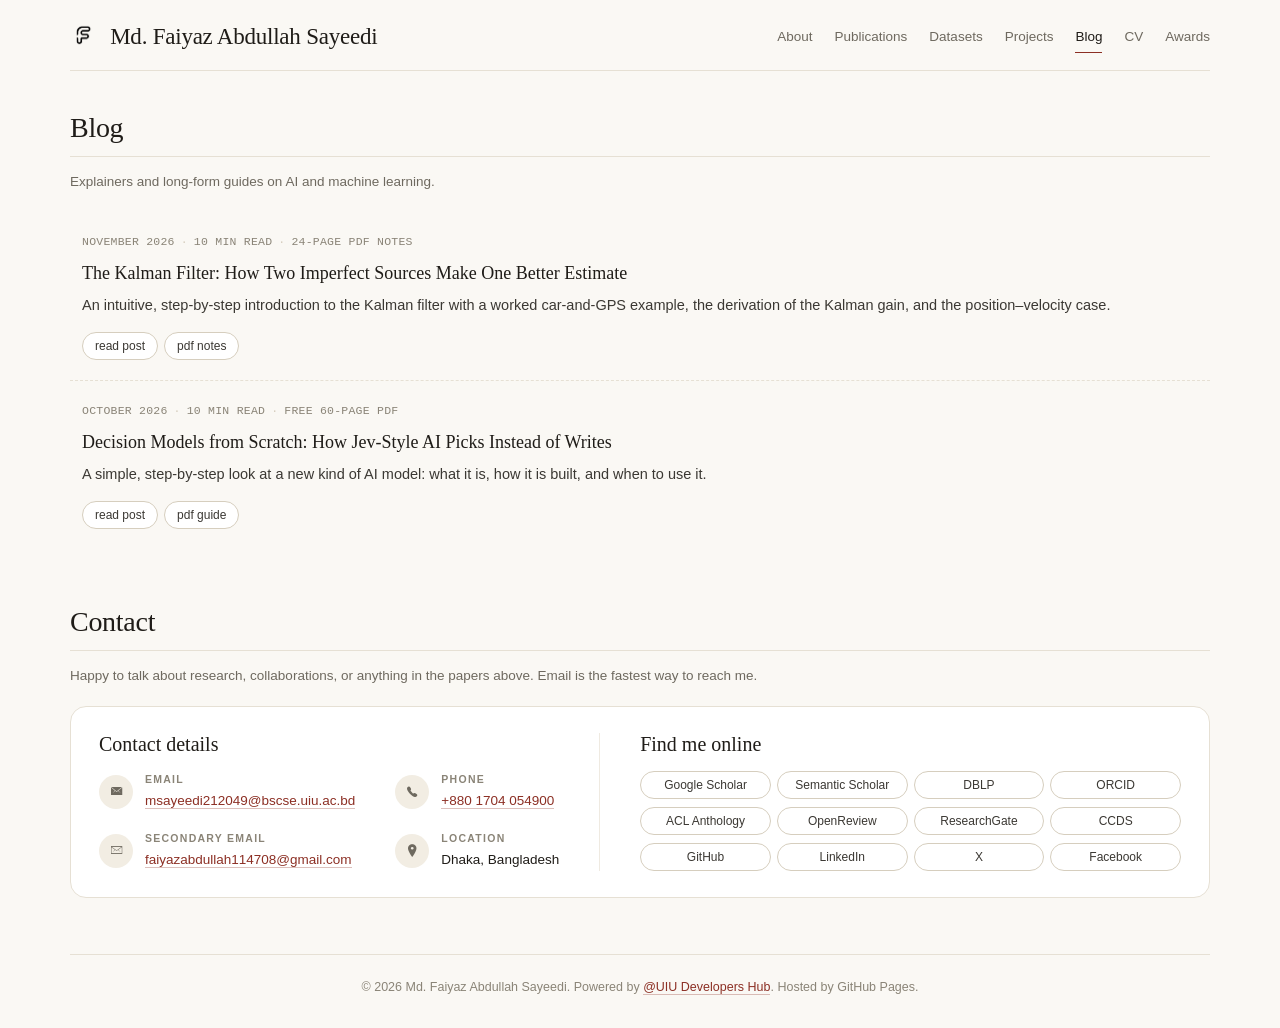
<file: blog/index.html>
<!DOCTYPE html>
<html lang="en">

<head>
    <meta charset="UTF-8">
    <meta name="viewport" content="width=device-width, initial-scale=1">
    <!-- security: load scripts, styles and fonts only from this site and the services listed -->
    <meta http-equiv="Content-Security-Policy"
        content="default-src 'self'; script-src 'self'; style-src 'self' 'unsafe-inline' https://fonts.googleapis.com; font-src 'self' https://fonts.gstatic.com; img-src 'self' data: https:; form-action 'self'; object-src 'none'; base-uri 'self'">
    <title>Md. Faiyaz Abdullah Sayeedi - Blog</title>
    <meta name="description" content="Blog posts and long-form guides by Md. Faiyaz Abdullah Sayeedi.">
    <link rel="icon" type="image/png" href="../img/icon.png">

    <!-- css -->
    <link rel="stylesheet" href="../css/bootstrap.min.css">
    <link rel="stylesheet" href="../css/ionicons.min.css">
    <link rel="stylesheet" href="../css/pace.css">
    <link rel="stylesheet" href="../css/custom.css">

    <!-- js -->
    <script src="../js/pace.min.js"></script>
</head>

<body class="graph-paper">

    <!-- header -->
    <div class="container">
        <header id="site-header">
            <a class="site-brand" href="../index.html">
                <img src="../img/icon.png" alt="" class="logo-icon">
                Md. Faiyaz Abdullah <span>Sayeedi</span>
            </a>
            <nav class="site-nav" aria-label="Main">
                <ul>
                    <li><a href="../index.html">About</a></li>
                    <li><a href="../publications.html">Publications</a></li>
                    <li><a href="../datasets.html">Datasets</a></li>
                    <li><a href="../projects.html">Projects</a></li>
                    <li><span class="current">Blog</span></li>
                    <li><a href="../curriculumvita.html">CV</a></li>
                    <li><a href="../honor_achievement.html">Awards</a></li>
                </ul>
            </nav>
            <button type="button" id="trigger-overlay" class="menu-toggle" aria-label="Open menu"
                aria-controls="site-menu" aria-expanded="false">
                <span class="ion-navicon"></span>
            </button>
        </header>
    </div>

    <div class="content-body">
        <div class="container">
            <h2 class="section-title">Blog</h2>
            <p class="section-note">Explainers and long-form guides on AI and machine learning.</p>

            <ul class="blog-list">
                <li class="blog-card">
                    <p class="blog-meta">November 2026<span class="dot">&middot;</span>10 min read<span class="dot">&middot;</span>24-page PDF notes</p>
                    <h3 class="blog-card-title"><a href="kalman-filter.html">The Kalman Filter: How Two Imperfect Sources Make One Better Estimate</a></h3>
                    <p class="blog-excerpt">An intuitive, step-by-step introduction to the Kalman filter with a worked car-and-GPS example, the derivation of the Kalman gain, and the position–velocity case.</p>
                    <ul class="pub-links">
                        <li><a href="kalman-filter.html">read post</a></li>
                        <li><a href="Kalman_Filter_Notes.pdf" target="_blank" rel="noopener">pdf notes</a></li>
                    </ul>
                </li>
                <li class="blog-card">
                    <p class="blog-meta">October 2026<span class="dot">&middot;</span>10 min read<span class="dot">&middot;</span>Free 60-page PDF</p>
                    <h3 class="blog-card-title"><a href="decision-models-from-scratch.html">Decision Models from Scratch: How Jev-Style AI Picks Instead of Writes</a></h3>
                    <p class="blog-excerpt">A simple, step-by-step look at a new kind of AI model: what it is, how it is built, and when to use it.</p>
                    <ul class="pub-links">
                        <li><a href="decision-models-from-scratch.html">read post</a></li>
                        <li><a href="Decision_Models_from_Scratch.pdf" target="_blank" rel="noopener">pdf guide</a></li>
                    </ul>
                </li>
            </ul>
        </div>

        <div class="container">
            <!-- Contact -->
            <div class="row">
                <div class="col-md-12 section" id="contact">
                    <h2 class="section-title">Contact</h2>
                    <p class="section-note">Happy to talk about research, collaborations, or anything in the papers above.
                        Email is the fastest way to reach me.</p>

                    <div class="contact-block">
                        <div class="contact-panel contact-wide">
                            <div class="contact-col">
                                <h3>Contact details</h3>
                                <ul class="contact-details">
                                    <li>
                                        <span class="ci ion-ios-email"></span>
                                        <span>
                                            <span class="cd-label">Email</span>
                                            <span class="cd-value"><a href="mailto:msayeedi212049@bscse.uiu.ac.bd">msayeedi212049@bscse.uiu.ac.bd</a></span>
                                        </span>
                                    </li>
                                    <li>
                                        <span class="ci ion-ios-email-outline"></span>
                                        <span>
                                            <span class="cd-label">Secondary email</span>
                                            <span class="cd-value"><a href="mailto:faiyazabdullah114708@gmail.com">faiyazabdullah114708@gmail.com</a></span>
                                        </span>
                                    </li>
                                    <li>
                                        <span class="ci ion-ios-telephone"></span>
                                        <span>
                                            <span class="cd-label">Phone</span>
                                            <span class="cd-value"><a href="tel:+8801704054900">+880 1704 054900</a></span>
                                        </span>
                                    </li>
                                    <li>
                                        <span class="ci ion-ios-location"></span>
                                        <span>
                                            <span class="cd-label">Location</span>
                                            <span class="cd-value">Dhaka, Bangladesh</span>
                                        </span>
                                    </li>
                                </ul>
                            </div>
                            <div class="contact-col contact-col-online">
                                <h3>Find me online</h3>
                                <ul class="profile-links">
                                    <li><a href="https://scholar.google.com/citations?user=gLTfVpwAAAAJ&hl=en" target="_blank" rel="noopener">Google Scholar</a></li>
                                    <li><a href="https://www.semanticscholar.org/author/Md.-Faiyaz-Abdullah-Sayeedi/2248826908" target="_blank" rel="noopener">Semantic Scholar</a></li>
                                    <li><a href="https://dblp.org/pid/374/6271.html" target="_blank" rel="noopener">DBLP</a></li>
                                    <li><a href="https://orcid.org/0009-0007-3079-7806" target="_blank" rel="noopener">ORCID</a></li>
                                    <li><a href="https://aclanthology.org/people/md-faiyaz-abdullah-sayeedi/" target="_blank" rel="noopener">ACL Anthology</a></li>
                                    <li><a href="https://openreview.net/profile?id=%7EMd._Faiyaz_Abdullah_Sayeedi1" target="_blank" rel="noopener">OpenReview</a></li>
                                    <li><a href="https://www.researchgate.net/profile/Md-Sayeedi" target="_blank" rel="noopener">ResearchGate</a></li>
                                    <li><a href="https://ccds.ai/people/faiyaz-abdullah-sayeedi" target="_blank" rel="noopener">CCDS</a></li>
                                    <li><a href="https://github.com/faiyazabdullah" target="_blank" rel="noopener">GitHub</a></li>
                                    <li><a href="https://www.linkedin.com/in/mdfaiyazabdullahsayeedi/" target="_blank" rel="noopener">LinkedIn</a></li>
                                    <li><a href="https://x.com/MFaiyazAS" target="_blank" rel="noopener">X</a></li>
                                    <li><a href="https://www.facebook.com/faiyazabdullah336908" target="_blank" rel="noopener">Facebook</a></li>
                                </ul>
                            </div>
                        </div>
                    </div>
                </div>
            </div>
        </div>

    </div>

    <!-- footer -->
    <footer id="site-footer">
        <div class="container">
            <p class="copyright">&copy; 2026 Md. Faiyaz Abdullah Sayeedi. Powered by <a
                href="https://github.com/UIU-Developers-Hub">@UIU Developers Hub</a>. Hosted by GitHub Pages.</p>
        </div>
    </footer>

    <button type="button" id="back-to-top" aria-label="Back to top"><span class="ion-chevron-up"></span></button>

    <!-- mobile menu -->
    <div class="overlay" id="site-menu">
        <button type="button" class="overlay-close" aria-label="Close menu"><span class="ion-ios-close-empty"></span></button>
        <nav aria-label="Mobile">
            <ul>
                <li><a href="../index.html">About</a></li>
                <li><a href="../publications.html">Publications</a></li>
                <li><a href="../datasets.html">Datasets</a></li>
                <li><a href="../projects.html">Projects</a></li>
                <li><span class="current">Blog</span></li>
                <li><a href="../curriculumvita.html">CV</a></li>
                <li><a href="../honor_achievement.html">Awards</a></li>
            </ul>
        </nav>
    </div>

    <script src="../js/script.js"></script>
</body>

</html>
</file>
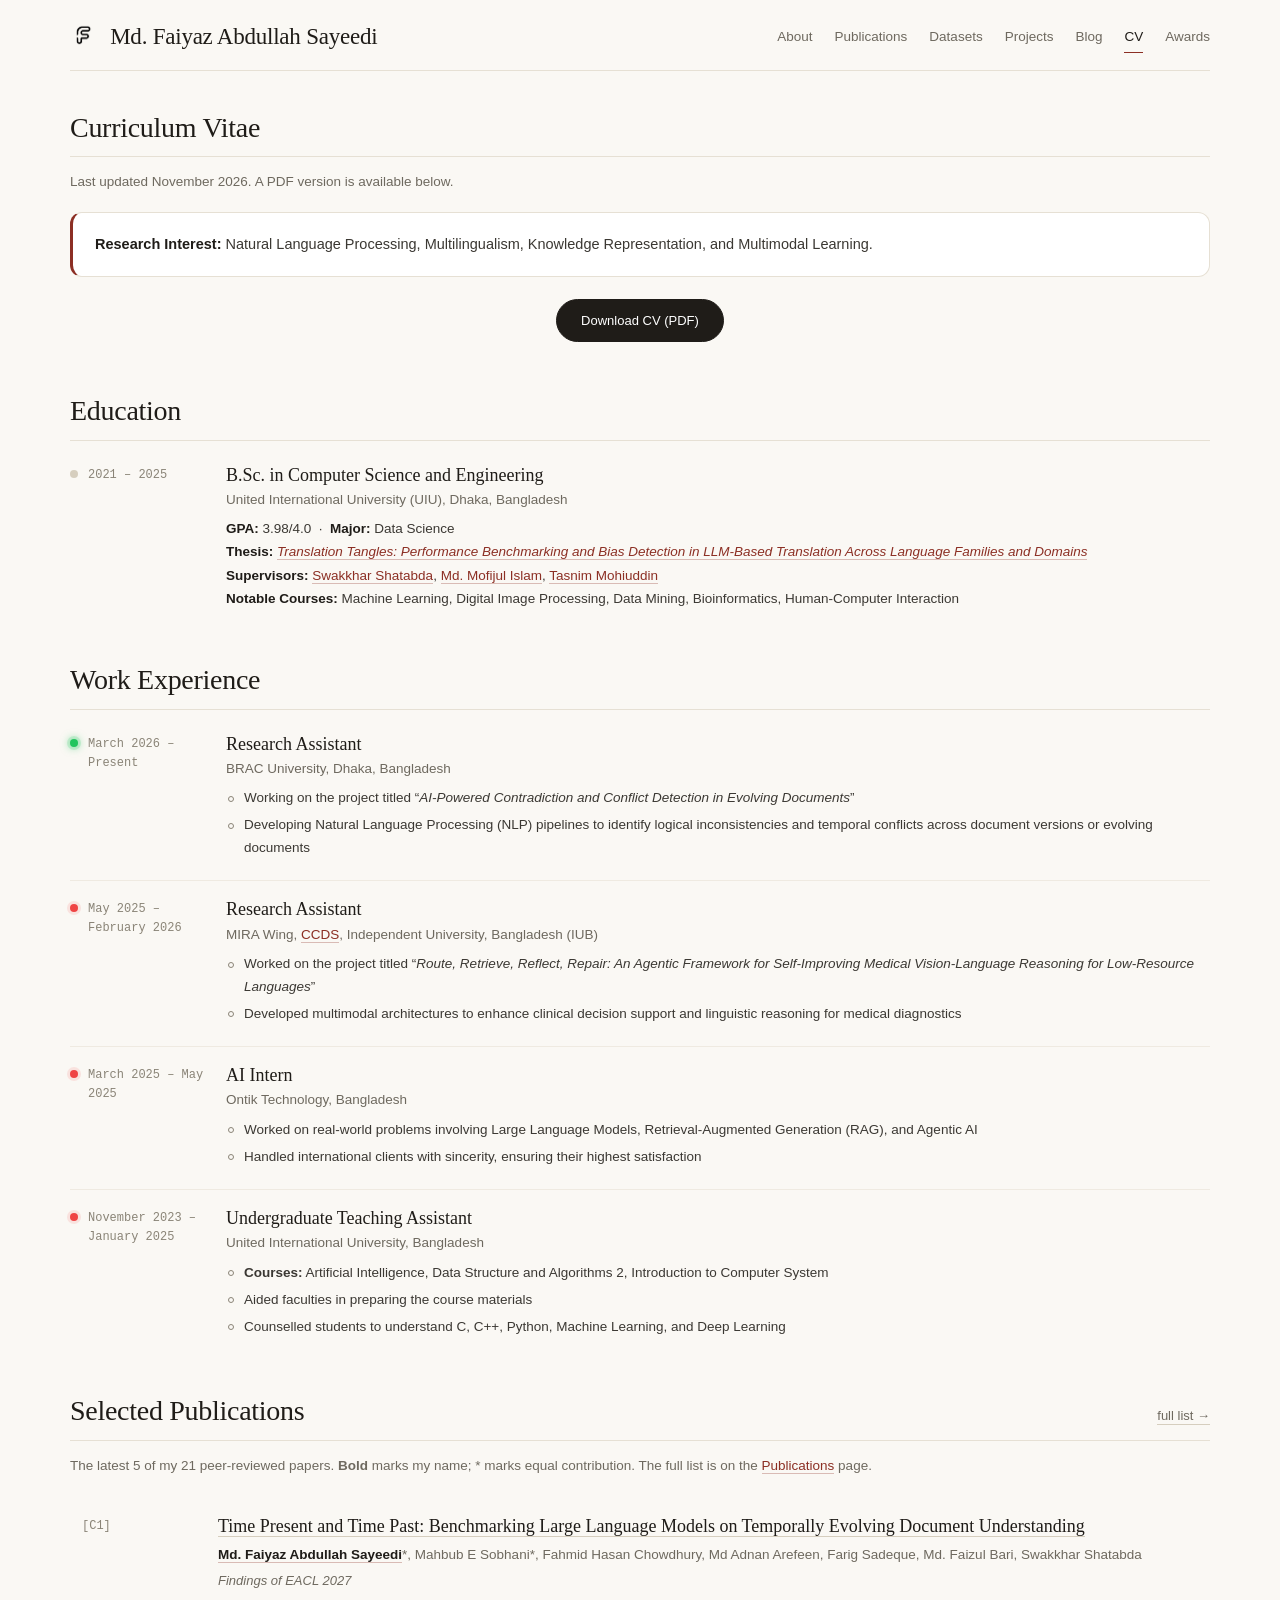
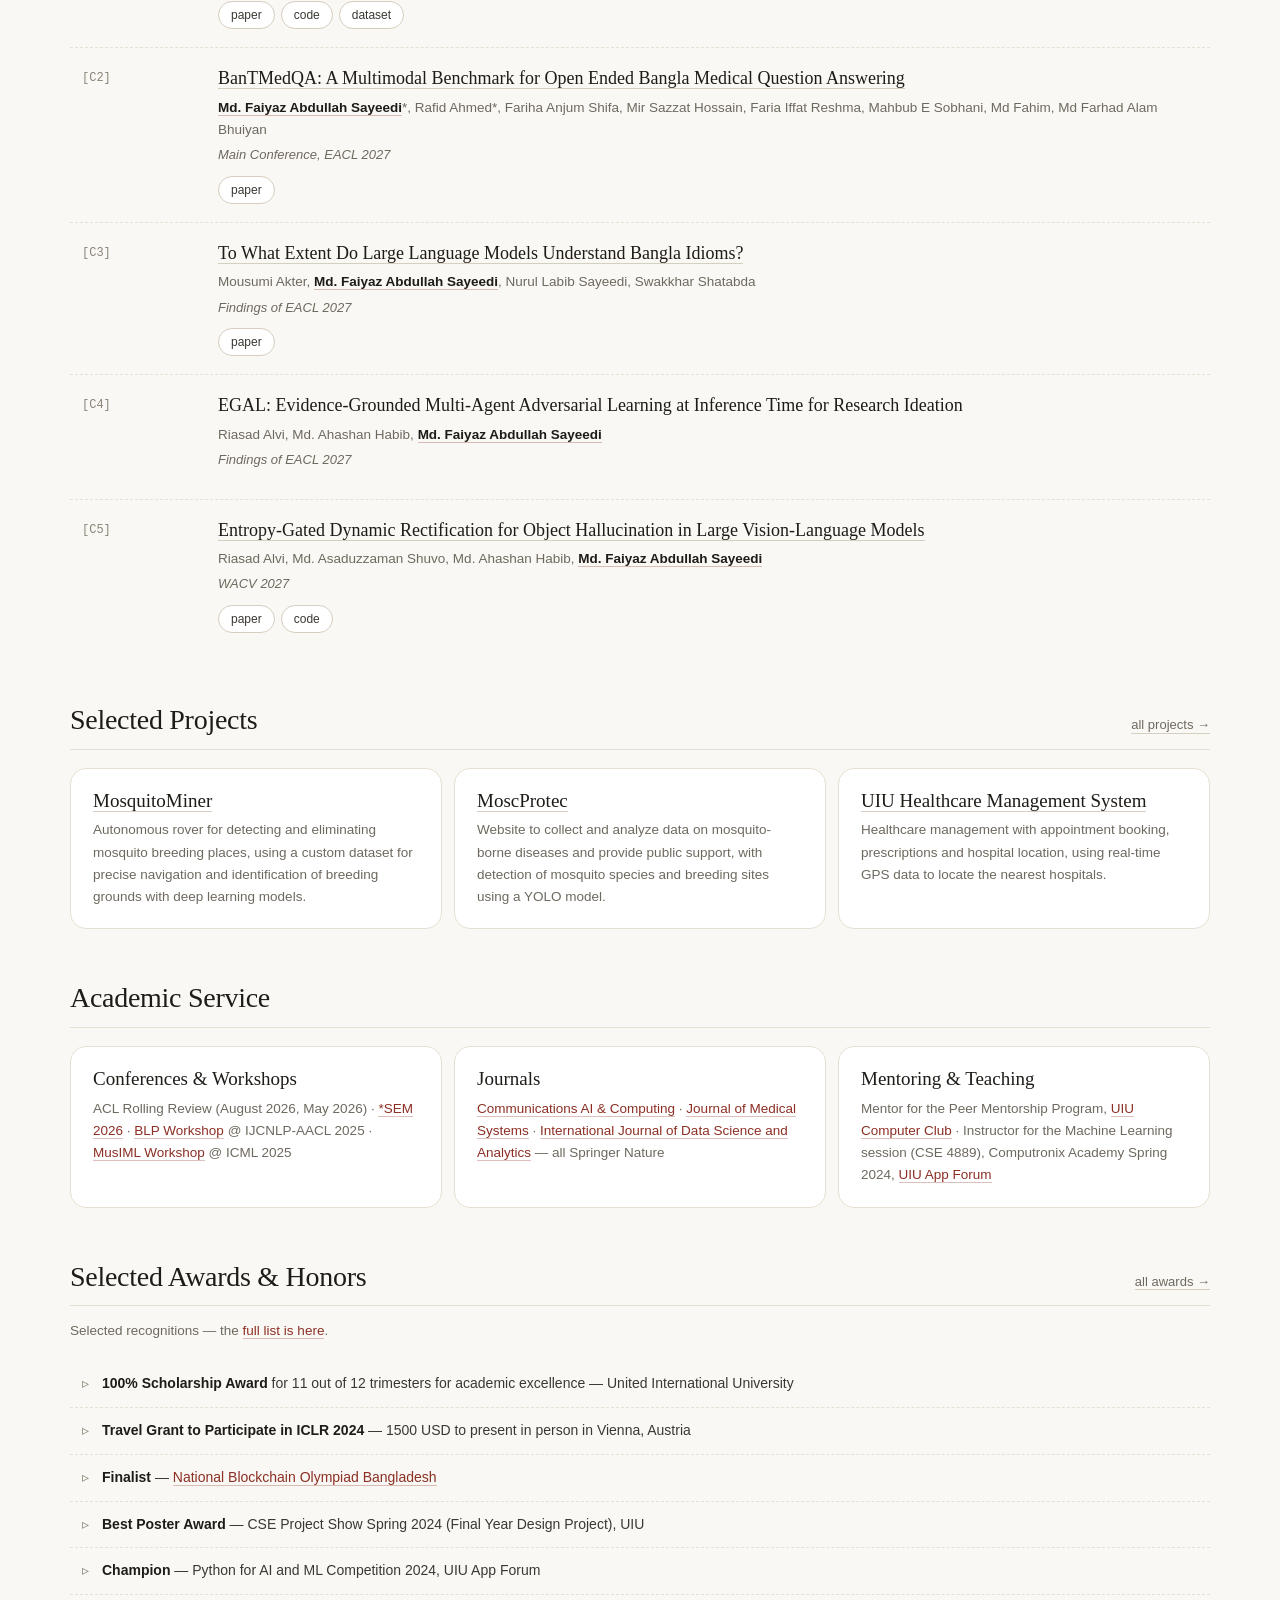
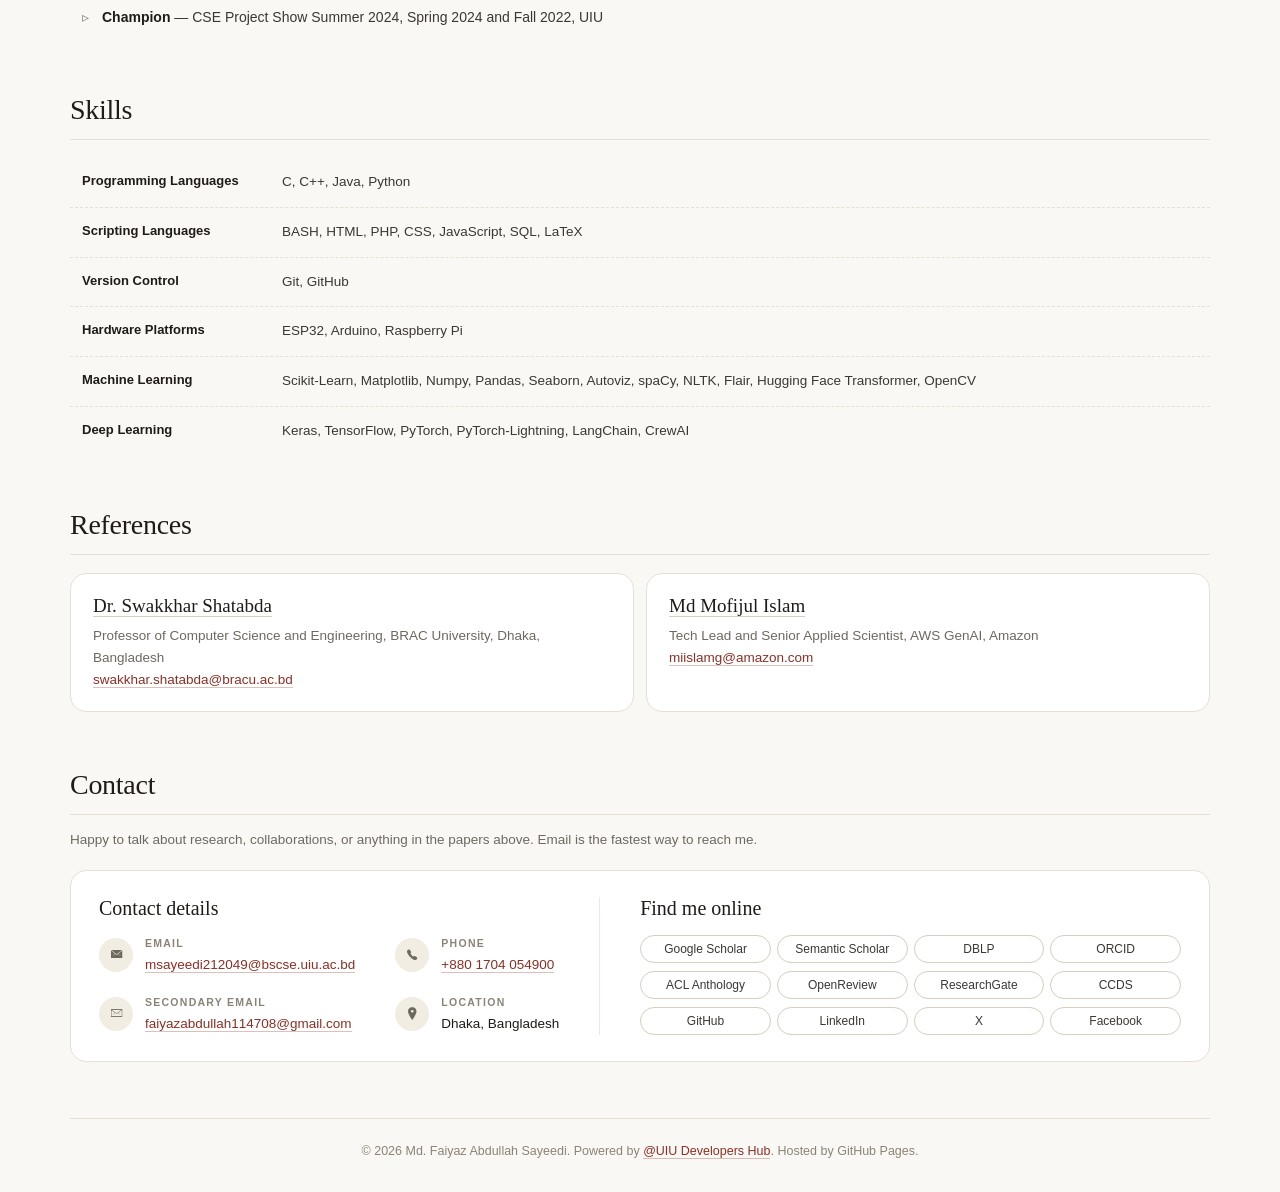
<file: curriculumvita.html>
<!DOCTYPE html>
<html lang="en">

<head>
    <meta charset="UTF-8">
    <meta name="viewport" content="width=device-width, initial-scale=1">
    <!-- security: load scripts, styles and fonts only from this site and the services listed -->
    <meta http-equiv="Content-Security-Policy"
        content="default-src 'self'; script-src 'self'; style-src 'self' 'unsafe-inline' https://fonts.googleapis.com; font-src 'self' https://fonts.gstatic.com; img-src 'self' data: https:; form-action 'self'; object-src 'none'; base-uri 'self'">
    <title>Md. Faiyaz Abdullah Sayeedi - CV</title>
    <link rel="icon" type="image/png" href="img/icon.png">

    <!-- css -->
    <link rel="stylesheet" href="css/bootstrap.min.css">
    <link rel="stylesheet" href="css/ionicons.min.css">
    <link rel="stylesheet" href="css/pace.css">
    <link rel="stylesheet" href="css/custom.css">

    <!-- js -->
    <script src="js/pace.min.js"></script>
</head>

<body class="graph-paper">
    <!-- header -->
    <div class="container">
        <header id="site-header">
            <a class="site-brand" href="index.html">
                <img src="img/icon.png" alt="" class="logo-icon">
                Md. Faiyaz Abdullah <span>Sayeedi</span>
            </a>
            <nav class="site-nav" aria-label="Main">
                <ul>
                    <li><a href="index.html">About</a></li>
                    <li><a href="publications.html">Publications</a></li>
                    <li><a href="datasets.html">Datasets</a></li>
                    <li><a href="projects.html">Projects</a></li>
                    <li><a href="blog/index.html">Blog</a></li>
                    <li><span class="current">CV</span></li>
                    <li><a href="honor_achievement.html">Awards</a></li>
                </ul>
            </nav>
            <button type="button" id="trigger-overlay" class="menu-toggle" aria-label="Open menu"
                aria-controls="site-menu" aria-expanded="false">
                <span class="ion-navicon"></span>
            </button>
        </header>
    </div>

    <div class="content-body">
        <div class="container">
            <div class="row">
                <main class="col-md-12">
                <h2 class="section-title">Curriculum Vitae</h2>

                <p class="section-note">Last updated November 2026. A PDF version is available below.</p>

                <p class="cv-lead">
                    <strong>Research Interest:</strong> Natural Language Processing, Multilingualism, Knowledge Representation, and
                    Multimodal Learning.
                </p>

                <div class="cv-actions">
                    <a href="cv/Faiyaz_CV.pdf" target="_blank"
                        rel="noopener" class="btn-cv">Download CV (PDF)</a>
                </div>

                <h2 class="section-title">Education</h2>

                <ul class="timeline">
                    <li>
                        <span class="tl-role">B.Sc. in Computer Science and Engineering</span>
                        <span class="tl-where">United International University (UIU), Dhaka, Bangladesh</span>
                        <span class="tl-when">2021 &ndash; 2025</span>
                        <span class="tl-meta"><strong>GPA:</strong> 3.98/4.0 &nbsp;&middot;&nbsp; <strong>Major:</strong> Data Science<br><strong>Thesis:</strong> <a href="https://drive.google.com/file/d/1RiYkFMJryr4oOoHeg9YXEk3Rji0Lpd9t/view" target="_blank" rel="noopener"><em>Translation Tangles: Performance Benchmarking and Bias Detection in LLM-Based Translation Across Language Families and Domains</em></a><br><strong>Supervisors:</strong> <a href="https://www.bracu.ac.bd/about/people/swakkhar-shatabda-phd" target="_blank" rel="noopener">Swakkhar Shatabda</a>, <a href="https://mmiakashs.github.io/" target="_blank" rel="noopener">Md. Mofijul Islam</a>, <a href="https://taasnim.github.io/" target="_blank" rel="noopener">Tasnim Mohiuddin</a><br><strong>Notable Courses:</strong> Machine Learning, Digital Image Processing, Data Mining, Bioinformatics, Human-Computer Interaction</span>
                    </li>
                </ul>

                <h2 class="section-title">Work Experience</h2>

                <ul class="timeline">
                    <li class="tl-current">
                        <span class="tl-role">Research Assistant</span>
                        <span class="tl-where">BRAC University, Dhaka, Bangladesh</span>
                        <span class="tl-when">March 2026 &ndash; Present</span>
                        <ul class="tl-points">
                            <li>Working on the project titled &ldquo;<em>AI-Powered Contradiction and Conflict Detection in Evolving Documents</em>&rdquo;</li>
                            <li>Developing Natural Language Processing (NLP) pipelines to identify logical inconsistencies and temporal conflicts across document versions or evolving documents</li>
                        </ul>
                    </li>
                    <li class="tl-past">
                        <span class="tl-role">Research Assistant</span>
                        <span class="tl-where">MIRA Wing, <a href="https://ccds.ai/people/faiyaz-abdullah-sayeedi" target="_blank" rel="noopener">CCDS</a>, Independent University, Bangladesh (IUB)</span>
                        <span class="tl-when">May 2025 &ndash; February 2026</span>
                        <ul class="tl-points">
                            <li>Worked on the project titled &ldquo;<em>Route, Retrieve, Reflect, Repair: An Agentic Framework for Self-Improving Medical Vision-Language Reasoning for Low-Resource Languages</em>&rdquo;</li>
                            <li>Developed multimodal architectures to enhance clinical decision support and linguistic reasoning for medical diagnostics</li>
                        </ul>
                    </li>
                    <li class="tl-past">
                        <span class="tl-role">AI Intern</span>
                        <span class="tl-where">Ontik Technology, Bangladesh</span>
                        <span class="tl-when">March 2025 &ndash; May 2025</span>
                        <ul class="tl-points">
                            <li>Worked on real-world problems involving Large Language Models, Retrieval-Augmented Generation (RAG), and Agentic AI</li>
                            <li>Handled international clients with sincerity, ensuring their highest satisfaction</li>
                        </ul>
                    </li>
                    <li class="tl-past">
                        <span class="tl-role">Undergraduate Teaching Assistant</span>
                        <span class="tl-where">United International University, Bangladesh</span>
                        <span class="tl-when">November 2023 &ndash; January 2025</span>
                        <ul class="tl-points">
                            <li><strong>Courses:</strong> Artificial Intelligence, Data Structure and Algorithms 2, Introduction to Computer System</li>
                            <li>Aided faculties in preparing the course materials</li>
                            <li>Counselled students to understand C, C++, Python, Machine Learning, and Deep Learning</li>
                        </ul>
                    </li>
                </ul>

                <h2 class="section-title">Selected Publications <a class="section-more" href="publications.html">full list &rarr;</a></h2>
                <p class="section-note">The latest 5 of my 21 peer-reviewed papers. <strong>Bold</strong> marks my name; * marks equal contribution. The full list is on the <a href="publications.html">Publications</a> page.</p>

                <ul class="pub-list">
                    <li class="pub-item">
                        <span class="pub-id">[C1]</span>
                        <div class="pub-body">
                            <h3 class="pub-title"><a href="https://arxiv.org/abs/2608.08512" target="_blank" rel="noopener">Time Present and Time Past: Benchmarking Large Language Models on Temporally Evolving Document Understanding</a></h3>
                            <p class="pub-authors"><span class="me">Md. Faiyaz Abdullah Sayeedi</span>*, Mahbub E Sobhani*, Fahmid Hasan Chowdhury, Md Adnan Arefeen, Farig Sadeque, Md. Faizul Bari, Swakkhar Shatabda</p>
                            <p class="pub-venue">Findings of EACL 2027</p>
                            <ul class="pub-links">
                                <li><a href="https://arxiv.org/abs/2608.08512" target="_blank" rel="noopener">paper</a></li>
                                <li><a href="https://github.com/icsetepa44/TIDE" target="_blank" rel="noopener">code</a></li>
                                <li><a href="https://huggingface.co/datasets/mahbubhimel/TIDE" target="_blank" rel="noopener">dataset</a></li>
                            </ul>
                        </div>
                    </li>
                    <li class="pub-item">
                        <span class="pub-id">[C2]</span>
                        <div class="pub-body">
                            <h3 class="pub-title"><a href="https://openreview.net/forum?id=8qMoEJHJtU" target="_blank" rel="noopener">BanTMedQA: A Multimodal Benchmark for Open Ended Bangla Medical Question Answering</a></h3>
                            <p class="pub-authors"><span class="me">Md. Faiyaz Abdullah Sayeedi</span>*, Rafid Ahmed*, Fariha Anjum Shifa, Mir Sazzat Hossain, Faria Iffat Reshma, Mahbub E Sobhani, Md Fahim, Md Farhad Alam Bhuiyan</p>
                            <p class="pub-venue">Main Conference, EACL 2027</p>
                            <ul class="pub-links">
                                <li><a href="https://openreview.net/forum?id=8qMoEJHJtU" target="_blank" rel="noopener">paper</a></li>
                            </ul>
                        </div>
                    </li>
                    <li class="pub-item">
                        <span class="pub-id">[C3]</span>
                        <div class="pub-body">
                            <h3 class="pub-title"><a href="https://arxiv.org/abs/2609.03410" target="_blank" rel="noopener">To What Extent Do Large Language Models Understand Bangla Idioms?</a></h3>
                            <p class="pub-authors">Mousumi Akter, <span class="me">Md. Faiyaz Abdullah Sayeedi</span>, Nurul Labib Sayeedi, Swakkhar Shatabda</p>
                            <p class="pub-venue">Findings of EACL 2027</p>
                            <ul class="pub-links">
                                <li><a href="https://arxiv.org/abs/2609.03410" target="_blank" rel="noopener">paper</a></li>
                            </ul>
                        </div>
                    </li>
                    <li class="pub-item">
                        <span class="pub-id">[C4]</span>
                        <div class="pub-body">
                            <h3 class="pub-title">EGAL: Evidence-Grounded Multi-Agent Adversarial Learning at Inference Time for Research Ideation</h3>
                            <p class="pub-authors">Riasad Alvi, Md. Ahashan Habib, <span class="me">Md. Faiyaz Abdullah Sayeedi</span></p>
                            <p class="pub-venue">Findings of EACL 2027</p>
                        </div>
                    </li>
                    <li class="pub-item">
                        <span class="pub-id">[C5]</span>
                        <div class="pub-body">
                            <h3 class="pub-title"><a href="publications/3757_EGDR_camera_ready.pdf" target="_blank" rel="noopener">Entropy-Gated Dynamic Rectification for Object Hallucination in Large Vision-Language Models</a></h3>
                            <p class="pub-authors">Riasad Alvi, Md. Asaduzzaman Shuvo, Md. Ahashan Habib, <span class="me">Md. Faiyaz Abdullah Sayeedi</span></p>
                            <p class="pub-venue">WACV 2027</p>
                            <ul class="pub-links">
                                <li><a href="publications/3757_EGDR_camera_ready.pdf" target="_blank" rel="noopener">paper</a></li>
                                <li><a href="https://github.com/alvi-uiu/EGDR" target="_blank" rel="noopener">code</a></li>
                            </ul>
                        </div>
                    </li>
                </ul>

                <h2 class="section-title">Selected Projects <a class="section-more" href="projects.html">all projects &rarr;</a></h2>

                <ul class="interest-grid">
                    <li>
                        <h4><a href="https://github.com/faiyazabdullah/MosquitoMiner" target="_blank" rel="noopener">MosquitoMiner</a></h4>
                        <p>Autonomous rover for detecting and eliminating mosquito breeding places, using a custom dataset for precise navigation and identification of breeding grounds with deep learning models.</p>
                    </li>
                    <li>
                        <h4><a href="https://github.com/TawsifTorabi/MoscProtec" target="_blank" rel="noopener">MoscProtec</a></h4>
                        <p>Website to collect and analyze data on mosquito-borne diseases and provide public support, with detection of mosquito species and breeding sites using a YOLO model.</p>
                    </li>
                    <li>
                        <h4><a href="https://github.com/taimur-git/uiu-health" target="_blank" rel="noopener">UIU Healthcare Management System</a></h4>
                        <p>Healthcare management with appointment booking, prescriptions and hospital location, using real-time GPS data to locate the nearest hospitals.</p>
                    </li>
                </ul>

                <h2 class="section-title">Academic Service</h2>

                <ul class="interest-grid">
                    <li>
                        <h4>Conferences &amp; Workshops</h4>
                        <p>ACL Rolling Review (August 2026, May 2026) &middot; <a href="https://starsem2026.github.io/" target="_blank" rel="noopener">*SEM 2026</a> &middot; <a href="https://blp-workshop.github.io/" target="_blank" rel="noopener">BLP Workshop</a> @ IJCNLP-AACL 2025 &middot; <a href="https://www.musiml.org/" target="_blank" rel="noopener">MusIML Workshop</a> @ ICML 2025</p>
                    </li>
                    <li>
                        <h4>Journals</h4>
                        <p><a href="https://www.nature.com/commsaicomp/" target="_blank" rel="noopener">Communications AI &amp; Computing</a> &middot; <a href="https://link.springer.com/journal/10916" target="_blank" rel="noopener">Journal of Medical Systems</a> &middot; <a href="https://link.springer.com/journal/41060" target="_blank" rel="noopener">International Journal of Data Science and Analytics</a> &mdash; all Springer Nature</p>
                    </li>
                    <li>
                        <h4>Mentoring &amp; Teaching</h4>
                        <p>Mentor for the Peer Mentorship Program, <a href="https://uiucomputerclub.org/" target="_blank" rel="noopener">UIU Computer Club</a> &middot; Instructor for the Machine Learning session (CSE 4889), Computronix Academy Spring 2024, <a href="https://www.facebook.com/uiuappf/" target="_blank" rel="noopener">UIU App Forum</a></p>
                    </li>
                </ul>

                <h2 class="section-title">Selected Awards &amp; Honors <a class="section-more" href="honor_achievement.html">all awards &rarr;</a></h2>
                <p class="section-note">Selected recognitions &mdash; the <a href="honor_achievement.html">full list is here</a>.</p>

                <ul class="cv-list">
                    <li><strong>100% Scholarship Award</strong> for 11 out of 12 trimesters for academic excellence &mdash; United International University</li>
                    <li><strong>Travel Grant to Participate in ICLR 2024</strong> &mdash; 1500 USD to present in person in Vienna, Austria</li>
                    <li><strong>Finalist</strong> &mdash; <a href="https://bcolbd.org/" target="_blank" rel="noopener">National Blockchain Olympiad Bangladesh</a></li>
                    <li><strong>Best Poster Award</strong> &mdash; CSE Project Show Spring 2024 (Final Year Design Project), UIU</li>
                    <li><strong>Champion</strong> &mdash; Python for AI and ML Competition 2024, UIU App Forum</li>
                    <li><strong>Champion</strong> &mdash; CSE Project Show Summer 2024, Spring 2024 and Fall 2022, UIU</li>
                </ul>

                <h2 class="section-title">Skills</h2>

                <dl class="skill-list">
                    <div class="skill-row">
                        <dt>Programming Languages</dt>
                        <dd>C, C++, Java, Python</dd>
                    </div>
                    <div class="skill-row">
                        <dt>Scripting Languages</dt>
                        <dd>BASH, HTML, PHP, CSS, JavaScript, SQL, LaTeX</dd>
                    </div>
                    <div class="skill-row">
                        <dt>Version Control</dt>
                        <dd>Git, GitHub</dd>
                    </div>
                    <div class="skill-row">
                        <dt>Hardware Platforms</dt>
                        <dd>ESP32, Arduino, Raspberry Pi</dd>
                    </div>
                    <div class="skill-row">
                        <dt>Machine Learning</dt>
                        <dd>Scikit-Learn, Matplotlib, Numpy, Pandas, Seaborn, Autoviz, spaCy, NLTK, Flair, Hugging Face Transformer, OpenCV</dd>
                    </div>
                    <div class="skill-row">
                        <dt>Deep Learning</dt>
                        <dd>Keras, TensorFlow, PyTorch, PyTorch-Lightning, LangChain, CrewAI</dd>
                    </div>
                </dl>

                <h2 class="section-title">References</h2>

                <ul class="interest-grid">
                    <li>
                        <h4><a href="https://www.bracu.ac.bd/about/people/swakkhar-shatabda" target="_blank" rel="noopener">Dr. Swakkhar Shatabda</a></h4>
                        <p>Professor of Computer Science and Engineering, BRAC University, Dhaka, Bangladesh<br><a href="mailto:swakkhar.shatabda@bracu.ac.bd">swakkhar.shatabda@bracu.ac.bd</a></p>
                    </li>
                    <li>
                        <h4><a href="https://mmiakashs.github.io/" target="_blank" rel="noopener">Md Mofijul Islam</a></h4>
                        <p>Tech Lead and Senior Applied Scientist, AWS GenAI, Amazon<br><a href="mailto:miislamg@amazon.com">miislamg@amazon.com</a></p>
                    </li>
                </ul>
                </main>
            </div>
        </div>

        <div class="container">
            <!-- Contact -->
            <div class="row">
                <div class="col-md-12 section" id="contact">
                    <h2 class="section-title">Contact</h2>
                    <p class="section-note">Happy to talk about research, collaborations, or anything in the papers above.
                        Email is the fastest way to reach me.</p>

                    <div class="contact-block">
                        <div class="contact-panel contact-wide">
                            <div class="contact-col">
                                <h3>Contact details</h3>
                                <ul class="contact-details">
                                    <li>
                                        <span class="ci ion-ios-email"></span>
                                        <span>
                                            <span class="cd-label">Email</span>
                                            <span class="cd-value"><a href="mailto:msayeedi212049@bscse.uiu.ac.bd">msayeedi212049@bscse.uiu.ac.bd</a></span>
                                        </span>
                                    </li>
                                    <li>
                                        <span class="ci ion-ios-email-outline"></span>
                                        <span>
                                            <span class="cd-label">Secondary email</span>
                                            <span class="cd-value"><a href="mailto:faiyazabdullah114708@gmail.com">faiyazabdullah114708@gmail.com</a></span>
                                        </span>
                                    </li>
                                    <li>
                                        <span class="ci ion-ios-telephone"></span>
                                        <span>
                                            <span class="cd-label">Phone</span>
                                            <span class="cd-value"><a href="tel:+8801704054900">+880 1704 054900</a></span>
                                        </span>
                                    </li>
                                    <li>
                                        <span class="ci ion-ios-location"></span>
                                        <span>
                                            <span class="cd-label">Location</span>
                                            <span class="cd-value">Dhaka, Bangladesh</span>
                                        </span>
                                    </li>
                                </ul>
                            </div>
                            <div class="contact-col contact-col-online">
                                <h3>Find me online</h3>
                                <ul class="profile-links">
                                    <li><a href="https://scholar.google.com/citations?user=gLTfVpwAAAAJ&hl=en" target="_blank" rel="noopener">Google Scholar</a></li>
                                    <li><a href="https://www.semanticscholar.org/author/Md.-Faiyaz-Abdullah-Sayeedi/2248826908" target="_blank" rel="noopener">Semantic Scholar</a></li>
                                    <li><a href="https://dblp.org/pid/374/6271.html" target="_blank" rel="noopener">DBLP</a></li>
                                    <li><a href="https://orcid.org/0009-0007-3079-7806" target="_blank" rel="noopener">ORCID</a></li>
                                    <li><a href="https://aclanthology.org/people/md-faiyaz-abdullah-sayeedi/" target="_blank" rel="noopener">ACL Anthology</a></li>
                                    <li><a href="https://openreview.net/profile?id=%7EMd._Faiyaz_Abdullah_Sayeedi1" target="_blank" rel="noopener">OpenReview</a></li>
                                    <li><a href="https://www.researchgate.net/profile/Md-Sayeedi" target="_blank" rel="noopener">ResearchGate</a></li>
                                    <li><a href="https://ccds.ai/people/faiyaz-abdullah-sayeedi" target="_blank" rel="noopener">CCDS</a></li>
                                    <li><a href="https://github.com/faiyazabdullah" target="_blank" rel="noopener">GitHub</a></li>
                                    <li><a href="https://www.linkedin.com/in/mdfaiyazabdullahsayeedi/" target="_blank" rel="noopener">LinkedIn</a></li>
                                    <li><a href="https://x.com/MFaiyazAS" target="_blank" rel="noopener">X</a></li>
                                    <li><a href="https://www.facebook.com/faiyazabdullah336908" target="_blank" rel="noopener">Facebook</a></li>
                                </ul>
                            </div>
                        </div>
                    </div>
                </div>
            </div>
        </div>

    </div>

    <!-- footer -->
    <footer id="site-footer">
        <div class="container">
            <p class="copyright">&copy; 2026 Md. Faiyaz Abdullah Sayeedi. Powered by <a
                href="https://github.com/UIU-Developers-Hub">@UIU Developers Hub</a>. Hosted by GitHub Pages.</p>
        </div>
    </footer>

    <button type="button" id="back-to-top" aria-label="Back to top"><span class="ion-chevron-up"></span></button>

    <!-- mobile menu -->
    <div class="overlay" id="site-menu">
        <button type="button" class="overlay-close" aria-label="Close menu"><span class="ion-ios-close-empty"></span></button>
        <nav aria-label="Mobile">
            <ul>
                <li><a href="index.html">About</a></li>
                <li><a href="publications.html">Publications</a></li>
                <li><a href="datasets.html">Datasets</a></li>
                <li><a href="projects.html">Projects</a></li>
                <li><a href="blog/index.html">Blog</a></li>
                <li><span class="current">CV</span></li>
                <li><a href="honor_achievement.html">Awards</a></li>
            </ul>
        </nav>
    </div>

    <!-- whatsapp button
    <a href="https://wa.me/+8801704054900?text=Hello%20I%20want%20to%20know%20more..." class="whatsapp-float"
        target="_blank" aria-label="Chat on WhatsApp" style="background-color: rgb(225, 225, 225) !important;">
        <img src="https://img.icons8.com/ios-filled/50/25D366/whatsapp.png" alt="WhatsApp Chat"
            title="Reach me on WhatsApp" style="background-color: rgb(225, 225, 225) !important;" />
    </a> -->

    <script src="js/script.js"></script>
</body>

</html>
</file>
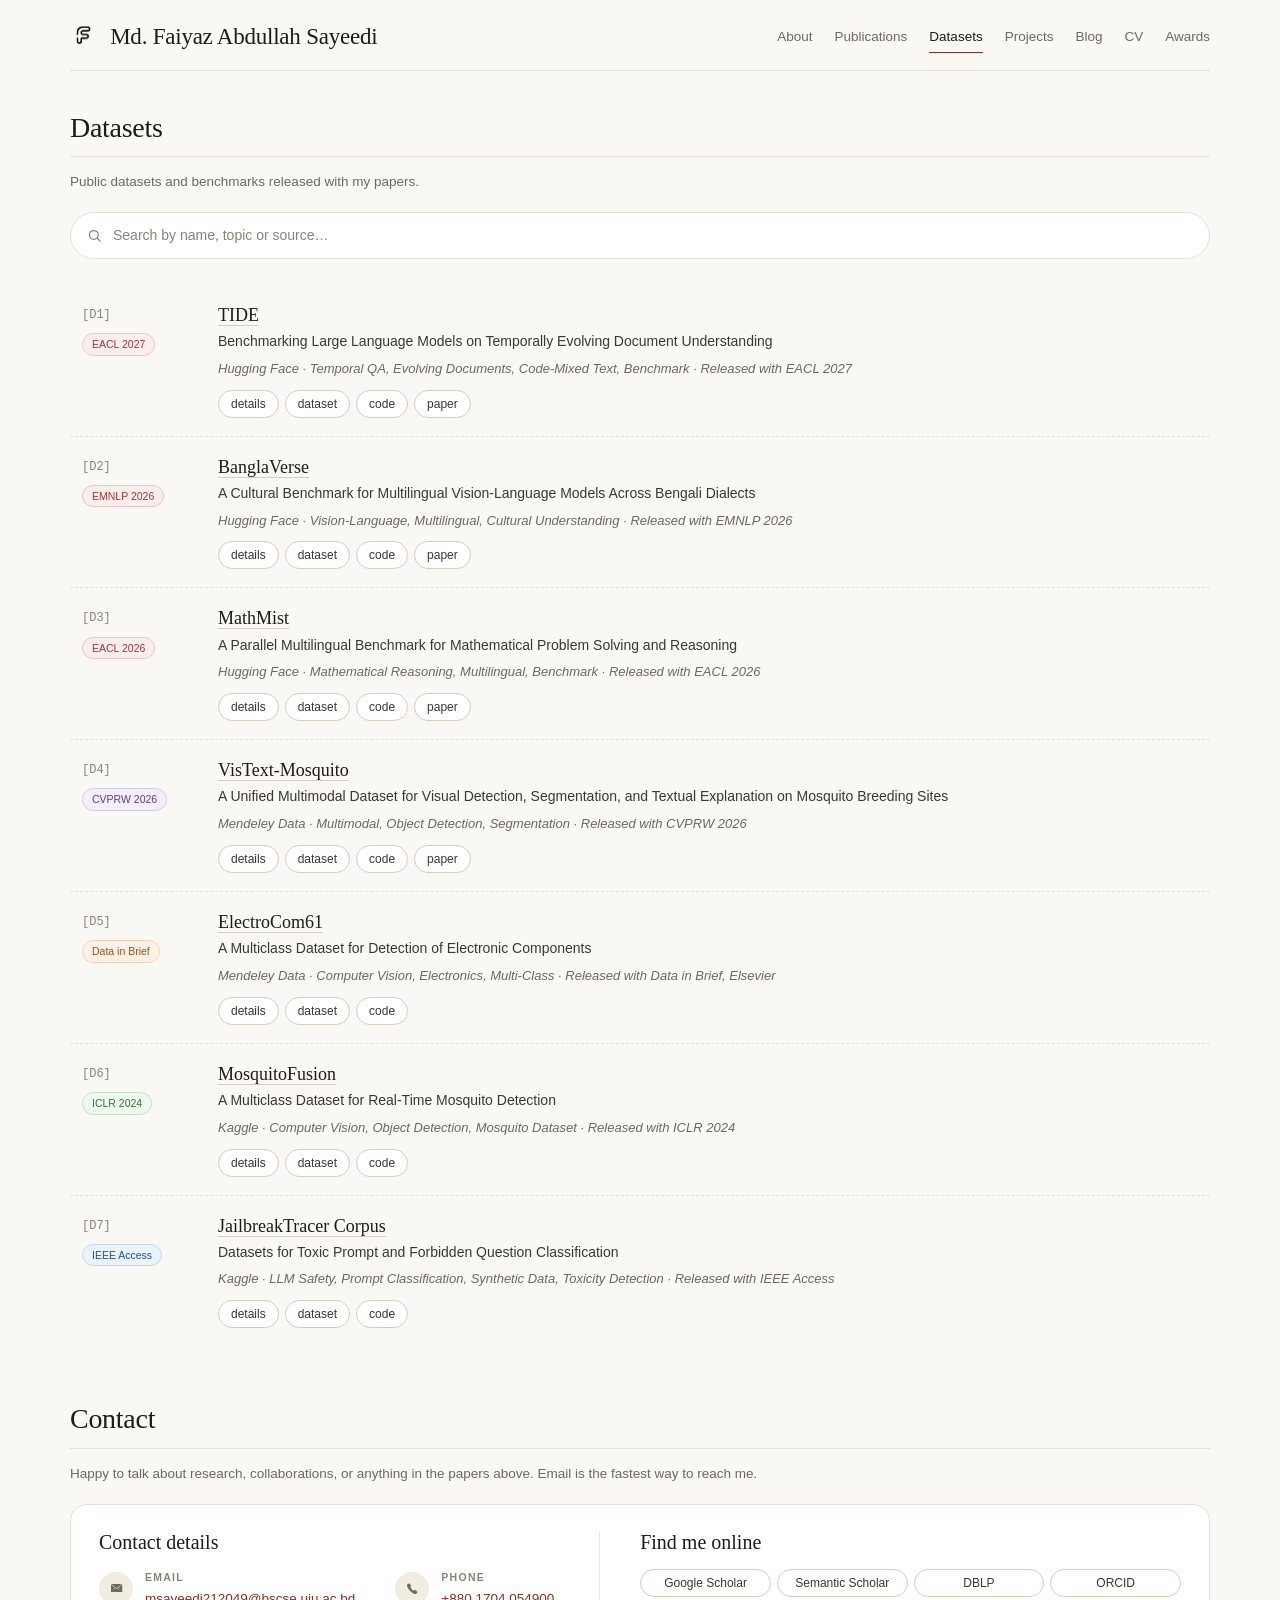
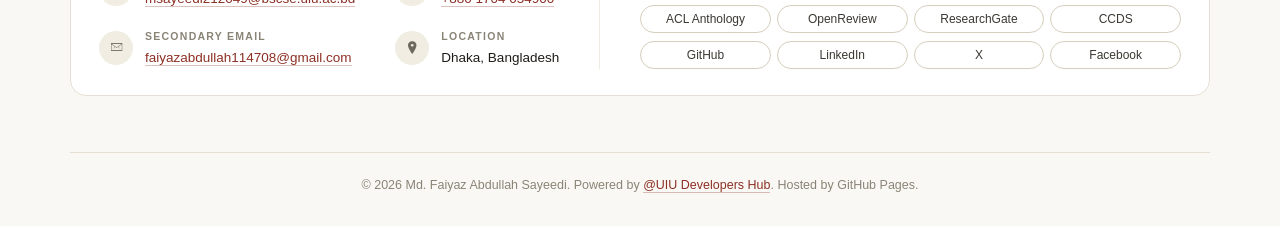
<file: datasets.html>
<!DOCTYPE html>
<html lang="en">

<head>
    <meta charset="UTF-8">
    <meta name="viewport" content="width=device-width, initial-scale=1">
    <!-- security: load scripts, styles and fonts only from this site and the services listed -->
    <meta http-equiv="Content-Security-Policy"
        content="default-src 'self'; script-src 'self'; style-src 'self' 'unsafe-inline' https://fonts.googleapis.com; font-src 'self' https://fonts.gstatic.com; img-src 'self' data: https:; form-action 'self'; object-src 'none'; base-uri 'self'">
    <title>Md. Faiyaz Abdullah Sayeedi - Datasets</title>
    <link rel="icon" type="image/png" href="img/icon.png">

    <!-- css -->
    <link rel="stylesheet" href="css/bootstrap.min.css">
    <link rel="stylesheet" href="css/ionicons.min.css">
    <link rel="stylesheet" href="css/pace.css">
    <link rel="stylesheet" href="css/custom.css">

    <!-- js -->
    <script src="js/pace.min.js"></script>
</head>

<body class="graph-paper">
    <!-- header -->
    <div class="container">
        <header id="site-header">
            <a class="site-brand" href="index.html">
                <img src="img/icon.png" alt="" class="logo-icon">
                Md. Faiyaz Abdullah <span>Sayeedi</span>
            </a>
            <nav class="site-nav" aria-label="Main">
                <ul>
                    <li><a href="index.html">About</a></li>
                    <li><a href="publications.html">Publications</a></li>
                    <li><span class="current">Datasets</span></li>
                    <li><a href="projects.html">Projects</a></li>
                    <li><a href="blog/index.html">Blog</a></li>
                    <li><a href="curriculumvita.html">CV</a></li>
                    <li><a href="honor_achievement.html">Awards</a></li>
                </ul>
            </nav>
            <button type="button" id="trigger-overlay" class="menu-toggle" aria-label="Open menu"
                aria-controls="site-menu" aria-expanded="false">
                <span class="ion-navicon"></span>
            </button>
        </header>
    </div>

    <div class="content-body">
        <div class="container">
            <h2 class="section-title">Datasets</h2>
            <p class="section-note">Public datasets and benchmarks released with my papers.</p>
            <input type="text" id="searchInput" class="pub-search" placeholder="Search by name, topic or source…" autocomplete="off"
                aria-label="Search datasets" data-filter="#dsContainer" data-filter-empty="#dsEmpty">
            <p id="dsEmpty" class="pub-empty" style="display:none;">No datasets match that search.</p>

            <div id="dsContainer" class="list-wrap">
                        <ul class="pub-list">
                            <li class="pub-item">
                                <span class="pub-id">[D1]<span class="pub-tag acl" tabindex="0" data-venue="Hugging Face &middot; Temporal QA, Evolving Documents, Code-Mixed Text, Benchmark &middot; Released with EACL 2027">EACL 2027</span></span>
                                <div class="pub-body">
                                    <h3 class="pub-title"><a href="https://huggingface.co/datasets/mahbubhimel/TIDE" target="_blank" rel="noopener">TIDE</a></h3>
                                    <p class="pub-subtitle">Benchmarking Large Language Models on Temporally Evolving Document Understanding</p>
                                    <p class="pub-venue">Hugging Face &middot; Temporal QA, Evolving Documents, Code-Mixed Text, Benchmark &middot; Released with EACL 2027</p>
                                    <ul class="pub-links">
                                        <li><button type="button" class="pub-toggle" aria-expanded="false" aria-controls="abs-d1"><span class="pub-toggle-label">details</span></button></li>
                                        <li><a href="https://huggingface.co/datasets/mahbubhimel/TIDE" target="_blank" rel="noopener">dataset</a></li>
                                        <li><a href="https://github.com/icsetepa44/TIDE" target="_blank" rel="noopener">code</a></li>
                                        <li><a href="https://arxiv.org/abs/2608.08512" target="_blank" rel="noopener">paper</a></li>
                                    </ul>
                                    <div class="pub-abstract ds-details" id="abs-d1" hidden>
                                        <dl class="ds-facts">
                                            <dt>About</dt><dd>A benchmark for temporally evolving documents. Because the documents are amended and replaced over time, each question is tied to a date, and answering it means finding the version in force on that date.</dd>
                                            <dt>Size</dt><dd>3,050 question–answer pairs</dd>
                                            <dt>Source</dt><dd>644 official customs instruments issued by the Government of Bangladesh, 1969–2025</dd>
                                            <dt>Tasks</dt><dd>8 task types</dd>
                                            <dt>Documents</dt><dd>Deeply code-mixed, with varied layouts and dates in two calendars</dd>
                                            <dt>Annotation</dt><dd>Expert-verified</dd>
                                        </dl>
                                    </div>
                                </div>
                            </li>
                            <li class="pub-item">
                                <span class="pub-id">[D2]<span class="pub-tag acl" tabindex="0" data-venue="Hugging Face &middot; Vision-Language, Multilingual, Cultural Understanding &middot; Released with EMNLP 2026">EMNLP 2026</span></span>
                                <div class="pub-body">
                                    <h3 class="pub-title"><a href="https://huggingface.co/datasets/FaiyazAbdullah114708/BanglaVerse" target="_blank" rel="noopener">BanglaVerse</a></h3>
                                    <p class="pub-subtitle">A Cultural Benchmark for Multilingual Vision-Language Models Across Bengali Dialects</p>
                                    <p class="pub-venue">Hugging Face &middot; Vision-Language, Multilingual, Cultural Understanding &middot; Released with EMNLP 2026</p>
                                    <ul class="pub-links">
                                        <li><button type="button" class="pub-toggle" aria-expanded="false" aria-controls="abs-d2"><span class="pub-toggle-label">details</span></button></li>
                                        <li><a href="https://huggingface.co/datasets/FaiyazAbdullah114708/BanglaVerse" target="_blank" rel="noopener">dataset</a></li>
                                        <li><a href="https://github.com/faiyazabdullah/BanglaVerse" target="_blank" rel="noopener">code</a></li>
                                        <li><a href="https://arxiv.org/abs/2603.21165" target="_blank" rel="noopener">paper</a></li>
                                    </ul>
                                    <div class="pub-abstract ds-details" id="abs-d2" hidden>
                                        <dl class="ds-facts">
                                            <dt>About</dt><dd>A culturally grounded benchmark of how multilingual vision–language models understand Bengali culture across historically linked languages and regional dialects, showing where models succeed at surface-level recognition but fail at cultural reasoning.</dd>
                                            <dt>Images</dt><dd>1,152 manually curated images across 9 domains</dd>
                                            <dt>Tasks</dt><dd>Visual question answering and captioning</dd>
                                            <dt>Languages</dt><dd>4 languages and 5 Bangla dialects</dd>
                                            <dt>Size</dt><dd>~32.2K artifacts</dd>
                                        </dl>
                                    </div>
                                </div>
                            </li>
                            <li class="pub-item">
                                <span class="pub-id">[D3]<span class="pub-tag acl" tabindex="0" data-venue="Hugging Face &middot; Mathematical Reasoning, Multilingual, Benchmark &middot; Released with EACL 2026">EACL 2026</span></span>
                                <div class="pub-body">
                                    <h3 class="pub-title"><a href="https://huggingface.co/datasets/mahbubhimel/MathMist" target="_blank" rel="noopener">MathMist</a></h3>
                                    <p class="pub-subtitle">A Parallel Multilingual Benchmark for Mathematical Problem Solving and Reasoning</p>
                                    <p class="pub-venue">Hugging Face &middot; Mathematical Reasoning, Multilingual, Benchmark &middot; Released with EACL 2026</p>
                                    <ul class="pub-links">
                                        <li><button type="button" class="pub-toggle" aria-expanded="false" aria-controls="abs-d3"><span class="pub-toggle-label">details</span></button></li>
                                        <li><a href="https://huggingface.co/datasets/mahbubhimel/MathMist" target="_blank" rel="noopener">dataset</a></li>
                                        <li><a href="https://github.com/mahbubhimel/MathMist" target="_blank" rel="noopener">code</a></li>
                                        <li><a href="https://arxiv.org/abs/2510.14305" target="_blank" rel="noopener">paper</a></li>
                                    </ul>
                                    <div class="pub-abstract ds-details" id="abs-d3" hidden>
                                        <dl class="ds-facts">
                                            <dt>About</dt><dd>A parallel multilingual benchmark for mathematical problem solving and reasoning. Problems are aligned across languages, isolating the effect of language from mathematical difficulty and exposing reasoning gaps that appear only outside English.</dd>
                                            <dt>Size</dt><dd>≈30K aligned question–answer pairs, from 2,890 parallel Bangla–English gold-standard artifacts</dd>
                                            <dt>Languages</dt><dd>13, spanning high-, medium- and low-resource settings</dd>
                                            <dt>Evaluation</dt><dd>Zero-shot, chain-of-thought, perturbated reasoning and code-switched reasoning</dd>
                                        </dl>
                                    </div>
                                </div>
                            </li>
                            <li class="pub-item">
                                <span class="pub-id">[D4]<span class="pub-tag cvf" tabindex="0" data-venue="Mendeley Data &middot; Multimodal, Object Detection, Segmentation &middot; Released with CVPRW 2026">CVPRW 2026</span></span>
                                <div class="pub-body">
                                    <h3 class="pub-title"><a href="https://data.mendeley.com/datasets/rtsfh7jh7p/2" target="_blank" rel="noopener">VisText-Mosquito</a></h3>
                                    <p class="pub-subtitle">A Unified Multimodal Dataset for Visual Detection, Segmentation, and Textual Explanation on Mosquito Breeding Sites</p>
                                    <p class="pub-venue">Mendeley Data &middot; Multimodal, Object Detection, Segmentation &middot; Released with CVPRW 2026</p>
                                    <ul class="pub-links">
                                        <li><button type="button" class="pub-toggle" aria-expanded="false" aria-controls="abs-d4"><span class="pub-toggle-label">details</span></button></li>
                                        <li><a href="https://data.mendeley.com/datasets/rtsfh7jh7p/2" target="_blank" rel="noopener">dataset</a></li>
                                        <li><a href="https://github.com/adnanul-islam-jisun/VisText-Mosquito" target="_blank" rel="noopener">code</a></li>
                                        <li><a href="https://arxiv.org/abs/2506.14629" target="_blank" rel="noopener">paper</a></li>
                                    </ul>
                                    <div class="pub-abstract ds-details" id="abs-d4" hidden>
                                        <dl class="ds-facts">
                                            <dt>About</dt><dd>Three tasks over mosquito breeding sites in one dataset: object detection, segmentation, and natural-language reasoning about why a site is a breeding risk, so models are evaluated on perception and justification together.</dd>
                                            <dt>Detection</dt><dd>1,828 annotated images</dd>
                                            <dt>Segmentation</dt><dd>142 images of water surfaces</dd>
                                            <dt>Explanations</dt><dd>A natural-language explanation linked to each image</dd>
                                        </dl>
                                    </div>
                                </div>
                            </li>
                            <li class="pub-item">
                                <span class="pub-id">[D5]<span class="pub-tag elsevier" tabindex="0" data-venue="Mendeley Data &middot; Computer Vision, Electronics, Multi-Class &middot; Released with Data in Brief, Elsevier">Data in Brief</span></span>
                                <div class="pub-body">
                                    <h3 class="pub-title"><a href="https://data.mendeley.com/datasets/6scy6h8sjz/2" target="_blank" rel="noopener">ElectroCom61</a></h3>
                                    <p class="pub-subtitle">A Multiclass Dataset for Detection of Electronic Components</p>
                                    <p class="pub-venue">Mendeley Data &middot; Computer Vision, Electronics, Multi-Class &middot; Released with Data in Brief, Elsevier</p>
                                    <ul class="pub-links">
                                        <li><button type="button" class="pub-toggle" aria-expanded="false" aria-controls="abs-d5"><span class="pub-toggle-label">details</span></button></li>
                                        <li><a href="https://data.mendeley.com/datasets/6scy6h8sjz/2" target="_blank" rel="noopener">dataset</a></li>
                                        <li><a href="https://github.com/faiyazabdullah/ElectroCom61" target="_blank" rel="noopener">code</a></li>
                                    </ul>
                                    <div class="pub-abstract ds-details" id="abs-d5" hidden>
                                        <dl class="ds-facts">
                                            <dt>About</dt><dd>A curated dataset for training and evaluating machine learning models for real-time detection of electronic components.</dd>
                                            <dt>Images</dt><dd>2,121 annotated images</dd>
                                            <dt>Classes</dt><dd>61 electronic components</dd>
                                            <dt>Source</dt><dd>Electronic Lab Support Room, United International University (UIU)</dd>
                                            <dt>Capture</dt><dd>Multiple angles, diverse lighting and backgrounds</dd>
                                            <dt>Preprocessing</dt><dd>Auto-orientation; resized to 640 × 640 pixels</dd>
                                            <dt>Split</dt><dd>70% train · 20% validation · 10% test</dd>
                                        </dl>
                                    </div>
                                </div>
                            </li>
                            <li class="pub-item">
                                <span class="pub-id">[D6]<span class="pub-tag iclr" tabindex="0" data-venue="Kaggle &middot; Computer Vision, Object Detection, Mosquito Dataset &middot; Released with ICLR 2024">ICLR 2024</span></span>
                                <div class="pub-body">
                                    <h3 class="pub-title"><a href="https://www.kaggle.com/datasets/faiyazabdullah/mosquitofusion-dataset" target="_blank" rel="noopener">MosquitoFusion</a></h3>
                                    <p class="pub-subtitle">A Multiclass Dataset for Real-Time Mosquito Detection</p>
                                    <p class="pub-venue">Kaggle &middot; Computer Vision, Object Detection, Mosquito Dataset &middot; Released with ICLR 2024</p>
                                    <ul class="pub-links">
                                        <li><button type="button" class="pub-toggle" aria-expanded="false" aria-controls="abs-d6"><span class="pub-toggle-label">details</span></button></li>
                                        <li><a href="https://www.kaggle.com/datasets/faiyazabdullah/mosquitofusion-dataset" target="_blank" rel="noopener">dataset</a></li>
                                        <li><a href="https://github.com/faiyazabdullah/MosquitoFusion" target="_blank" rel="noopener">code</a></li>
                                    </ul>
                                    <div class="pub-abstract ds-details" id="abs-d6" hidden>
                                        <dl class="ds-facts">
                                            <dt>About</dt><dd>Expertly curated and annotated images for real-time detection of mosquitoes, swarms and breeding sites.</dd>
                                            <dt>Images</dt><dd>1,204 annotated images</dd>
                                            <dt>Classes</dt><dd>Mosquitoes, swarms, breeding sites</dd>
                                            <dt>Split</dt><dd>87% train · 8% validation · 5% test</dd>
                                            <dt>Preprocessing</dt><dd>Auto-orientation; resized to 640 × 640 pixels; unannotated samples filtered out</dd>
                                            <dt>Augmentation</dt><dd>Flipping, cropping, rotation, grayscale conversion</dd>
                                            <dt>Recognition</dt><dd>“Notable” category, invited oral presentation at ICLR 2024 (Tiny Papers Track)</dd>
                                        </dl>
                                    </div>
                                </div>
                            </li>
                            <li class="pub-item">
                                <span class="pub-id">[D7]<span class="pub-tag ieee" tabindex="0" data-venue="Kaggle &middot; LLM Safety, Prompt Classification, Synthetic Data, Toxicity Detection &middot; Released with IEEE Access">IEEE Access</span></span>
                                <div class="pub-body">
                                    <h3 class="pub-title"><a href="https://www.kaggle.com/datasets/faiyazabdullah/jailbreaktracer-corpus" target="_blank" rel="noopener">JailbreakTracer Corpus</a></h3>
                                    <p class="pub-subtitle">Datasets for Toxic Prompt and Forbidden Question Classification</p>
                                    <p class="pub-venue">Kaggle &middot; LLM Safety, Prompt Classification, Synthetic Data, Toxicity Detection &middot; Released with IEEE Access</p>
                                    <ul class="pub-links">
                                        <li><button type="button" class="pub-toggle" aria-expanded="false" aria-controls="abs-d7"><span class="pub-toggle-label">details</span></button></li>
                                        <li><a href="https://www.kaggle.com/datasets/faiyazabdullah/jailbreaktracer-corpus" target="_blank" rel="noopener">dataset</a></li>
                                        <li><a href="https://github.com/faiyazabdullah/JailbreakTracer" target="_blank" rel="noopener">code</a></li>
                                    </ul>
                                    <div class="pub-abstract ds-details" id="abs-d7" hidden>
                                        <dl class="ds-facts">
                                            <dt>About</dt><dd>The JailbreakTracer Corpus contains two curated datasets for analyzing and classifying prompts that aim to bypass the safety mechanisms of large language models (LLMs).</dd>
                                            <dt>Toxic Prompt Classification</dt><dd>16,029 non-toxic and 1,952 toxic prompts initially; after synthetic augmentation with GPT, 37,333 toxic and 16,053 non-toxic prompts, addressing class imbalance for training LLM safety classifiers</dd>
                                            <dt>Forbidden Question Reasoning</dt><dd>Reasoning-based classification of unethical prompts across 13 categories, including Hate Speech, Malware, Economic Harm, Pornography and Legal Opinion</dd>
                                            <dt>Samples per class</dt><dd>8,250 in the Forbidden Question Reasoning Dataset, for balanced multi-class modeling</dd>
                                        </dl>
                                    </div>
                                </div>
                            </li>
                        </ul>
            </div>
        </div>

        <div class="container">
            <!-- Contact -->
            <div class="row">
                <div class="col-md-12 section" id="contact">
                    <h2 class="section-title">Contact</h2>
                    <p class="section-note">Happy to talk about research, collaborations, or anything in the papers above.
                        Email is the fastest way to reach me.</p>

                    <div class="contact-block">
                        <div class="contact-panel contact-wide">
                            <div class="contact-col">
                                <h3>Contact details</h3>
                                <ul class="contact-details">
                                    <li>
                                        <span class="ci ion-ios-email"></span>
                                        <span>
                                            <span class="cd-label">Email</span>
                                            <span class="cd-value"><a href="mailto:msayeedi212049@bscse.uiu.ac.bd">msayeedi212049@bscse.uiu.ac.bd</a></span>
                                        </span>
                                    </li>
                                    <li>
                                        <span class="ci ion-ios-email-outline"></span>
                                        <span>
                                            <span class="cd-label">Secondary email</span>
                                            <span class="cd-value"><a href="mailto:faiyazabdullah114708@gmail.com">faiyazabdullah114708@gmail.com</a></span>
                                        </span>
                                    </li>
                                    <li>
                                        <span class="ci ion-ios-telephone"></span>
                                        <span>
                                            <span class="cd-label">Phone</span>
                                            <span class="cd-value"><a href="tel:+8801704054900">+880 1704 054900</a></span>
                                        </span>
                                    </li>
                                    <li>
                                        <span class="ci ion-ios-location"></span>
                                        <span>
                                            <span class="cd-label">Location</span>
                                            <span class="cd-value">Dhaka, Bangladesh</span>
                                        </span>
                                    </li>
                                </ul>
                            </div>
                            <div class="contact-col contact-col-online">
                                <h3>Find me online</h3>
                                <ul class="profile-links">
                                    <li><a href="https://scholar.google.com/citations?user=gLTfVpwAAAAJ&hl=en" target="_blank" rel="noopener">Google Scholar</a></li>
                                    <li><a href="https://www.semanticscholar.org/author/Md.-Faiyaz-Abdullah-Sayeedi/2248826908" target="_blank" rel="noopener">Semantic Scholar</a></li>
                                    <li><a href="https://dblp.org/pid/374/6271.html" target="_blank" rel="noopener">DBLP</a></li>
                                    <li><a href="https://orcid.org/0009-0007-3079-7806" target="_blank" rel="noopener">ORCID</a></li>
                                    <li><a href="https://aclanthology.org/people/md-faiyaz-abdullah-sayeedi/" target="_blank" rel="noopener">ACL Anthology</a></li>
                                    <li><a href="https://openreview.net/profile?id=%7EMd._Faiyaz_Abdullah_Sayeedi1" target="_blank" rel="noopener">OpenReview</a></li>
                                    <li><a href="https://www.researchgate.net/profile/Md-Sayeedi" target="_blank" rel="noopener">ResearchGate</a></li>
                                    <li><a href="https://ccds.ai/people/faiyaz-abdullah-sayeedi" target="_blank" rel="noopener">CCDS</a></li>
                                    <li><a href="https://github.com/faiyazabdullah" target="_blank" rel="noopener">GitHub</a></li>
                                    <li><a href="https://www.linkedin.com/in/mdfaiyazabdullahsayeedi/" target="_blank" rel="noopener">LinkedIn</a></li>
                                    <li><a href="https://x.com/MFaiyazAS" target="_blank" rel="noopener">X</a></li>
                                    <li><a href="https://www.facebook.com/faiyazabdullah336908" target="_blank" rel="noopener">Facebook</a></li>
                                </ul>
                            </div>
                        </div>
                    </div>
                </div>
            </div>
        </div>

    </div>

    <!-- footer -->
    <footer id="site-footer">
        <div class="container">
            <p class="copyright">&copy; 2026 Md. Faiyaz Abdullah Sayeedi. Powered by <a
                href="https://github.com/UIU-Developers-Hub">@UIU Developers Hub</a>. Hosted by GitHub Pages.</p>
        </div>
    </footer>

    <button type="button" id="back-to-top" aria-label="Back to top"><span class="ion-chevron-up"></span></button>

    <!-- mobile menu -->
    <div class="overlay" id="site-menu">
        <button type="button" class="overlay-close" aria-label="Close menu"><span class="ion-ios-close-empty"></span></button>
        <nav aria-label="Mobile">
            <ul>
                <li><a href="index.html">About</a></li>
                <li><a href="publications.html">Publications</a></li>
                <li><span class="current">Datasets</span></li>
                <li><a href="projects.html">Projects</a></li>
                <li><a href="blog/index.html">Blog</a></li>
                <li><a href="curriculumvita.html">CV</a></li>
                <li><a href="honor_achievement.html">Awards</a></li>
            </ul>
        </nav>
    </div>

    <!-- whatsapp button -->
    <!-- <a href="https://wa.me/+8801704054900?text=Hello%20I%20want%20to%20know%20more..." class="whatsapp-float"
        target="_blank" aria-label="Chat on WhatsApp" style="background-color: rgb(225, 225, 225) !important;">
        <img src="https://img.icons8.com/ios-filled/50/25D366/whatsapp.png" alt="WhatsApp Chat"
            title="Reach me on WhatsApp" style="background-color: rgb(225, 225, 225) !important;" />
    </a> -->

    <script src="js/script.js"></script>
</body>

</html>
</file>
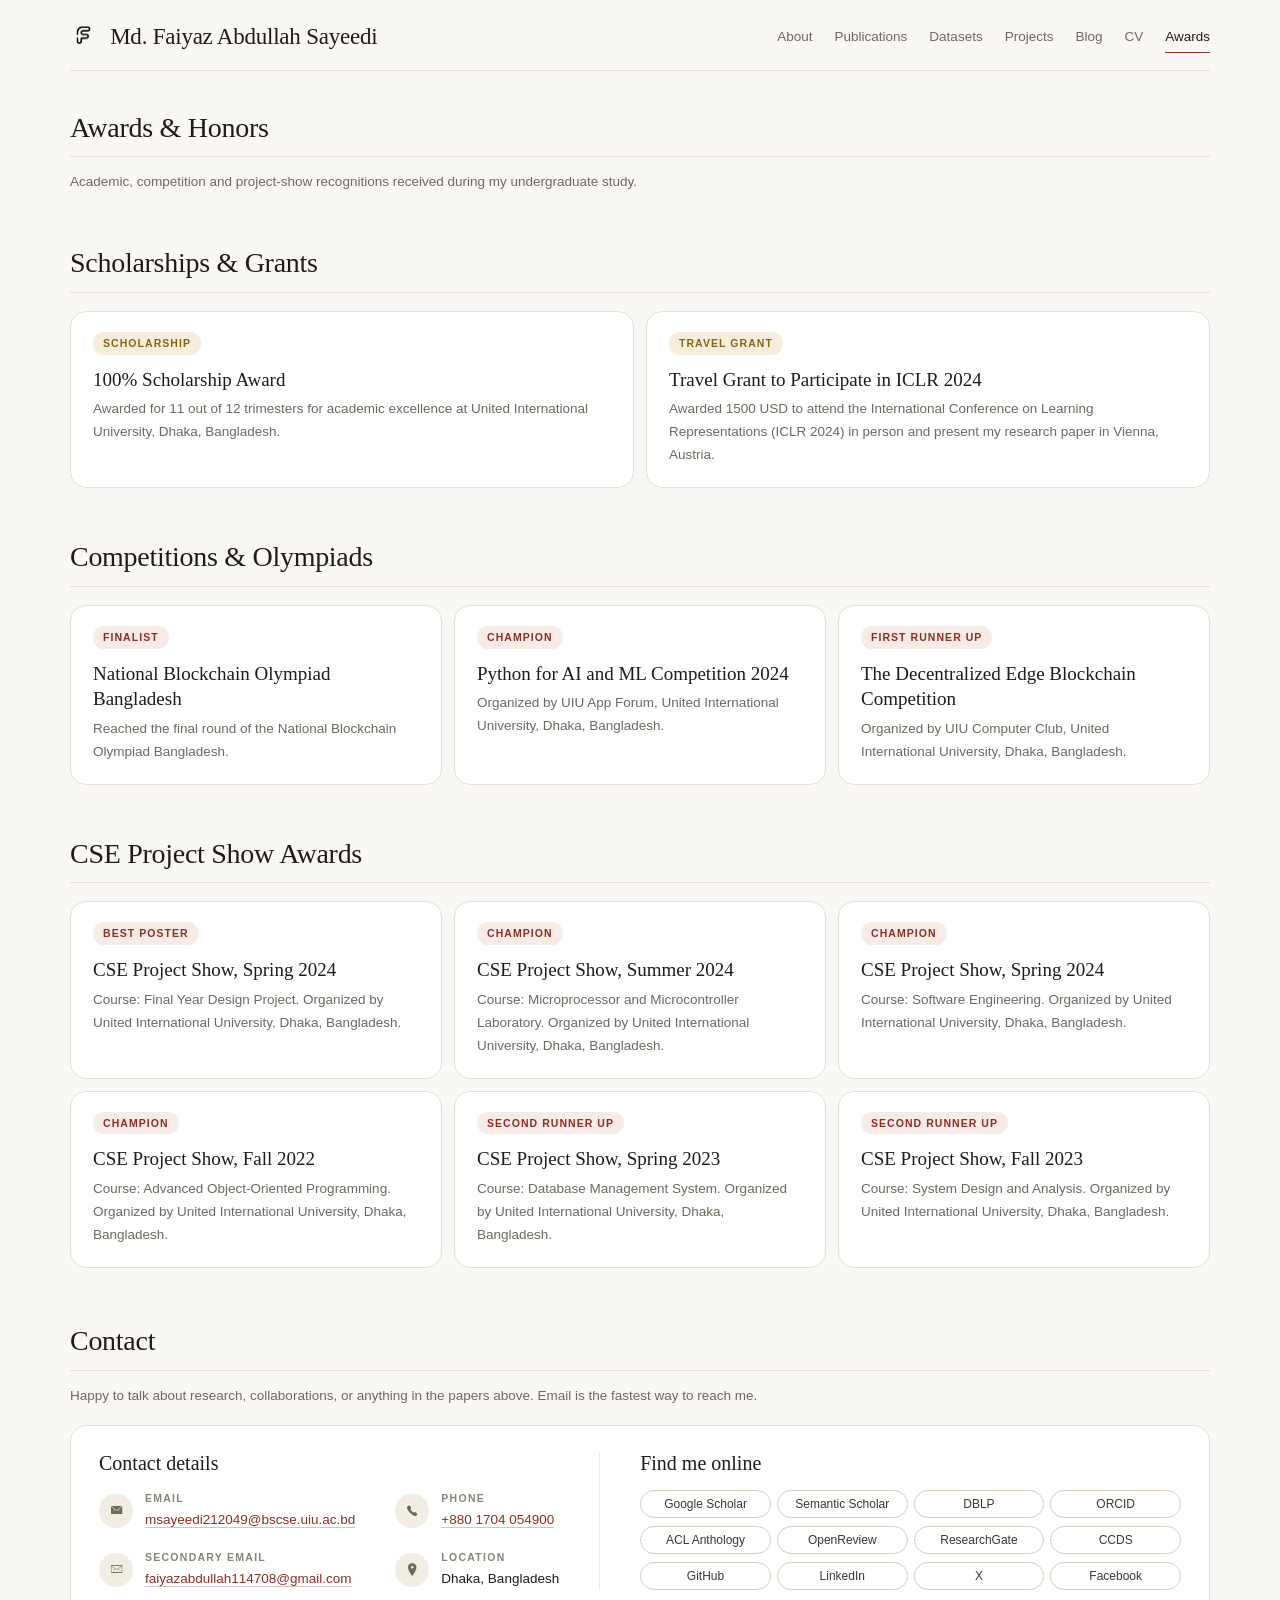
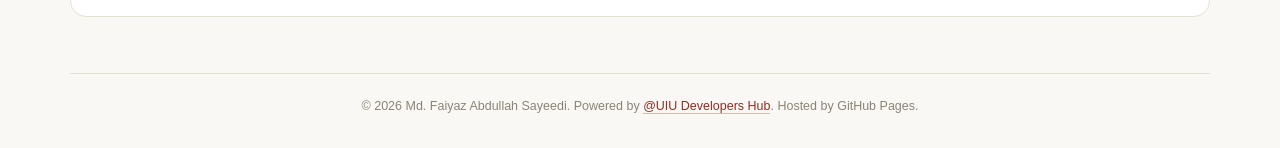
<file: honor_achievement.html>
<!DOCTYPE html>
<html lang="en">

<head>
    <meta charset="UTF-8">
    <meta name="viewport" content="width=device-width, initial-scale=1">
    <!-- security: load scripts, styles and fonts only from this site and the services listed -->
    <meta http-equiv="Content-Security-Policy"
        content="default-src 'self'; script-src 'self'; style-src 'self' 'unsafe-inline' https://fonts.googleapis.com; font-src 'self' https://fonts.gstatic.com; img-src 'self' data: https:; form-action 'self'; object-src 'none'; base-uri 'self'">
    <title>Md. Faiyaz Abdullah Sayeedi - Awards</title>
    <link rel="icon" type="image/png" href="img/icon.png">

    <!-- css -->
    <link rel="stylesheet" href="css/bootstrap.min.css">
    <link rel="stylesheet" href="css/ionicons.min.css">
    <link rel="stylesheet" href="css/pace.css">
    <link rel="stylesheet" href="css/custom.css">

    <!-- js -->
    <script src="js/pace.min.js"></script>
</head>

<body class="graph-paper">
    <!-- header -->
    <div class="container">
        <header id="site-header">
            <a class="site-brand" href="index.html">
                <img src="img/icon.png" alt="" class="logo-icon">
                Md. Faiyaz Abdullah <span>Sayeedi</span>
            </a>
            <nav class="site-nav" aria-label="Main">
                <ul>
                    <li><a href="index.html">About</a></li>
                    <li><a href="publications.html">Publications</a></li>
                    <li><a href="datasets.html">Datasets</a></li>
                    <li><a href="projects.html">Projects</a></li>
                    <li><a href="blog/index.html">Blog</a></li>
                    <li><a href="curriculumvita.html">CV</a></li>
                    <li><span class="current">Awards</span></li>
                </ul>
            </nav>
            <button type="button" id="trigger-overlay" class="menu-toggle" aria-label="Open menu"
                aria-controls="site-menu" aria-expanded="false">
                <span class="ion-navicon"></span>
            </button>
        </header>
    </div>

    <div class="content-body">
        <div class="container">
            <div class="row">

                <main class="col-md-12">
                <h2 class="section-title">Awards &amp; Honors</h2>
                <p class="section-note">Academic, competition and project-show recognitions received during my undergraduate study.</p>

                <h2 class="section-title">Scholarships &amp; Grants</h2>
                <ul class="award-grid">
                        <li>
                            <span class="award-kind grant">Scholarship</span>
                            <h4 class="award-title">100% Scholarship Award</h4>
                            <p class="award-detail">Awarded for 11 out of 12 trimesters for academic excellence at United International University, Dhaka, Bangladesh.</p>
                        </li>
                        <li>
                            <span class="award-kind grant">Travel Grant</span>
                            <h4 class="award-title">Travel Grant to Participate in ICLR 2024</h4>
                            <p class="award-detail">Awarded 1500 USD to attend the International Conference on Learning Representations (ICLR 2024) in person and present my research paper in Vienna, Austria.</p>
                        </li>
                </ul>

                <h2 class="section-title">Competitions &amp; Olympiads</h2>
                <ul class="award-grid">
                        <li>
                            <span class="award-kind">Finalist</span>
                            <h4 class="award-title">National Blockchain Olympiad Bangladesh</h4>
                            <p class="award-detail">Reached the final round of the National Blockchain Olympiad Bangladesh.</p>
                        </li>
                        <li>
                            <span class="award-kind">Champion</span>
                            <h4 class="award-title">Python for AI and ML Competition 2024</h4>
                            <p class="award-detail">Organized by UIU App Forum, United International University, Dhaka, Bangladesh.</p>
                        </li>
                        <li>
                            <span class="award-kind">First Runner Up</span>
                            <h4 class="award-title">The Decentralized Edge Blockchain Competition</h4>
                            <p class="award-detail">Organized by UIU Computer Club, United International University, Dhaka, Bangladesh.</p>
                        </li>
                </ul>

                <h2 class="section-title">CSE Project Show Awards</h2>
                <ul class="award-grid">
                        <li>
                            <span class="award-kind">Best Poster</span>
                            <h4 class="award-title">CSE Project Show, Spring 2024</h4>
                            <p class="award-detail">Course: Final Year Design Project. Organized by United International University, Dhaka, Bangladesh.</p>
                        </li>
                        <li>
                            <span class="award-kind">Champion</span>
                            <h4 class="award-title">CSE Project Show, Summer 2024</h4>
                            <p class="award-detail">Course: Microprocessor and Microcontroller Laboratory. Organized by United International University, Dhaka, Bangladesh.</p>
                        </li>
                        <li>
                            <span class="award-kind">Champion</span>
                            <h4 class="award-title">CSE Project Show, Spring 2024</h4>
                            <p class="award-detail">Course: Software Engineering. Organized by United International University, Dhaka, Bangladesh.</p>
                        </li>
                        <li>
                            <span class="award-kind">Champion</span>
                            <h4 class="award-title">CSE Project Show, Fall 2022</h4>
                            <p class="award-detail">Course: Advanced Object-Oriented Programming. Organized by United International University, Dhaka, Bangladesh.</p>
                        </li>
                        <li>
                            <span class="award-kind">Second Runner Up</span>
                            <h4 class="award-title">CSE Project Show, Spring 2023</h4>
                            <p class="award-detail">Course: Database Management System. Organized by United International University, Dhaka, Bangladesh.</p>
                        </li>
                        <li>
                            <span class="award-kind">Second Runner Up</span>
                            <h4 class="award-title">CSE Project Show, Fall 2023</h4>
                            <p class="award-detail">Course: System Design and Analysis. Organized by United International University, Dhaka, Bangladesh.</p>
                        </li>
                </ul>
                </main>
            </div>
        </div>

        <div class="container">
            <!-- Contact -->
            <div class="row">
                <div class="col-md-12 section" id="contact">
                    <h2 class="section-title">Contact</h2>
                    <p class="section-note">Happy to talk about research, collaborations, or anything in the papers above.
                        Email is the fastest way to reach me.</p>

                    <div class="contact-block">
                        <div class="contact-panel contact-wide">
                            <div class="contact-col">
                                <h3>Contact details</h3>
                                <ul class="contact-details">
                                    <li>
                                        <span class="ci ion-ios-email"></span>
                                        <span>
                                            <span class="cd-label">Email</span>
                                            <span class="cd-value"><a href="mailto:msayeedi212049@bscse.uiu.ac.bd">msayeedi212049@bscse.uiu.ac.bd</a></span>
                                        </span>
                                    </li>
                                    <li>
                                        <span class="ci ion-ios-email-outline"></span>
                                        <span>
                                            <span class="cd-label">Secondary email</span>
                                            <span class="cd-value"><a href="mailto:faiyazabdullah114708@gmail.com">faiyazabdullah114708@gmail.com</a></span>
                                        </span>
                                    </li>
                                    <li>
                                        <span class="ci ion-ios-telephone"></span>
                                        <span>
                                            <span class="cd-label">Phone</span>
                                            <span class="cd-value"><a href="tel:+8801704054900">+880 1704 054900</a></span>
                                        </span>
                                    </li>
                                    <li>
                                        <span class="ci ion-ios-location"></span>
                                        <span>
                                            <span class="cd-label">Location</span>
                                            <span class="cd-value">Dhaka, Bangladesh</span>
                                        </span>
                                    </li>
                                </ul>
                            </div>
                            <div class="contact-col contact-col-online">
                                <h3>Find me online</h3>
                                <ul class="profile-links">
                                    <li><a href="https://scholar.google.com/citations?user=gLTfVpwAAAAJ&hl=en" target="_blank" rel="noopener">Google Scholar</a></li>
                                    <li><a href="https://www.semanticscholar.org/author/Md.-Faiyaz-Abdullah-Sayeedi/2248826908" target="_blank" rel="noopener">Semantic Scholar</a></li>
                                    <li><a href="https://dblp.org/pid/374/6271.html" target="_blank" rel="noopener">DBLP</a></li>
                                    <li><a href="https://orcid.org/0009-0007-3079-7806" target="_blank" rel="noopener">ORCID</a></li>
                                    <li><a href="https://aclanthology.org/people/md-faiyaz-abdullah-sayeedi/" target="_blank" rel="noopener">ACL Anthology</a></li>
                                    <li><a href="https://openreview.net/profile?id=%7EMd._Faiyaz_Abdullah_Sayeedi1" target="_blank" rel="noopener">OpenReview</a></li>
                                    <li><a href="https://www.researchgate.net/profile/Md-Sayeedi" target="_blank" rel="noopener">ResearchGate</a></li>
                                    <li><a href="https://ccds.ai/people/faiyaz-abdullah-sayeedi" target="_blank" rel="noopener">CCDS</a></li>
                                    <li><a href="https://github.com/faiyazabdullah" target="_blank" rel="noopener">GitHub</a></li>
                                    <li><a href="https://www.linkedin.com/in/mdfaiyazabdullahsayeedi/" target="_blank" rel="noopener">LinkedIn</a></li>
                                    <li><a href="https://x.com/MFaiyazAS" target="_blank" rel="noopener">X</a></li>
                                    <li><a href="https://www.facebook.com/faiyazabdullah336908" target="_blank" rel="noopener">Facebook</a></li>
                                </ul>
                            </div>
                        </div>
                    </div>
                </div>
            </div>
        </div>

    </div>

    <!-- footer -->
    <footer id="site-footer">
        <div class="container">
            <p class="copyright">&copy; 2026 Md. Faiyaz Abdullah Sayeedi. Powered by <a
                href="https://github.com/UIU-Developers-Hub">@UIU Developers Hub</a>. Hosted by GitHub Pages.</p>
        </div>
    </footer>

    <button type="button" id="back-to-top" aria-label="Back to top"><span class="ion-chevron-up"></span></button>

    <!-- mobile menu -->
    <div class="overlay" id="site-menu">
        <button type="button" class="overlay-close" aria-label="Close menu"><span class="ion-ios-close-empty"></span></button>
        <nav aria-label="Mobile">
            <ul>
                <li><a href="index.html">About</a></li>
                <li><a href="publications.html">Publications</a></li>
                <li><a href="datasets.html">Datasets</a></li>
                <li><a href="projects.html">Projects</a></li>
                <li><a href="blog/index.html">Blog</a></li>
                <li><a href="curriculumvita.html">CV</a></li>
                <li><span class="current">Awards</span></li>
            </ul>
        </nav>
    </div>

    <!-- whatsapp button -->
    <!-- <a href="https://wa.me/+8801704054900?text=Hello%20I%20want%20to%20know%20more..." class="whatsapp-float"
        target="_blank" aria-label="Chat on WhatsApp" style="background-color: rgb(225, 225, 225) !important;">
        <img src="https://img.icons8.com/ios-filled/50/25D366/whatsapp.png" alt="WhatsApp Chat"
            title="Reach me on WhatsApp" style="background-color: rgb(225, 225, 225) !important;" />
    </a> -->

    <script src="js/script.js"></script>
</body>

</html>
</file>
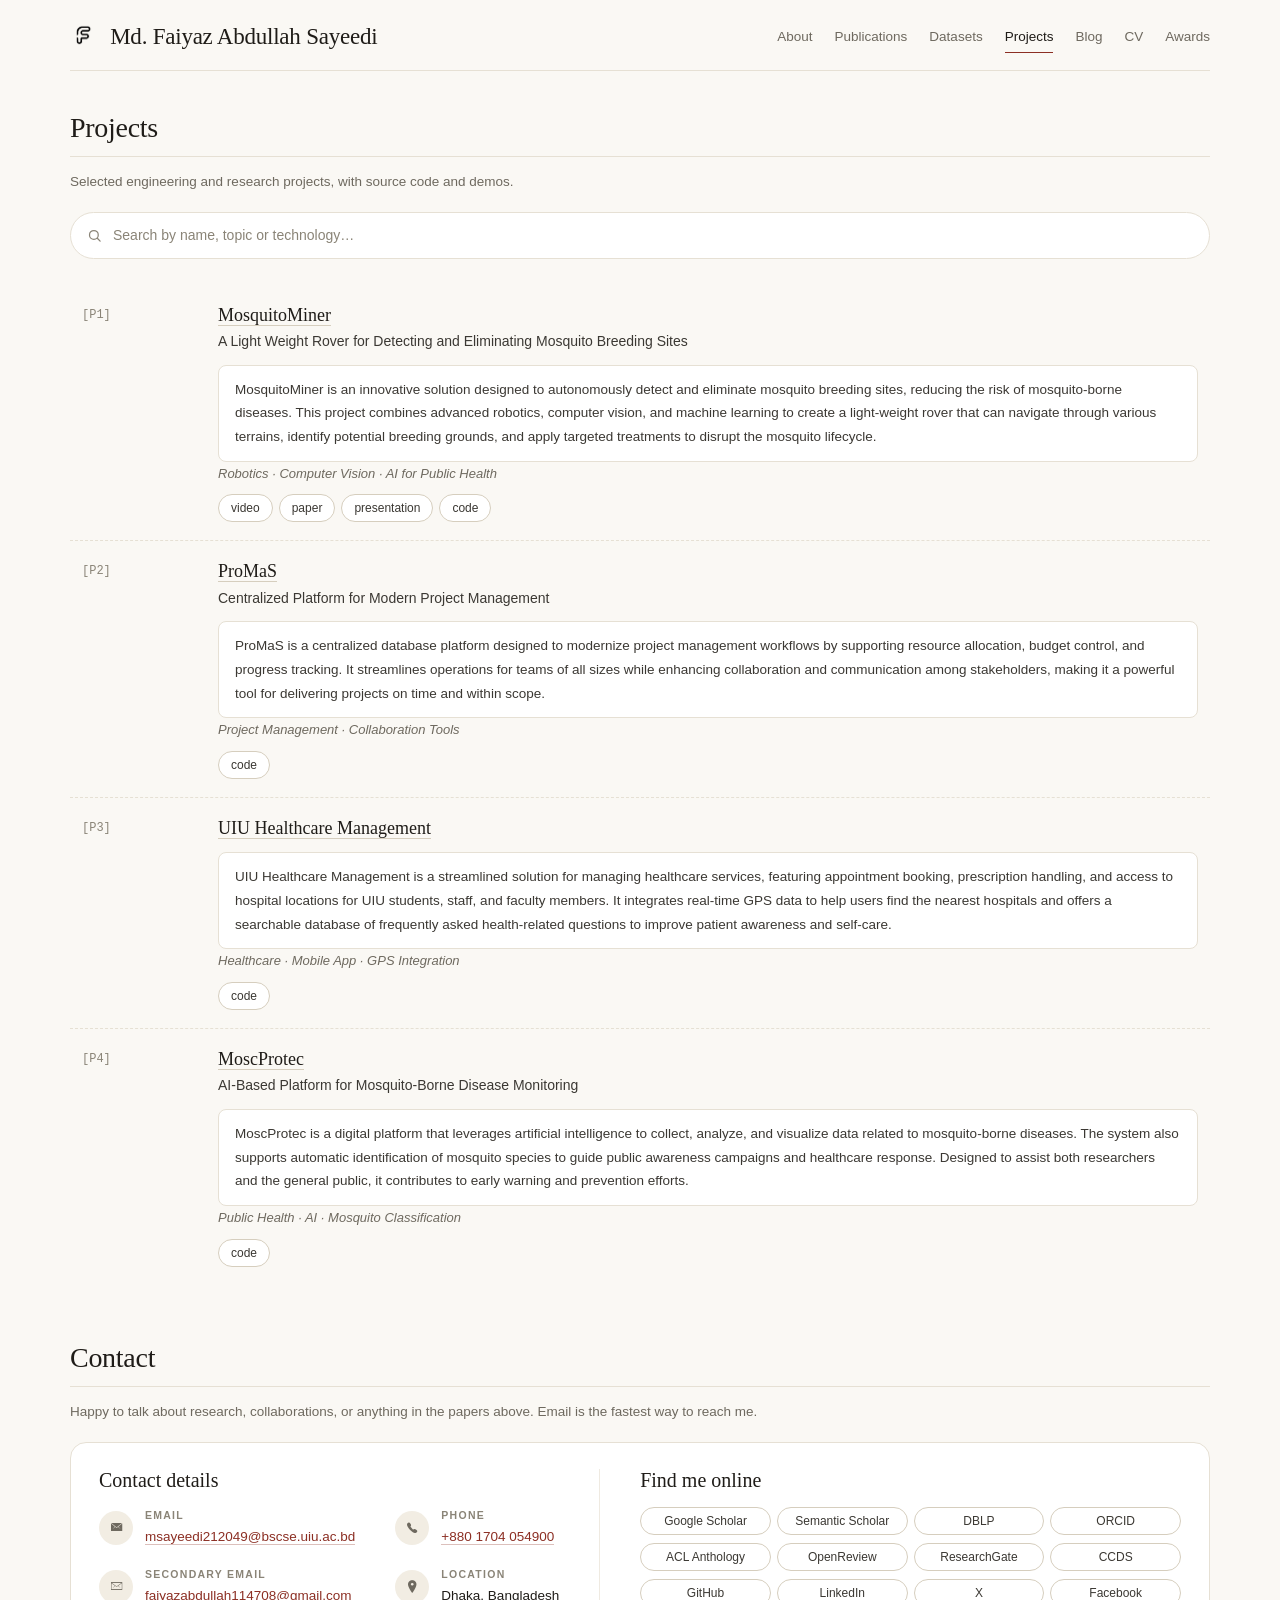
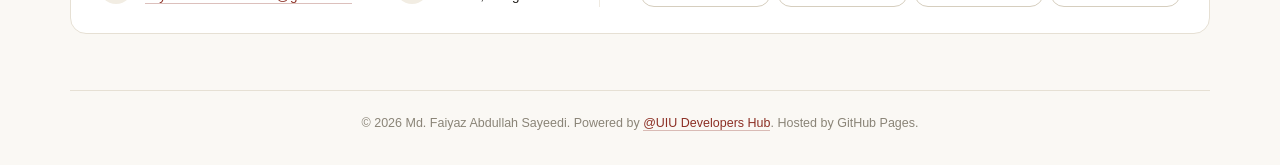
<file: projects.html>
<!DOCTYPE html>
<html lang="en">

<head>
    <meta charset="UTF-8">
    <meta name="viewport" content="width=device-width, initial-scale=1">
    <!-- security: load scripts, styles and fonts only from this site and the services listed -->
    <meta http-equiv="Content-Security-Policy"
        content="default-src 'self'; script-src 'self'; style-src 'self' 'unsafe-inline' https://fonts.googleapis.com; font-src 'self' https://fonts.gstatic.com; img-src 'self' data: https:; form-action 'self'; object-src 'none'; base-uri 'self'">
    <title>Md. Faiyaz Abdullah Sayeedi - Projects</title>
    <link rel="icon" type="image/png" href="img/icon.png">

    <!-- css -->
    <link rel="stylesheet" href="css/bootstrap.min.css">
    <link rel="stylesheet" href="css/ionicons.min.css">
    <link rel="stylesheet" href="css/pace.css">
    <link rel="stylesheet" href="css/custom.css">

    <!-- js -->
    <script src="js/pace.min.js"></script>
</head>

<body class="graph-paper">
    <!-- header -->
    <div class="container">
        <header id="site-header">
            <a class="site-brand" href="index.html">
                <img src="img/icon.png" alt="" class="logo-icon">
                Md. Faiyaz Abdullah <span>Sayeedi</span>
            </a>
            <nav class="site-nav" aria-label="Main">
                <ul>
                    <li><a href="index.html">About</a></li>
                    <li><a href="publications.html">Publications</a></li>
                    <li><a href="datasets.html">Datasets</a></li>
                    <li><span class="current">Projects</span></li>
                    <li><a href="blog/index.html">Blog</a></li>
                    <li><a href="curriculumvita.html">CV</a></li>
                    <li><a href="honor_achievement.html">Awards</a></li>
                </ul>
            </nav>
            <button type="button" id="trigger-overlay" class="menu-toggle" aria-label="Open menu"
                aria-controls="site-menu" aria-expanded="false">
                <span class="ion-navicon"></span>
            </button>
        </header>
    </div>

    <div class="content-body">
        <div class="container">
            <h2 class="section-title">Projects</h2>
            <p class="section-note">Selected engineering and research projects, with source code and demos.</p>

            <div class="row">
                <main class="col-md-12">
                    <input type="text" id="searchInput" class="pub-search" placeholder="Search by name, topic or technology…" autocomplete="off"
                        aria-label="Search projects" data-filter="#projectContainer" data-filter-empty="#projEmpty">
                    <p id="projEmpty" class="pub-empty" style="display:none;">No projects match that search.</p>

                    <div id="projectContainer" class="list-wrap">
                        <ul class="pub-list">
                            <li class="pub-item">
                                <span class="pub-id">[P1]</span>
                                <div class="pub-body">
                                    <h3 class="pub-title"><a href="https://www.linkedin.com/posts/mdfaiyazabdullahsayeedi_none-of-us-are-happy-about-the-current-situation-activity-7222284206310113281-yTe6?utm_source=share&utm_medium=member_desktop&rcm=ACoAADYgKjsBi_dYWdWVmwxmS6RVK-hst-tqmps" target="_blank" rel="noopener">MosquitoMiner</a></h3>
                                    <p class="pub-subtitle">A Light Weight Rover for Detecting and Eliminating Mosquito Breeding Sites</p>
                                    <p class="pub-abstract">MosquitoMiner is an innovative solution designed to autonomously detect and eliminate mosquito breeding sites, reducing the risk of mosquito-borne diseases. This project combines advanced robotics, computer vision, and machine learning to create a light-weight rover that can navigate through various terrains, identify potential breeding grounds, and apply targeted treatments to disrupt the mosquito lifecycle.</p>
                                    <p class="pub-venue">Robotics &middot; Computer Vision &middot; AI for Public Health</p>
                                    <ul class="pub-links">
                                        <li><a href="https://youtu.be/UL2HmXnCcOk" target="_blank" rel="noopener">video</a></li>
                                        <li><a href="https://arxiv.org/abs/2409.08078" target="_blank" rel="noopener">paper</a></li>
                                        <li><a href="https://youtu.be/VjfZQ4wg4fo?si=WBSI9N_KYwfv1qSb" target="_blank" rel="noopener">presentation</a></li>
                                        <li><a href="https://github.com/faiyazabdullah/MosquitoMiner" target="_blank" rel="noopener">code</a></li>
                                    </ul>
                                </div>
                            </li>
                            <li class="pub-item">
                                <span class="pub-id">[P2]</span>
                                <div class="pub-body">
                                    <h3 class="pub-title"><a href="https://github.com/faiyazabdullah/ProMaS" target="_blank" rel="noopener">ProMaS</a></h3>
                                    <p class="pub-subtitle">Centralized Platform for Modern Project Management</p>
                                    <p class="pub-abstract">ProMaS is a centralized database platform designed to modernize project management workflows by supporting resource allocation, budget control, and progress tracking. It streamlines operations for teams of all sizes while enhancing collaboration and communication among stakeholders, making it a powerful tool for delivering projects on time and within scope.</p>
                                    <p class="pub-venue">Project Management &middot; Collaboration Tools</p>
                                    <ul class="pub-links">
                                        <li><a href="https://github.com/faiyazabdullah/ProMaS" target="_blank" rel="noopener">code</a></li>
                                    </ul>
                                </div>
                            </li>
                            <li class="pub-item">
                                <span class="pub-id">[P3]</span>
                                <div class="pub-body">
                                    <h3 class="pub-title"><a href="https://github.com/faiyazabdullah/UIU-Health-Management-System" target="_blank" rel="noopener">UIU Healthcare Management</a></h3>
                                    <p class="pub-abstract">UIU Healthcare Management is a streamlined solution for managing healthcare services, featuring appointment booking, prescription handling, and access to hospital locations for UIU students, staff, and faculty members. It integrates real-time GPS data to help users find the nearest hospitals and offers a searchable database of frequently asked health-related questions to improve patient awareness and self-care.</p>
                                    <p class="pub-venue">Healthcare &middot; Mobile App &middot; GPS Integration</p>
                                    <ul class="pub-links">
                                        <li><a href="https://github.com/faiyazabdullah/UIU-Health-Management-System" target="_blank" rel="noopener">code</a></li>
                                    </ul>
                                </div>
                            </li>
                            <li class="pub-item">
                                <span class="pub-id">[P4]</span>
                                <div class="pub-body">
                                    <h3 class="pub-title"><a href="https://github.com/TawsifTorabi/MoscProtec" target="_blank" rel="noopener">MoscProtec</a></h3>
                                    <p class="pub-subtitle">AI-Based Platform for Mosquito-Borne Disease Monitoring</p>
                                    <p class="pub-abstract">MoscProtec is a digital platform that leverages artificial intelligence to collect, analyze, and visualize data related to mosquito-borne diseases. The system also supports automatic identification of mosquito species to guide public awareness campaigns and healthcare response. Designed to assist both researchers and the general public, it contributes to early warning and prevention efforts.</p>
                                    <p class="pub-venue">Public Health &middot; AI &middot; Mosquito Classification</p>
                                    <ul class="pub-links">
                                        <li><a href="https://github.com/TawsifTorabi/MoscProtec" target="_blank" rel="noopener">code</a></li>
                                    </ul>
                                </div>
                            </li>
                        </ul>
                    </div>
                </main>
            </div>
        </div>

        <div class="container">
            <!-- Contact -->
            <div class="row">
                <div class="col-md-12 section" id="contact">
                    <h2 class="section-title">Contact</h2>
                    <p class="section-note">Happy to talk about research, collaborations, or anything in the papers above.
                        Email is the fastest way to reach me.</p>

                    <div class="contact-block">
                        <div class="contact-panel contact-wide">
                            <div class="contact-col">
                                <h3>Contact details</h3>
                                <ul class="contact-details">
                                    <li>
                                        <span class="ci ion-ios-email"></span>
                                        <span>
                                            <span class="cd-label">Email</span>
                                            <span class="cd-value"><a href="mailto:msayeedi212049@bscse.uiu.ac.bd">msayeedi212049@bscse.uiu.ac.bd</a></span>
                                        </span>
                                    </li>
                                    <li>
                                        <span class="ci ion-ios-email-outline"></span>
                                        <span>
                                            <span class="cd-label">Secondary email</span>
                                            <span class="cd-value"><a href="mailto:faiyazabdullah114708@gmail.com">faiyazabdullah114708@gmail.com</a></span>
                                        </span>
                                    </li>
                                    <li>
                                        <span class="ci ion-ios-telephone"></span>
                                        <span>
                                            <span class="cd-label">Phone</span>
                                            <span class="cd-value"><a href="tel:+8801704054900">+880 1704 054900</a></span>
                                        </span>
                                    </li>
                                    <li>
                                        <span class="ci ion-ios-location"></span>
                                        <span>
                                            <span class="cd-label">Location</span>
                                            <span class="cd-value">Dhaka, Bangladesh</span>
                                        </span>
                                    </li>
                                </ul>
                            </div>
                            <div class="contact-col contact-col-online">
                                <h3>Find me online</h3>
                                <ul class="profile-links">
                                    <li><a href="https://scholar.google.com/citations?user=gLTfVpwAAAAJ&hl=en" target="_blank" rel="noopener">Google Scholar</a></li>
                                    <li><a href="https://www.semanticscholar.org/author/Md.-Faiyaz-Abdullah-Sayeedi/2248826908" target="_blank" rel="noopener">Semantic Scholar</a></li>
                                    <li><a href="https://dblp.org/pid/374/6271.html" target="_blank" rel="noopener">DBLP</a></li>
                                    <li><a href="https://orcid.org/0009-0007-3079-7806" target="_blank" rel="noopener">ORCID</a></li>
                                    <li><a href="https://aclanthology.org/people/md-faiyaz-abdullah-sayeedi/" target="_blank" rel="noopener">ACL Anthology</a></li>
                                    <li><a href="https://openreview.net/profile?id=%7EMd._Faiyaz_Abdullah_Sayeedi1" target="_blank" rel="noopener">OpenReview</a></li>
                                    <li><a href="https://www.researchgate.net/profile/Md-Sayeedi" target="_blank" rel="noopener">ResearchGate</a></li>
                                    <li><a href="https://ccds.ai/people/faiyaz-abdullah-sayeedi" target="_blank" rel="noopener">CCDS</a></li>
                                    <li><a href="https://github.com/faiyazabdullah" target="_blank" rel="noopener">GitHub</a></li>
                                    <li><a href="https://www.linkedin.com/in/mdfaiyazabdullahsayeedi/" target="_blank" rel="noopener">LinkedIn</a></li>
                                    <li><a href="https://x.com/MFaiyazAS" target="_blank" rel="noopener">X</a></li>
                                    <li><a href="https://www.facebook.com/faiyazabdullah336908" target="_blank" rel="noopener">Facebook</a></li>
                                </ul>
                            </div>
                        </div>
                    </div>
                </div>
            </div>
        </div>

    </div>

    <!-- footer -->
    <footer id="site-footer">
        <div class="container">
            <p class="copyright">&copy; 2026 Md. Faiyaz Abdullah Sayeedi. Powered by <a
                href="https://github.com/UIU-Developers-Hub">@UIU Developers Hub</a>. Hosted by GitHub Pages.</p>
        </div>
    </footer>

    <button type="button" id="back-to-top" aria-label="Back to top"><span class="ion-chevron-up"></span></button>

    <!-- mobile menu -->
    <div class="overlay" id="site-menu">
        <button type="button" class="overlay-close" aria-label="Close menu"><span class="ion-ios-close-empty"></span></button>
        <nav aria-label="Mobile">
            <ul>
                <li><a href="index.html">About</a></li>
                <li><a href="publications.html">Publications</a></li>
                <li><a href="datasets.html">Datasets</a></li>
                <li><span class="current">Projects</span></li>
                <li><a href="blog/index.html">Blog</a></li>
                <li><a href="curriculumvita.html">CV</a></li>
                <li><a href="honor_achievement.html">Awards</a></li>
            </ul>
        </nav>
    </div>

    <!-- whatsapp button -->
    <!-- <a href="https://wa.me/+8801704054900?text=Hello%20I%20want%20to%20know%20more..." class="whatsapp-float"
        target="_blank" aria-label="Chat on WhatsApp" style="background-color: rgb(225, 225, 225) !important;">
        <img src="https://img.icons8.com/ios-filled/50/25D366/whatsapp.png" alt="WhatsApp Chat"
            title="Reach me on WhatsApp" style="background-color: rgb(225, 225, 225) !important;" />
    </a> -->

    <script src="js/script.js"></script>
</body>

</html>
</file>
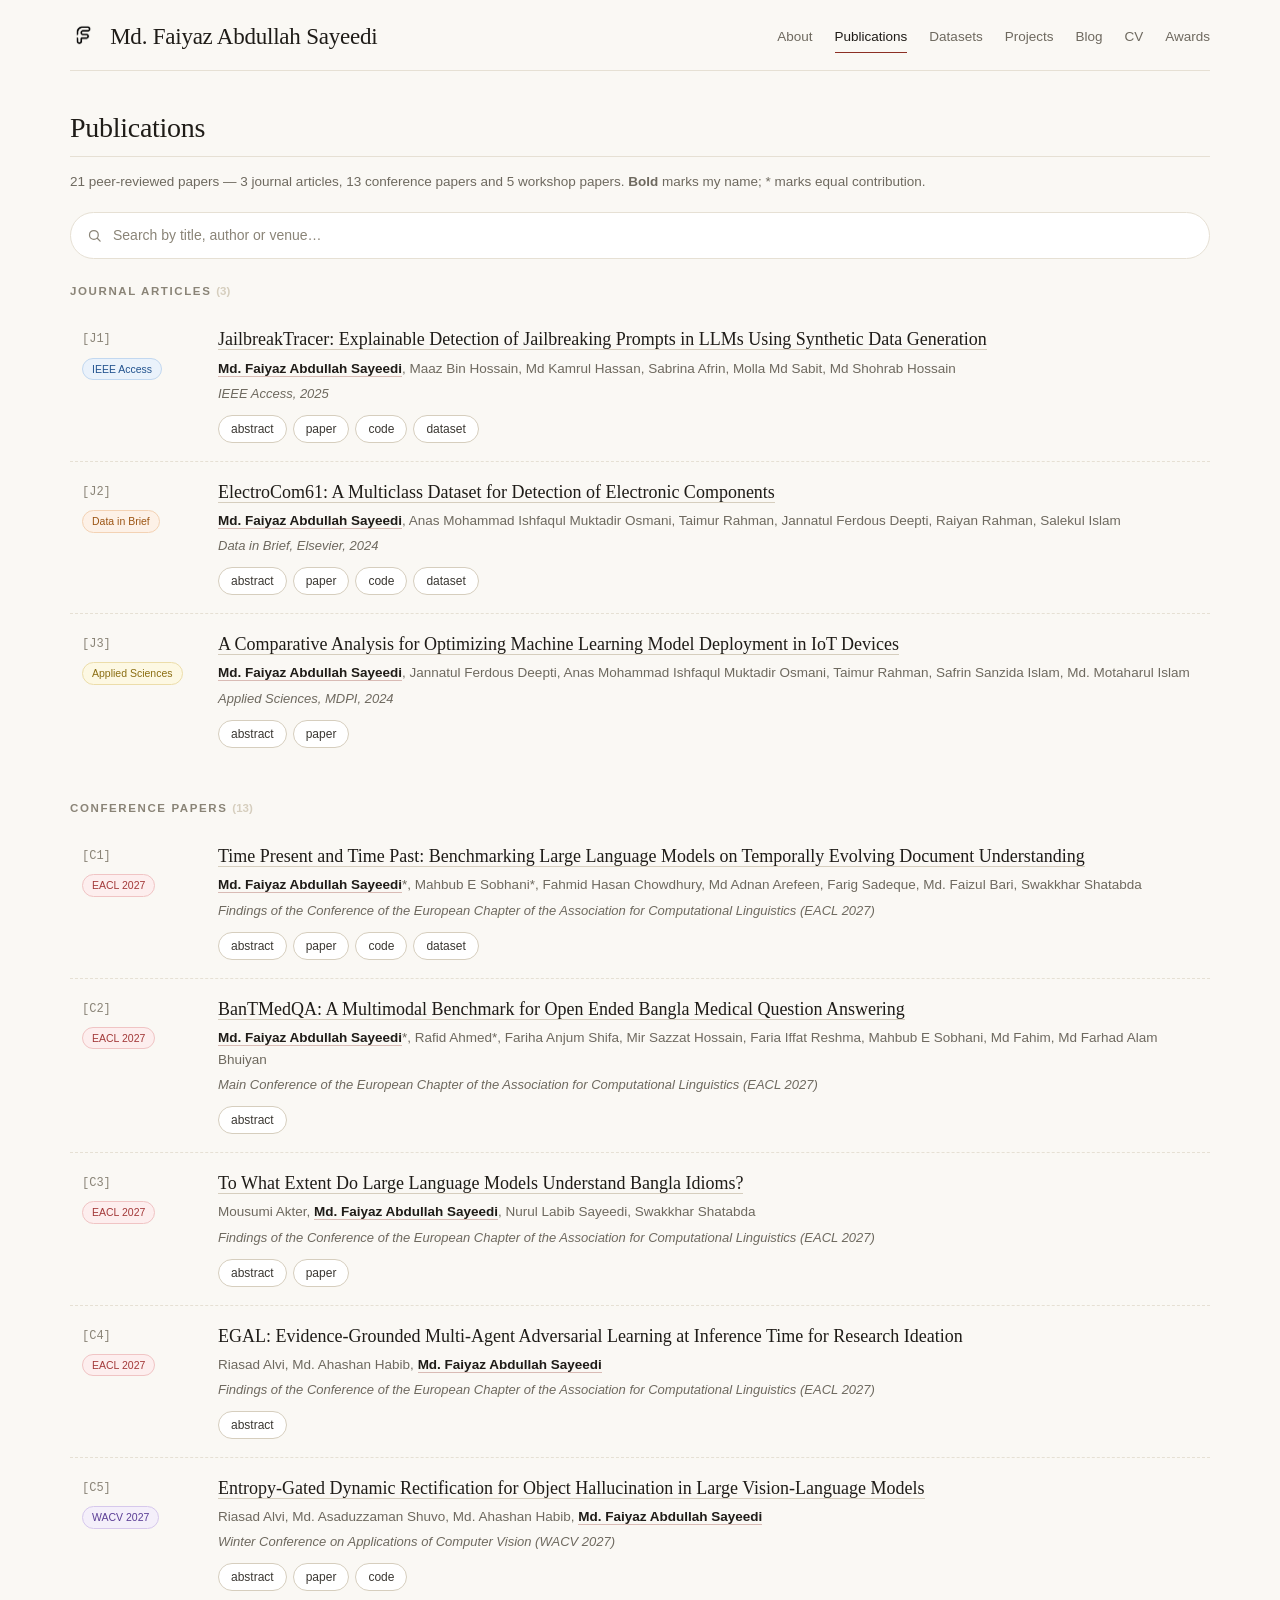
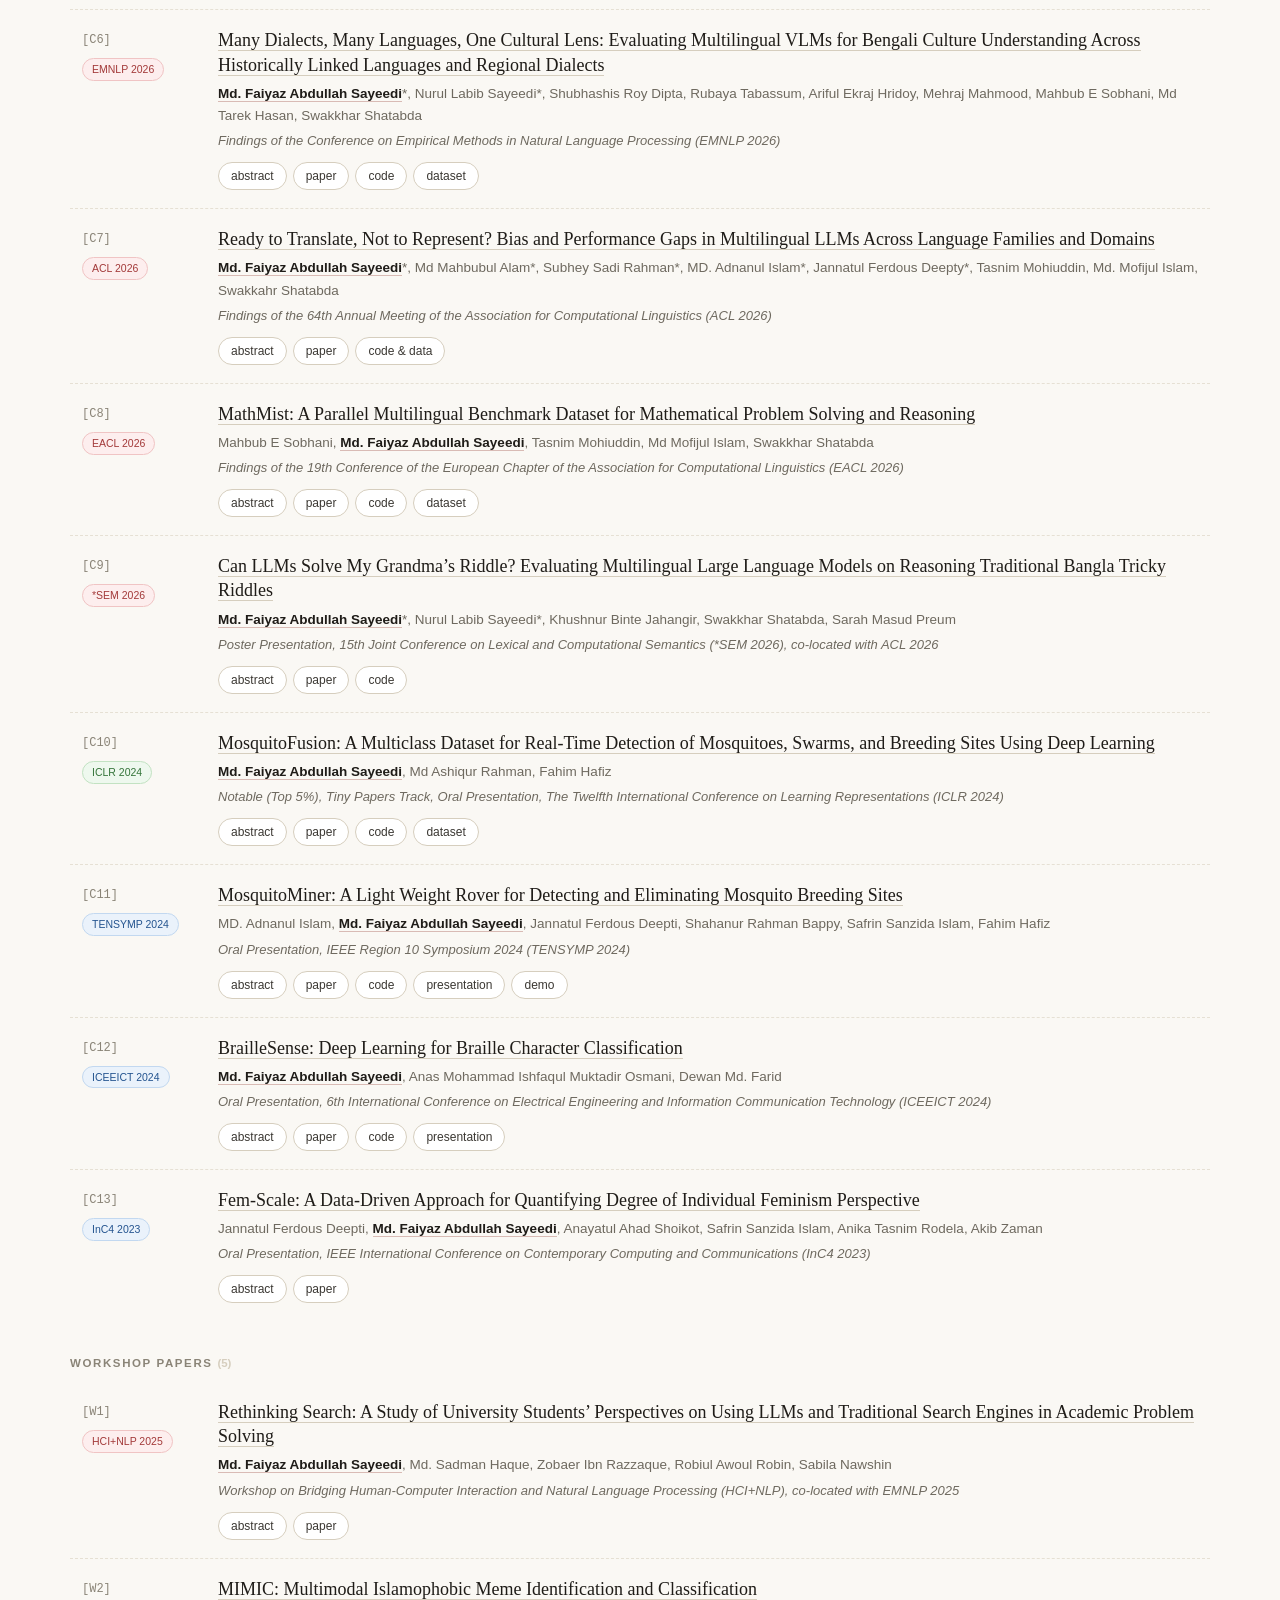
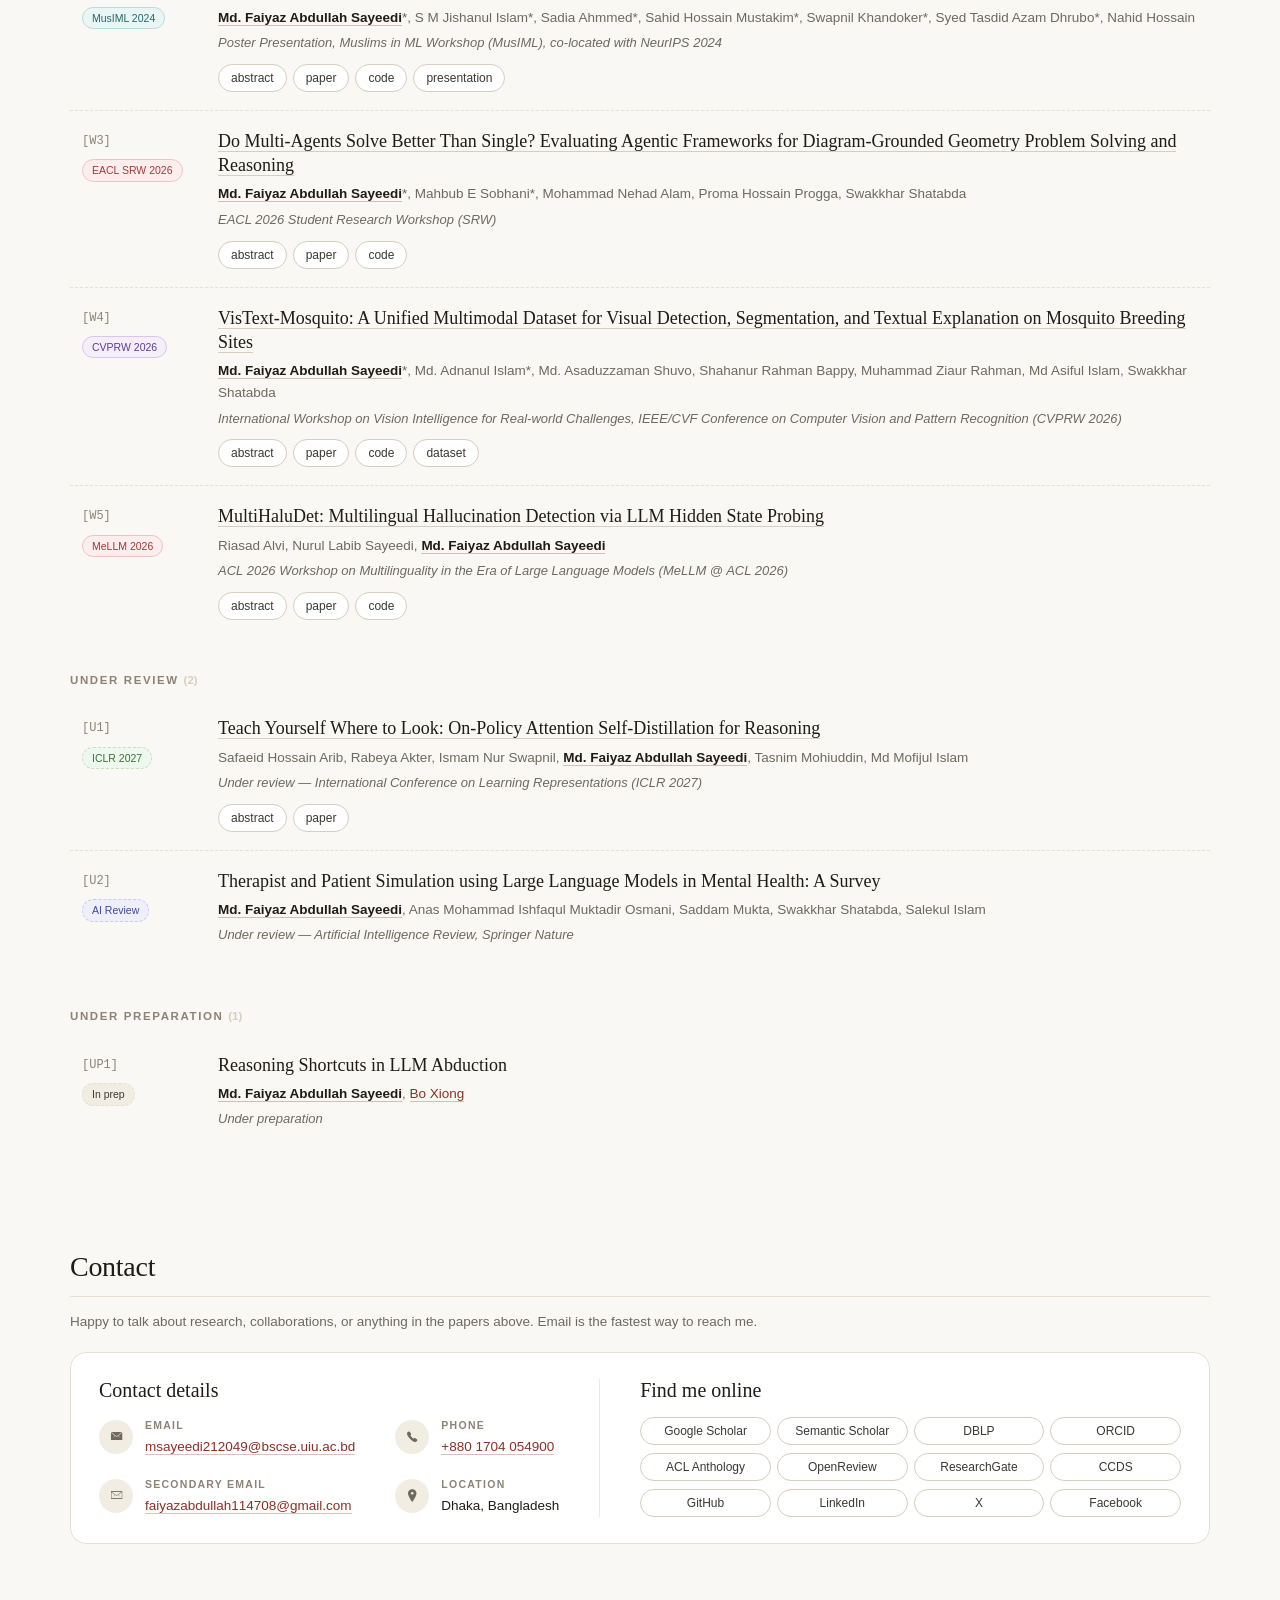
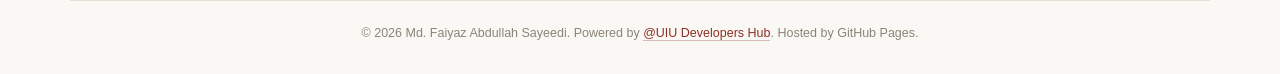
<file: publications.html>
<!DOCTYPE html>
<html lang="en">

<head>
    <meta charset="UTF-8">
    <meta name="viewport" content="width=device-width, initial-scale=1">
    <!-- security: load scripts, styles and fonts only from this site and the services listed -->
    <meta http-equiv="Content-Security-Policy"
        content="default-src 'self'; script-src 'self'; style-src 'self' 'unsafe-inline' https://fonts.googleapis.com; font-src 'self' https://fonts.gstatic.com; img-src 'self' data: https:; form-action 'self'; object-src 'none'; base-uri 'self'">
    <title>Md. Faiyaz Abdullah Sayeedi - Publications</title>
    <link rel="icon" type="image/png" href="img/icon.png">

    <!-- css -->
    <link rel="stylesheet" href="css/bootstrap.min.css">
    <link rel="stylesheet" href="css/ionicons.min.css">
    <link rel="stylesheet" href="css/pace.css">
    <link rel="stylesheet" href="css/custom.css">

    <!-- js -->
    <script src="js/pace.min.js"></script>
</head>

<body class="graph-paper">
    <!-- header -->
    <div class="container">
        <header id="site-header">
            <a class="site-brand" href="index.html">
                <img src="img/icon.png" alt="" class="logo-icon">
                Md. Faiyaz Abdullah <span>Sayeedi</span>
            </a>
            <nav class="site-nav" aria-label="Main">
                <ul>
                    <li><a href="index.html">About</a></li>
                    <li><span class="current">Publications</span></li>
                    <li><a href="datasets.html">Datasets</a></li>
                    <li><a href="projects.html">Projects</a></li>
                    <li><a href="blog/index.html">Blog</a></li>
                    <li><a href="curriculumvita.html">CV</a></li>
                    <li><a href="honor_achievement.html">Awards</a></li>
                </ul>
            </nav>
            <button type="button" id="trigger-overlay" class="menu-toggle" aria-label="Open menu"
                aria-controls="site-menu" aria-expanded="false">
                <span class="ion-navicon"></span>
            </button>
        </header>
    </div>

    <div class="content-body">
        <div class="container">
            <div class="row">
                <main class="col-md-12">
                <h2 class="section-title">Publications</h2>
                <p class="section-note">21 peer-reviewed papers &mdash; 3 journal articles, 13 conference papers and 5 workshop papers. <strong>Bold</strong> marks my name; * marks equal contribution.</p>


                    <input type="text" id="searchInput" class="pub-search" placeholder="Search by title, author or venue…" autocomplete="off"
                        aria-label="Search publications" data-filter="#pubContainer" data-filter-empty="#pubEmpty">
                    <p id="pubEmpty" class="pub-empty" style="display:none;">No publications match that search.</p>

                    <div id="pubContainer" class="list-wrap">

                        <div class="pub-group">
                            <h3 class="pub-group-title">Journal Articles <span class="count">(3)</span></h3>
                            <ul class="pub-list">
                                <li class="pub-item" id="pub-j1">
                                    <span class="pub-id">[J1]<span class="pub-tag ieee" tabindex="0" data-venue="IEEE Access, 2025">IEEE Access</span></span>
                                    <div class="pub-body">
                                        <h3 class="pub-title"><a href="https://ieeexplore.ieee.org/document/11036671" target="_blank" rel="noopener">JailbreakTracer: Explainable Detection of Jailbreaking Prompts in LLMs Using Synthetic Data Generation</a></h3>
                                        <p class="pub-authors"><span class="me">Md. Faiyaz Abdullah Sayeedi</span>, Maaz Bin Hossain, Md Kamrul Hassan, Sabrina Afrin, Molla Md Sabit, Md Shohrab Hossain</p>
                                        <p class="pub-venue">IEEE Access, 2025</p>
                                        <ul class="pub-links">
                                            <li><button type="button" class="pub-toggle" aria-expanded="false" aria-controls="abs-j1"><span class="pub-toggle-label">abstract</span></button></li>
                                            <li><a href="https://ieeexplore.ieee.org/document/11036671" target="_blank" rel="noopener">paper</a></li>
                                            <li><a href="https://github.com/faiyazabdullah/JailbreakTracer" target="_blank" rel="noopener">code</a></li>
                                            <li><a href="https://www.kaggle.com/datasets/faiyazabdullah/jailbreaktracer-corpus" target="_blank" rel="noopener">dataset</a></li>
                                        </ul>
                                        <p class="pub-abstract" id="abs-j1" hidden>The emergence of Large Language Models (LLMs) has revolutionized natural language processing (NLP), enabling remarkable advancements across various applications. However, these models remain susceptible to adversarial prompts, commonly referred to as jailbreaks, which exploit their vulnerabilities to bypass ethical and safety constraints. These prompts manipulate LLMs to produce harmful or forbidden outputs, posing serious ethical and security challenges. In this study, we propose JailbreakTracer, a novel framework leveraging synthetic data generation and Explainable AI (XAI) to detect and classify jailbreaking prompts. We first construct two comprehensive datasets: a Toxic Prompt Classification Dataset, combining real-world and synthetic jailbreak prompts, and a Forbidden Question Reasoning Dataset, categorizing forbidden queries into 13 distinct scenarios with clear reasoning labels. Synthetic toxic prompts are generated using a fine-tuned GPT model, achieving an attack success rate of 95.1%, effectively addressing the class imbalance. Using transformer-based architectures, we train classifiers that achieved 97.25% accuracy in detecting jailbreak prompts and 100% accuracy in categorizing forbidden questions. Our approach integrates XAI techniques, such as LIME, to ensure interpretability and transparency in the model&rsquo;s predictions. Extensive evaluations demonstrate the efficacy of JailbreakTracer in detecting and reasoning about jailbreak prompts, providing a critical step toward enhancing the safety and accountability of LLMs.</p>
                                    </div>
                                </li>
                                <li class="pub-item" id="pub-j2">
                                    <span class="pub-id">[J2]<span class="pub-tag elsevier" tabindex="0" data-venue="Data in Brief, Elsevier, 2024">Data in Brief</span></span>
                                    <div class="pub-body">
                                        <h3 class="pub-title"><a href="https://www.sciencedirect.com/science/article/pii/S2352340925000630" target="_blank" rel="noopener">ElectroCom61: A Multiclass Dataset for Detection of Electronic Components</a></h3>
                                        <p class="pub-authors"><span class="me">Md. Faiyaz Abdullah Sayeedi</span>, Anas Mohammad Ishfaqul Muktadir Osmani, Taimur Rahman, Jannatul Ferdous Deepti, Raiyan Rahman, Salekul Islam</p>
                                        <p class="pub-venue">Data in Brief, Elsevier, 2024</p>
                                        <ul class="pub-links">
                                            <li><button type="button" class="pub-toggle" aria-expanded="false" aria-controls="abs-j2"><span class="pub-toggle-label">abstract</span></button></li>
                                            <li><a href="https://www.sciencedirect.com/science/article/pii/S2352340925000630" target="_blank" rel="noopener">paper</a></li>
                                            <li><a href="https://github.com/faiyazabdullah/ElectroCom61" target="_blank" rel="noopener">code</a></li>
                                            <li><a href="https://data.mendeley.com/datasets/6scy6h8sjz/2" target="_blank" rel="noopener">dataset</a></li>
                                        </ul>
                                        <p class="pub-abstract" id="abs-j2" hidden>In contemporary industrial, robotics, and technical education settings, the efficient detection and sorting of electronic components play a pivotal role in advancing automation and increasing efficiency in these sectors. To address this need, we present &ldquo;ElectroCom61,&rdquo; a comprehensive multi-class object detection dataset encompassing 61 commonly used electronic components. Our dataset, sourced from the electronic components collection at United International University (UIU) in Dhaka, Bangladesh, comprises 2121 meticulously annotated images. We ensured that these images reflect real-world conditions, incorporating varied lighting, backgrounds, distances, and camera angles to bolster the potential machine learning model's robustness. We also divided the dataset into training, validation, and test sets to facilitate deep learning model development. Additionally, we conducted minimal pre-processing to optimise model training and performance. &ldquo;ElectroCom61&rdquo; stands as a valuable asset for developing cutting-edge electronic component detection systems, with far-reaching applications in both education and industry. Its potential applications span from interactive educational tools to e-waste management systems and streamlined inventory management processes in electronic manufacturing and automation.</p>
                                    </div>
                                </li>
                                <li class="pub-item" id="pub-j3">
                                    <span class="pub-id">[J3]<span class="pub-tag mdpi" tabindex="0" data-venue="Applied Sciences, MDPI, 2024">Applied Sciences</span></span>
                                    <div class="pub-body">
                                        <h3 class="pub-title"><a href="https://www.mdpi.com/2076-3417/14/13/5459" target="_blank" rel="noopener">A Comparative Analysis for Optimizing Machine Learning Model Deployment in IoT Devices</a></h3>
                                        <p class="pub-authors"><span class="me">Md. Faiyaz Abdullah Sayeedi</span>, Jannatul Ferdous Deepti, Anas Mohammad Ishfaqul Muktadir Osmani, Taimur Rahman, Safrin Sanzida Islam, Md. Motaharul Islam</p>
                                        <p class="pub-venue">Applied Sciences, MDPI, 2024</p>
                                        <ul class="pub-links">
                                            <li><button type="button" class="pub-toggle" aria-expanded="false" aria-controls="abs-j3"><span class="pub-toggle-label">abstract</span></button></li>
                                            <li><a href="https://www.mdpi.com/2076-3417/14/13/5459" target="_blank" rel="noopener">paper</a></li>
                                        </ul>
                                        <p class="pub-abstract" id="abs-j3" hidden>In the intersection of the Internet of Things (IoT) and Machine Learning (ML), the choice between high-level and low-level programming libraries presents a significant dilemma for developers, impacting not only the efficiency and effectiveness of ML models but also their environmental footprint. We have proposed a comprehensive framework to aid in this decision-making process, underpinned by a detailed comparative analysis of both types of libraries on one of the key IoT ML tasks: image classification. We have introduced a novel algorithm designed to calculate the green footprint of ML model training, factoring in execution time, memory utilization, power consumption, and CPU temperature, addressing the urgent need for sustainable ML practices. Through an empirical evaluation of popular libraries such as PyTorch for high-level and Libtorch for low-level development, we have assessed their performance, development efficiency, and hardware compatibility. The culmination of our research is a decision support system that synthesizes the experimental findings to guide developers toward choices that harmonize model performance with environmental sustainability.</p>
                                    </div>
                                </li>
                            </ul>
                        </div>

                        <div class="pub-group">
                            <h3 class="pub-group-title">Conference Papers <span class="count">(13)</span></h3>
                            <ul class="pub-list">
                                <li class="pub-item" id="pub-c1">
                                    <span class="pub-id">[C1]<span class="pub-tag acl" tabindex="0" data-venue="Findings of the Conference of the European Chapter of the Association for Computational Linguistics (EACL 2027)">EACL 2027</span></span>
                                    <div class="pub-body">
                                        <h3 class="pub-title"><a href="https://arxiv.org/abs/2608.08512" target="_blank" rel="noopener">Time Present and Time Past: Benchmarking Large Language Models on Temporally Evolving Document Understanding</a></h3>
                                        <p class="pub-authors"><span class="me">Md. Faiyaz Abdullah Sayeedi</span>*, Mahbub E Sobhani*, Fahmid Hasan Chowdhury, Md Adnan Arefeen, Farig Sadeque, Md. Faizul Bari, Swakkhar Shatabda</p>
                                        <p class="pub-venue">Findings of the Conference of the European Chapter of the Association for Computational Linguistics (EACL 2027)</p>
                                        <ul class="pub-links">
                                            <li><button type="button" class="pub-toggle" aria-expanded="false" aria-controls="abs-c1"><span class="pub-toggle-label">abstract</span></button></li>
                                            <li><a href="https://arxiv.org/abs/2608.08512" target="_blank" rel="noopener">paper</a></li>
                                            <li><a href="https://github.com/icsetepa44/TIDE" target="_blank" rel="noopener">code</a></li>
                                            <li><a href="https://huggingface.co/datasets/mahbubhimel/TIDE" target="_blank" rel="noopener">dataset</a></li>
                                        </ul>
                                        <p class="pub-abstract" id="abs-c1" hidden>Evolving documents, such as laws, tax codes, and software documentation, are amended, replaced, and sometimes reverted over time, so a question has different correct answers at different dates. In contrast to encyclopedic knowledge, where an old fact is simply overwritten, an amendment is itself an official text that states what it replaces and when it takes effect, and the earlier version stays correct for its validity period. The central challenge is therefore version resolution, that is, identifying the version in force on the queried date. Existing temporal QA datasets treat time only as an annotation, so version resolution stays untested. We present TIDE, an expert-verified benchmark of 3,050 QA pairs over 644 official customs instruments issued between 1969 and 2025 by the Government of Bangladesh, covering eight task types over deeply code-mixed documents that are heterogeneous in layout and dated in two calendars. In addition, we evaluate nine recent LLMs under a single protocol across parametric, gold-context, and retrieval access, scored by a three-judge LLM council with a hard date gate separating correct meaning from correct time. The best macro-averaged accuracy is only 68.5%. Resolving a version from an implicit date reaches 59.7%, and detecting that the supplied version does not govern the query reaches only 26.7%. Models are more likely to find correct versions than to reject incorrect ones, and they tend to follow a confident parametric answer over the supplied authoritative text.</p>
                                    </div>
                                </li>
                                <li class="pub-item" id="pub-c2">
                                    <span class="pub-id">[C2]<span class="pub-tag acl" tabindex="0" data-venue="Main Conference of the European Chapter of the Association for Computational Linguistics (EACL 2027)">EACL 2027</span></span>
                                    <div class="pub-body">
                                        <h3 class="pub-title"><a href="https://openreview.net/forum?id=8qMoEJHJtU" target="_blank" rel="noopener">BanTMedQA: A Multimodal Benchmark for Open Ended Bangla Medical Question Answering</a></h3>
                                        <p class="pub-authors"><span class="me">Md. Faiyaz Abdullah Sayeedi</span>*, Rafid Ahmed*, Fariha Anjum Shifa, Mir Sazzat Hossain, Faria Iffat Reshma, Mahbub E Sobhani, Md Fahim, Md Farhad Alam Bhuiyan</p>
                                        <p class="pub-venue">Main Conference of the European Chapter of the Association for Computational Linguistics (EACL 2027)</p>
                                        <ul class="pub-links">
                                            <li><button type="button" class="pub-toggle" aria-expanded="false" aria-controls="abs-c2"><span class="pub-toggle-label">abstract</span></button></li>
                                        </ul>
                                        <p class="pub-abstract" id="abs-c2" hidden>Large Language Models (LLMs) are becoming very good at medical exams, but solving multiple-choice questions is very different from helping real patients. This is especially important in low-income countries like Bangladesh where doctor shortages and long waiting times make healthcare difficult to access. AI assistants could help by guiding patients before appointments, organizing symptom details, and answering health queries. However, most medical AI benchmarks still rely on textbook-style multiple-choice datasets, which do not reflect real-world scenarios in which patients describe symptoms in messy ways. Also in Bangladesh, people also communicate using a mix of Bangla, English, and transliterated texts (Banglish) often alongside medical images such as X-rays or reports. To address this gap, we introduce the first open-ended, multimodal medical QA dataset for the Bangla language ecosystem. Our dataset includes Bangla, Banglish, English and image-based patient scenarios to better reflect real-world communication. Using this benchmark, we evaluate leading proprietary and open-source LLMs and identify where current models succeed and fail in realistic low-resource healthcare settings.</p>
                                    </div>
                                </li>
                                <li class="pub-item" id="pub-c3">
                                    <span class="pub-id">[C3]<span class="pub-tag acl" tabindex="0" data-venue="Findings of the Conference of the European Chapter of the Association for Computational Linguistics (EACL 2027)">EACL 2027</span></span>
                                    <div class="pub-body">
                                        <h3 class="pub-title"><a href="https://arxiv.org/abs/2609.03410" target="_blank" rel="noopener">To What Extent Do Large Language Models Understand Bangla Idioms?</a></h3>
                                        <p class="pub-authors">Mousumi Akter, <span class="me">Md. Faiyaz Abdullah Sayeedi</span>, Nurul Labib Sayeedi, Swakkhar Shatabda</p>
                                        <p class="pub-venue">Findings of the Conference of the European Chapter of the Association for Computational Linguistics (EACL 2027)</p>
                                        <ul class="pub-links">
                                            <li><button type="button" class="pub-toggle" aria-expanded="false" aria-controls="abs-c3"><span class="pub-toggle-label">abstract</span></button></li>
                                            <li><a href="https://arxiv.org/abs/2609.03410" target="_blank" rel="noopener">paper</a></li>
                                        </ul>
                                        <p class="pub-abstract" id="abs-c3" hidden>Idiomatic expressions are an integral part of natural language, reflecting cultural nuances and posing unique challenges for computational models, particularly in low-resource languages. In this paper, we present the first large-scale benchmark dataset of Bangla idioms, complemented by a synthetic multiple-choice question (MCQ) dataset for idiom meaning identification. We conduct a comprehensive evaluation of recent large language models (LLMs) across three idiom-related tasks: paraphrasing, idiom span detection, and meaning identification, leveraging zero-shot and few-shot prompting strategies. Our results reveal substantial variability in model performance, with no single LLM consistently outperforming others across all tasks. Notably, Phi-4-mini-instruct excels in paraphrasing, Kimi-K2-32b-instruct in span detection, and Gemini-2.5-flash in meaning identification. We believe that our datasets and analyses will provide valuable resources to guide future research in improving LLM comprehension of idiomatic expressions, particularly in Bangla and other low-resource languages.</p>
                                    </div>
                                </li>
                                <li class="pub-item" id="pub-c4">
                                    <span class="pub-id">[C4]<span class="pub-tag acl" tabindex="0" data-venue="Findings of the Conference of the European Chapter of the Association for Computational Linguistics (EACL 2027)">EACL 2027</span></span>
                                    <div class="pub-body">
                                        <h3 class="pub-title">EGAL: Evidence-Grounded Multi-Agent Adversarial Learning at Inference Time for Research Ideation</h3>
                                        <p class="pub-authors">Riasad Alvi, Md. Ahashan Habib, <span class="me">Md. Faiyaz Abdullah Sayeedi</span></p>
                                        <p class="pub-venue">Findings of the Conference of the European Chapter of the Association for Computational Linguistics (EACL 2027)</p>
                                        <ul class="pub-links">
                                            <li><button type="button" class="pub-toggle" aria-expanded="false" aria-controls="abs-c4"><span class="pub-toggle-label">abstract</span></button></li>
                                        </ul>
                                        <p class="pub-abstract" id="abs-c4" hidden>Large language models have shown promise in automating research ideation, yet their quality is fundamentally constrained by the frozen parametric knowledge encoded during pre-training. We introduce EGAL (Evidence-Grounded Adversarial Learning), an inference-time multi-agent framework that addresses this limitation by grounding every adversarial optimisation step in dynamically retrieved external evidence. An Optimizer agent converts identified weaknesses into targeted literature queries within the same inference call, injecting retrieved contrasting papers into each subsequent revision step. A Dual-Criterion Discriminator enforces convergence only when the revised idea both improves over the previous iteration and demonstrably addresses the retrieved evidence, preventing surface-quality plateaus from masking unresolved evidence gaps. Across 1,000 papers spanning five scientific domains and nine open-weight language models (7B–685B parameters), EGAL improves feasibility by 22–31% over a parametric adversarial baseline. Evidence Engagement Rate rises from 21% to 68% and factual consistency from 71% to 91% over the parametric adversarial baseline, confirming that quality gains reflect genuine literature engagement rather than superficial fluency improvements.</p>
                                    </div>
                                </li>
                                <li class="pub-item" id="pub-c5">
                                    <span class="pub-id">[C5]<span class="pub-tag cvf" tabindex="0" data-venue="Winter Conference on Applications of Computer Vision (WACV 2027)">WACV 2027</span></span>
                                    <div class="pub-body">
                                        <h3 class="pub-title"><a href="publications/3757_EGDR_camera_ready.pdf" target="_blank" rel="noopener">Entropy-Gated Dynamic Rectification for Object Hallucination in Large Vision-Language Models</a></h3>
                                        <p class="pub-authors">Riasad Alvi, Md. Asaduzzaman Shuvo, Md. Ahashan Habib, <span class="me">Md. Faiyaz Abdullah Sayeedi</span></p>
                                        <p class="pub-venue">Winter Conference on Applications of Computer Vision (WACV 2027)</p>
                                        <ul class="pub-links">
                                            <li><button type="button" class="pub-toggle" aria-expanded="false" aria-controls="abs-c5"><span class="pub-toggle-label">abstract</span></button></li>
                                            <li><a href="publications/3757_EGDR_camera_ready.pdf" target="_blank" rel="noopener">paper</a></li>
                                            <li><a href="https://github.com/alvi-uiu/EGDR" target="_blank" rel="noopener">code</a></li>
                                        </ul>
                                        <p class="pub-abstract" id="abs-c5" hidden>Large Vision-Language Models (LVLMs) routinely name objects that are absent from the image. Latent steering can reduce this failure in one model forward pass, but a fixed gate treats early and late decoding steps by the same criterion. We observe that predictive entropy varies sharply within free-running generation, while states that commit to short answers occupy a narrow, confident band. We exploit this temporal mismatch by using uncertainty as a causally available, token-local control signal for an existing steering gate. We propose Entropy-Gated Dynamic Rectification (EGDR), which lowers the intervention threshold when entropy derived from the preceding step&rsquo;s already available logits is high and retains the calibrated operating point when it is low. On LLaVA-1.5-7B, the underlying static gate lowers CHAIR C<sub>S</sub>/C<sub>I</sub> from 53.00/15.30 to 32.00/14.30; replacing only its constant threshold with EGDR further lowers them to 29.00/13.60. At a matched 58% intervention rate, the corresponding static control obtains 30.50/14.00. The gain over the static gate holds on LLaVA-NeXT-7B and grows with the generation budget, while POPE scores and general multimodal capability remain effectively unchanged. EGDR requires no additional model forward pass and adds roughly 2% measured latency. Our code is available at https://github.com/alvi-uiu/EGDR.</p>
                                    </div>
                                </li>
                                <li class="pub-item" id="pub-c6">
                                    <span class="pub-id">[C6]<span class="pub-tag acl" tabindex="0" data-venue="Findings of the Conference on Empirical Methods in Natural Language Processing (EMNLP 2026)">EMNLP 2026</span></span>
                                    <div class="pub-body">
                                        <h3 class="pub-title"><a href="https://arxiv.org/abs/2603.21165" target="_blank" rel="noopener">Many Dialects, Many Languages, One Cultural Lens: Evaluating Multilingual VLMs for Bengali Culture Understanding Across Historically Linked Languages and Regional Dialects</a></h3>
                                        <p class="pub-authors"><span class="me">Md. Faiyaz Abdullah Sayeedi</span>*, Nurul Labib Sayeedi*, Shubhashis Roy Dipta, Rubaya Tabassum, Ariful Ekraj Hridoy, Mehraj Mahmood, Mahbub E Sobhani, Md Tarek Hasan, Swakkhar Shatabda</p>
                                        <p class="pub-venue">Findings of the Conference on Empirical Methods in Natural Language Processing (EMNLP 2026)</p>
                                        <ul class="pub-links">
                                            <li><button type="button" class="pub-toggle" aria-expanded="false" aria-controls="abs-c6"><span class="pub-toggle-label">abstract</span></button></li>
                                            <li><a href="https://arxiv.org/abs/2603.21165" target="_blank" rel="noopener">paper</a></li>
                                            <li><a href="https://github.com/faiyazabdullah/BanglaVerse" target="_blank" rel="noopener">code</a></li>
                                            <li><a href="https://huggingface.co/datasets/FaiyazAbdullah114708/BanglaVerse" target="_blank" rel="noopener">dataset</a></li>
                                        </ul>
                                        <p class="pub-abstract" id="abs-c6" hidden>Bangla culture is richly expressed through region, dialect, history, food, politics, media, and everyday visual life, yet it remains underrepresented in multimodal evaluation. To address this gap, we introduce BanglaVerse, a culturally grounded benchmark for evaluating multilingual vision-language models (VLMs) on Bengali culture across historically linked languages and regional dialects. Built from 1,152 manually curated images across nine domains, the benchmark supports visual question answering and captioning, and is expanded into four languages and five Bangla dialects, yielding ~32.2K artifacts. Our experiments show that evaluating only standard Bangla overestimates true model capability: performance drops under dialectal variation, especially for caption generation, while historically linked languages such as Hindi and Urdu retain some cultural meaning but remain weaker for structured reasoning. Across domains, the main bottleneck is missing cultural knowledge rather than visual grounding alone, with knowledge-intensive categories. These findings position BanglaVerse as a more realistic test bed for measuring culturally grounded multimodal understanding under linguistic variation.</p>
                                    </div>
                                </li>
                                <li class="pub-item" id="pub-c7">
                                    <span class="pub-id">[C7]<span class="pub-tag acl" tabindex="0" data-venue="Findings of the 64th Annual Meeting of the Association for Computational Linguistics (ACL 2026)">ACL 2026</span></span>
                                    <div class="pub-body">
                                        <h3 class="pub-title"><a href="https://arxiv.org/abs/2510.07877v1" target="_blank" rel="noopener">Ready to Translate, Not to Represent? Bias and Performance Gaps in Multilingual LLMs Across Language Families and Domains</a></h3>
                                        <p class="pub-authors"><span class="me">Md. Faiyaz Abdullah Sayeedi</span>*, Md Mahbubul Alam*, Subhey Sadi Rahman*, MD. Adnanul Islam*, Jannatul Ferdous Deepty*, Tasnim Mohiuddin, Md. Mofijul Islam, Swakkahr Shatabda</p>
                                        <p class="pub-venue">Findings of the 64th Annual Meeting of the Association for Computational Linguistics (ACL 2026)</p>
                                        <ul class="pub-links">
                                            <li><button type="button" class="pub-toggle" aria-expanded="false" aria-controls="abs-c7"><span class="pub-toggle-label">abstract</span></button></li>
                                            <li><a href="https://arxiv.org/abs/2510.07877v1" target="_blank" rel="noopener">paper</a></li>
                                            <li><a href="https://github.com/faiyazabdullah/TranslationTangles" target="_blank" rel="noopener">code &amp; data</a></li>
                                        </ul>
                                        <p class="pub-abstract" id="abs-c7" hidden>The rise of Large Language Models (LLMs) has redefined Machine Translation (MT), enabling context-aware and fluent translations across hundreds of languages and textual domains. Despite their remarkable capabilities, LLMs often exhibit uneven performance across language families and specialized domains. Moreover, recent evidence reveals that these models can encode and amplify different biases present in their training data, posing serious concerns for fairness, especially in low-resource languages. To address these gaps, we introduce Translation Tangles, a unified framework and dataset for evaluating the translation quality and fairness of open-source LLMs. Our approach benchmarks 24 bidirectional language pairs across multiple domains using different metrics. We further propose a hybrid bias detection pipeline that integrates rule-based heuristics, semantic similarity filtering, and LLM-based validation. We also introduce a high-quality, bias-annotated dataset based on human evaluations of 1,439 translation-reference pairs.</p>
                                    </div>
                                </li>
                                <li class="pub-item" id="pub-c8">
                                    <span class="pub-id">[C8]<span class="pub-tag acl" tabindex="0" data-venue="Findings of the 19th Conference of the European Chapter of the Association for Computational Linguistics (EACL 2026)">EACL 2026</span></span>
                                    <div class="pub-body">
                                        <h3 class="pub-title"><a href="https://arxiv.org/abs/2510.14305" target="_blank" rel="noopener">MathMist: A Parallel Multilingual Benchmark Dataset for Mathematical Problem Solving and Reasoning</a></h3>
                                        <p class="pub-authors">Mahbub E Sobhani, <span class="me">Md. Faiyaz Abdullah Sayeedi</span>, Tasnim Mohiuddin, Md Mofijul Islam, Swakkhar Shatabda</p>
                                        <p class="pub-venue">Findings of the 19th Conference of the European Chapter of the Association for Computational Linguistics (EACL 2026)</p>
                                        <ul class="pub-links">
                                            <li><button type="button" class="pub-toggle" aria-expanded="false" aria-controls="abs-c8"><span class="pub-toggle-label">abstract</span></button></li>
                                            <li><a href="https://arxiv.org/abs/2510.14305" target="_blank" rel="noopener">paper</a></li>
                                            <li><a href="https://github.com/mahbubhimel/MathMist" target="_blank" rel="noopener">code</a></li>
                                            <li><a href="https://huggingface.co/datasets/mahbubhimel/MathMist" target="_blank" rel="noopener">dataset</a></li>
                                        </ul>
                                        <p class="pub-abstract" id="abs-c8" hidden>Mathematical reasoning remains one of the most challenging domains for large language models (LLMs), requiring not only linguistic understanding but also structured logical deduction and numerical precision. While recent LLMs demonstrate strong general-purpose reasoning abilities, their mathematical competence across diverse languages remains underexplored. Existing benchmarks primarily focus on English or a narrow subset of high-resource languages, leaving significant gaps in assessing multilingual and cross-lingual mathematical reasoning. To address this, we introduce MathMist, a parallel multilingual benchmark for mathematical problem solving and reasoning. MathMist encompasses 2,890 parallel Bangla-English gold standard artifacts, totaling &asymp; 30K aligned question&ndash;answer pairs across thirteen languages, representing an extensive coverage of high-, medium-, and low-resource linguistic settings. The dataset captures linguistic variety, multiple types of problem settings, and solution synthesizing capabilities. We systematically evaluate a diverse suite of models, including open-source small and medium LLMs, proprietary systems, and multilingual-reasoning-focused models under zero-shot, chain-of-thought (CoT), perturbated reasoning, and code-switched reasoning paradigms. Our results reveal persistent deficiencies in LLMs&rsquo; ability to perform consistent and interpretable mathematical reasoning across languages, with pronounced degradation in low-resource settings.</p>
                                    </div>
                                </li>
                                <li class="pub-item" id="pub-c9">
                                    <span class="pub-id">[C9]<span class="pub-tag acl" tabindex="0" data-venue="Poster Presentation, 15th Joint Conference on Lexical and Computational Semantics (*SEM 2026), co-located with ACL 2026">*SEM 2026</span></span>
                                    <div class="pub-body">
                                        <h3 class="pub-title"><a href="https://aclanthology.org/2026.starsem-conference.22/" target="_blank" rel="noopener">Can LLMs Solve My Grandma&rsquo;s Riddle? Evaluating Multilingual Large Language Models on Reasoning Traditional Bangla Tricky Riddles</a></h3>
                                        <p class="pub-authors"><span class="me">Md. Faiyaz Abdullah Sayeedi</span>*, Nurul Labib Sayeedi*, Khushnur Binte Jahangir, Swakkhar Shatabda, Sarah Masud Preum</p>
                                        <p class="pub-venue">Poster Presentation, 15th Joint Conference on Lexical and Computational Semantics (*SEM 2026), co-located with ACL 2026</p>
                                        <ul class="pub-links">
                                            <li><button type="button" class="pub-toggle" aria-expanded="false" aria-controls="abs-c9"><span class="pub-toggle-label">abstract</span></button></li>
                                            <li><a href="https://aclanthology.org/2026.starsem-conference.22/" target="_blank" rel="noopener">paper</a></li>
                                            <li><a href="https://github.com/Labib1610/BanglaRiddleEval" target="_blank" rel="noopener">code</a></li>
                                        </ul>
                                        <p class="pub-abstract" id="abs-c9" hidden>Large Language Models (LLMs) show impressive performance on many NLP benchmarks, yet their ability to reason in figurative, culturally grounded, and low-resource settings remains underexplored. We address this gap for Bangla by introducing BanglaRiddleEval, a benchmark of 1,244 traditional Bangla riddles instantiated across four tasks (4,976 riddle-task artifacts in total). Using an LLM-based pipeline, we generate Chain-of-Thought explanations, semantically coherent distractors, and fine-grained ambiguity annotations, and evaluate a diverse suite of open-source and closed-source models under different prompting strategies. Models achieve moderate semantic overlap on generative QA but low correctness, MCQ accuracy peaks at only about 56% versus an 83.3% human baseline, and ambiguity resolution ranges from roughly 26% to 68%, with high-quality explanations confined to the strongest models. These results show that current LLMs capture some cues needed for Bangla riddle reasoning but remain far from human-level performance, establishing BanglaRiddleEval as a challenging new benchmark for low-resource figurative reasoning.</p>
                                    </div>
                                </li>
                                <li class="pub-item" id="pub-c10">
                                    <span class="pub-id">[C10]<span class="pub-tag iclr" tabindex="0" data-venue="Notable (Top 5%), Tiny Papers Track, Oral Presentation, The Twelfth International Conference on Learning Representations (ICLR 2024)">ICLR 2024</span></span>
                                    <div class="pub-body">
                                        <h3 class="pub-title"><a href="https://openreview.net/forum?id=3s4hFx8pYs" target="_blank" rel="noopener">MosquitoFusion: A Multiclass Dataset for Real-Time Detection of Mosquitoes, Swarms, and Breeding Sites Using Deep Learning</a></h3>
                                        <p class="pub-authors"><span class="me">Md. Faiyaz Abdullah Sayeedi</span>, Md Ashiqur Rahman, Fahim Hafiz</p>
                                        <p class="pub-venue">Notable (Top 5%), Tiny Papers Track, Oral Presentation, The Twelfth International Conference on Learning Representations (ICLR 2024)</p>
                                        <ul class="pub-links">
                                            <li><button type="button" class="pub-toggle" aria-expanded="false" aria-controls="abs-c10"><span class="pub-toggle-label">abstract</span></button></li>
                                            <li><a href="https://openreview.net/forum?id=3s4hFx8pYs" target="_blank" rel="noopener">paper</a></li>
                                            <li><a href="https://github.com/faiyazabdullah/MosquitoFusion" target="_blank" rel="noopener">code</a></li>
                                            <li><a href="https://www.kaggle.com/datasets/faiyazabdullah/mosquitofusion-dataset" target="_blank" rel="noopener">dataset</a></li>
                                        </ul>
                                        <p class="pub-abstract" id="abs-c10" hidden>In this paper, we present an integrated approach to real-time mosquito detection using our multiclass dataset (MosquitoFusion) containing 1204 diverse images and leverage cutting-edge technologies, specifically computer vision, to automate the identification of Mosquitoes, Swarms, and Breeding Sites. The pre-trained YOLOv8 model, trained on this dataset, achieved a mean Average Precision (mAP@50) of 57.1%, with precision at 73.4% and recall at 50.5%. The integration of Geographic Information Systems (GIS) further enriches the depth of our analysis, providing valuable insights into spatial patterns.</p>
                                    </div>
                                </li>
                                <li class="pub-item" id="pub-c11">
                                    <span class="pub-id">[C11]<span class="pub-tag ieee" tabindex="0" data-venue="Oral Presentation, IEEE Region 10 Symposium 2024 (TENSYMP 2024)">TENSYMP 2024</span></span>
                                    <div class="pub-body">
                                        <h3 class="pub-title"><a href="https://ieeexplore.ieee.org/abstract/document/10752222" target="_blank" rel="noopener">MosquitoMiner: A Light Weight Rover for Detecting and Eliminating Mosquito Breeding Sites</a></h3>
                                        <p class="pub-authors">MD. Adnanul Islam, <span class="me">Md. Faiyaz Abdullah Sayeedi</span>, Jannatul Ferdous Deepti, Shahanur Rahman Bappy, Safrin Sanzida Islam, Fahim Hafiz</p>
                                        <p class="pub-venue">Oral Presentation, IEEE Region 10 Symposium 2024 (TENSYMP 2024)</p>
                                        <ul class="pub-links">
                                            <li><button type="button" class="pub-toggle" aria-expanded="false" aria-controls="abs-c11"><span class="pub-toggle-label">abstract</span></button></li>
                                            <li><a href="https://ieeexplore.ieee.org/abstract/document/10752222" target="_blank" rel="noopener">paper</a></li>
                                            <li><a href="https://github.com/faiyazabdullah/MosquitoMiner" target="_blank" rel="noopener">code</a></li>
                                            <li><a href="https://youtu.be/VjfZQ4wg4fo?si=EnXBxRBhhO32ySQ6" target="_blank" rel="noopener">presentation</a></li>
                                            <li><a href="https://youtu.be/UL2HmXnCcOk?si=wmeyFCr_HBQmp7KE" target="_blank" rel="noopener">demo</a></li>
                                        </ul>
                                        <p class="pub-abstract" id="abs-c11" hidden>In this paper, we present a novel approach to the development and deployment of an autonomous mosquito breeding place detector rover with the object and obstacle detection capabilities to control mosquitoes. Mosquito-borne diseases continue to pose significant health threats globally, with conventional control methods proving slow and inefficient. Amidst rising concerns over the rapid spread of these diseases, there is an urgent need for innovative and efficient strategies to manage mosquito populations and prevent disease transmission. To mitigate the limitations of manual labor and traditional methods, our rover employs autonomous control strategies. Leveraging our own custom dataset, the rover can autonomously navigate along a pre-defined path, identifying and mitigating potential breeding grounds with precision. It then proceeds to eliminate these breeding grounds by spraying a chemical agent, effectively eradicating mosquito habitats. Our project demonstrates the effectiveness that is absent in traditional ways of controlling and safeguarding public health.</p>
                                    </div>
                                </li>
                                <li class="pub-item" id="pub-c12">
                                    <span class="pub-id">[C12]<span class="pub-tag ieee" tabindex="0" data-venue="Oral Presentation, 6th International Conference on Electrical Engineering and Information Communication Technology (ICEEICT 2024)">ICEEICT 2024</span></span>
                                    <div class="pub-body">
                                        <h3 class="pub-title"><a href="https://www.researchgate.net/profile/Md-Sayeedi/publication/380823901_BrailleSense_Deep_Learning_for_Braille_Character_Classification/links/66503d8d0b0d2845745498af/BrailleSense-Deep-Learning-for-Braille-Character-Classification.pdf" target="_blank" rel="noopener">BrailleSense: Deep Learning for Braille Character Classification</a></h3>
                                        <p class="pub-authors"><span class="me">Md. Faiyaz Abdullah Sayeedi</span>, Anas Mohammad Ishfaqul Muktadir Osmani, Dewan Md. Farid</p>
                                        <p class="pub-venue">Oral Presentation, 6th International Conference on Electrical Engineering and Information Communication Technology (ICEEICT 2024)</p>
                                        <ul class="pub-links">
                                            <li><button type="button" class="pub-toggle" aria-expanded="false" aria-controls="abs-c12"><span class="pub-toggle-label">abstract</span></button></li>
                                            <li><a href="https://www.researchgate.net/profile/Md-Sayeedi/publication/380823901_BrailleSense_Deep_Learning_for_Braille_Character_Classification/links/66503d8d0b0d2845745498af/BrailleSense-Deep-Learning-for-Braille-Character-Classification.pdf" target="_blank" rel="noopener">paper</a></li>
                                            <li><a href="https://github.com/faiyazabdullah/BrailleNet" target="_blank" rel="noopener">code</a></li>
                                            <li><a href="https://youtu.be/pIBeAQVHl0g?si=nqRBpbaPQZNHD_My" target="_blank" rel="noopener">presentation</a></li>
                                        </ul>
                                        <p class="pub-abstract" id="abs-c12" hidden>Individuals with visual impairments face challenges accessing written information. Braille is one of many solutions that only requires the reader to sense the depth of the paper with their hand to comprehend written information without the need to look at the text. However, learning Braille, especially for those losing sight later in life, presents difficulties. This research introduces the BrailleSense system, a technological solution designed to assist visually impaired individuals in learning and utilizing the Braille system effectively. The system features a virtual prototype of hand gloves equipped with a camera, aiming to alleviate challenges associated with Braille pattern memorization. Key contributions include the development of a custom lightweight Convolutional Neural Network (CNN) model for Braille pattern classification coined as the BrailleNet. This model is then deployed on a Raspberry Pi to investigate the feasibility of working with resource-limited portable devices, BrailleNet achieves an impressive accuracy of 97.44% under real-world constraints. The research outlines the conceptual design through a 3D model of the gloves, addressing spatial allocation. Acknowledging challenges in user comfort and alignment, BrailleSense presents a pioneering step towards empowering visually impaired individuals, enhancing literacy, and fostering independence.</p>
                                    </div>
                                </li>
                                <li class="pub-item" id="pub-c13">
                                    <span class="pub-id">[C13]<span class="pub-tag ieee" tabindex="0" data-venue="Oral Presentation, IEEE International Conference on Contemporary Computing and Communications (InC4 2023)">InC4 2023</span></span>
                                    <div class="pub-body">
                                        <h3 class="pub-title"><a href="https://www.researchgate.net/profile/Md-Sayeedi/publication/374629560_Fem-Scale_A_Data-Driven_Approach_for_Quantifying_Degree_of_Individual_Feminism_Perspective/links/653242501d6e8a70703f2a11/Fem-Scale-A-Data-Driven-Approach-for-Quantifying-Degree-of-Individual-Feminism-Perspective.pdf" target="_blank" rel="noopener">Fem-Scale: A Data-Driven Approach for Quantifying Degree of Individual Feminism Perspective</a></h3>
                                        <p class="pub-authors">Jannatul Ferdous Deepti, <span class="me">Md. Faiyaz Abdullah Sayeedi</span>, Anayatul Ahad Shoikot, Safrin Sanzida Islam, Anika Tasnim Rodela, Akib Zaman</p>
                                        <p class="pub-venue">Oral Presentation, IEEE International Conference on Contemporary Computing and Communications (InC4 2023)</p>
                                        <ul class="pub-links">
                                            <li><button type="button" class="pub-toggle" aria-expanded="false" aria-controls="abs-c13"><span class="pub-toggle-label">abstract</span></button></li>
                                            <li><a href="https://www.researchgate.net/profile/Md-Sayeedi/publication/374629560_Fem-Scale_A_Data-Driven_Approach_for_Quantifying_Degree_of_Individual_Feminism_Perspective/links/653242501d6e8a70703f2a11/Fem-Scale-A-Data-Driven-Approach-for-Quantifying-Degree-of-Individual-Feminism-Perspective.pdf" target="_blank" rel="noopener">paper</a></li>
                                        </ul>
                                        <p class="pub-abstract" id="abs-c13" hidden>Abuse of women is widespread in underdeveloped nations like Bangladesh, where women are still afraid to assert their rights, and this trend persists. Even though significant changes are apparent, they have not entirely disappeared from society. On the other hand, there are some negative notions of feminism prevailing in our community. The lack of proper classification of the individual feminism perspective in relevant degrees is a significant concern while developing effective policies against this phenomenon. In this work, we develop a data-driven approach to quantify the degree of the individual feminist standpoint. We collected data from a selected crowd using survey questionnaires and analyzed the responses to segregate the participants into a Fem-Scale with five distinct classes: Sexist, Partial Sexist, Moderate, Feminist, and Radical feminist. We also validated the proposed Fem-Scale with real-life data generating an accuracy of 97.67% and highlighted the critical insights of the qualitative analysis of the collected data. To the best of the authors&rsquo; knowledge, this is the first attempt to introduce the degree of individual feminism standpoint. The proposed method can be beneficial in future research, including justifying the standpoint regarding feminism using public data from an individual&rsquo;s social networking site (SNS).</p>
                                    </div>
                                </li>
                            </ul>
                        </div>

                        <div class="pub-group">
                            <h3 class="pub-group-title">Workshop Papers <span class="count">(5)</span></h3>
                            <ul class="pub-list">
                                <li class="pub-item" id="pub-w1">
                                    <span class="pub-id">[W1]<span class="pub-tag acl" tabindex="0" data-venue="Workshop on Bridging Human-Computer Interaction and Natural Language Processing (HCI+NLP), co-located with EMNLP 2025">HCI+NLP 2025</span></span>
                                    <div class="pub-body">
                                        <h3 class="pub-title"><a href="https://arxiv.org/abs/2510.17726" target="_blank" rel="noopener">Rethinking Search: A Study of University Students&rsquo; Perspectives on Using LLMs and Traditional Search Engines in Academic Problem Solving</a></h3>
                                        <p class="pub-authors"><span class="me">Md. Faiyaz Abdullah Sayeedi</span>, Md. Sadman Haque, Zobaer Ibn Razzaque, Robiul Awoul Robin, Sabila Nawshin</p>
                                        <p class="pub-venue">Workshop on Bridging Human-Computer Interaction and Natural Language Processing (HCI+NLP), co-located with EMNLP 2025</p>
                                        <ul class="pub-links">
                                            <li><button type="button" class="pub-toggle" aria-expanded="false" aria-controls="abs-w1"><span class="pub-toggle-label">abstract</span></button></li>
                                            <li><a href="https://arxiv.org/abs/2510.17726" target="_blank" rel="noopener">paper</a></li>
                                        </ul>
                                        <p class="pub-abstract" id="abs-w1" hidden>With the increasing integration of Artificial Intelligence (AI) in academic problem solving, university students frequently alternate between traditional search engines like Google and large language models (LLMs) for information retrieval. This study explores students&rsquo; perceptions of both tools, emphasizing usability, efficiency, and their integration into academic workflows. Employing a mixed-methods approach, we surveyed 109 students from diverse disciplines and conducted in-depth interviews with 12 participants. Quantitative analyses, including ANOVA and chi-square tests, were used to assess differences in efficiency, satisfaction, and tool preference. Qualitative insights revealed that students commonly switch between GPT and Google: using Google for credible, multi-source information and GPT for summarization, explanation, and drafting. While neither tool proved sufficient on its own, there was a strong demand for a hybrid solution. In response, we developed a prototype, a chatbot embedded within the search interface, that combines GPT&rsquo;s conversational capabilities with Google&rsquo;s reliability to enhance academic research and reduce cognitive load.</p>
                                    </div>
                                </li>
                                <li class="pub-item" id="pub-w2">
                                    <span class="pub-id">[W2]<span class="pub-tag neurips" tabindex="0" data-venue="Poster Presentation, Muslims in ML Workshop (MusIML), co-located with NeurIPS 2024">MusIML 2024</span></span>
                                    <div class="pub-body">
                                        <h3 class="pub-title"><a href="https://openreview.net/forum?id=GNRjyXZmGY" target="_blank" rel="noopener">MIMIC: Multimodal Islamophobic Meme Identification and Classification</a></h3>
                                        <p class="pub-authors"><span class="me">Md. Faiyaz Abdullah Sayeedi</span>*, S M Jishanul Islam*, Sadia Ahmmed*, Sahid Hossain Mustakim*, Swapnil Khandoker*, Syed Tasdid Azam Dhrubo*, Nahid Hossain</p>
                                        <p class="pub-venue">Poster Presentation, Muslims in ML Workshop (MusIML), co-located with NeurIPS 2024</p>
                                        <ul class="pub-links">
                                            <li><button type="button" class="pub-toggle" aria-expanded="false" aria-controls="abs-w2"><span class="pub-toggle-label">abstract</span></button></li>
                                            <li><a href="https://openreview.net/forum?id=GNRjyXZmGY" target="_blank" rel="noopener">paper</a></li>
                                            <li><a href="https://github.com/faiyazabdullah/MIMIC" target="_blank" rel="noopener">code</a></li>
                                            <li><a href="https://youtu.be/2sLl2bN3oD8?si=zcgVc4cBNU1EhASN" target="_blank" rel="noopener">presentation</a></li>
                                        </ul>
                                        <p class="pub-abstract" id="abs-w2" hidden>Anti-Muslim hate speech has emerged within memes, characterized by context-dependent and rhetorical messages using text and images that seemingly mimic humor but convey Islamophobic sentiments. This work presents a novel dataset and proposes a classifier based on the Vision-and-Language Transformer (ViLT) specifically tailored to identify anti-Muslim hate within memes by integrating both visual and textual representations. Our model leverages joint modal embeddings between meme images and incorporated text to capture nuanced Islamophobic narratives that are unique to meme culture, providing both high detection accuracy and interoperability.</p>
                                    </div>
                                </li>
                                <li class="pub-item" id="pub-w3">
                                    <span class="pub-id">[W3]<span class="pub-tag acl" tabindex="0" data-venue="EACL 2026 Student Research Workshop (SRW)">EACL SRW 2026</span></span>
                                    <div class="pub-body">
                                        <h3 class="pub-title"><a href="https://arxiv.org/abs/2512.16698" target="_blank" rel="noopener">Do Multi-Agents Solve Better Than Single? Evaluating Agentic Frameworks for Diagram-Grounded Geometry Problem Solving and Reasoning</a></h3>
                                        <p class="pub-authors"><span class="me">Md. Faiyaz Abdullah Sayeedi</span>*, Mahbub E Sobhani*, Mohammad Nehad Alam, Proma Hossain Progga, Swakkhar Shatabda</p>
                                        <p class="pub-venue">EACL 2026 Student Research Workshop (SRW)</p>
                                        <ul class="pub-links">
                                            <li><button type="button" class="pub-toggle" aria-expanded="false" aria-controls="abs-w3"><span class="pub-toggle-label">abstract</span></button></li>
                                            <li><a href="https://arxiv.org/abs/2512.16698" target="_blank" rel="noopener">paper</a></li>
                                            <li><a href="https://github.com/faiyazabdullah/Interpreter-Solver" target="_blank" rel="noopener">code</a></li>
                                        </ul>
                                        <p class="pub-abstract" id="abs-w3" hidden>Diagram-grounded geometry problem solving is a critical benchmark for multimodal large language models (MLLMs), yet the benefits of multi-agent design over single-agent remain unclear. We systematically compare single-agent and multi-agent pipelines on four visual math benchmarks: Geometry3K, MathVerse, OlympiadBench, and We-Math. For open-source models, multi-agent consistently improves performance. For example, Qwen-2.5-VL (7B) gains +6.8 points and Qwen-2.5-VL (32B) gains +3.3 on Geometry3K, and both Qwen-2.5-VL variants see further gains on OlympiadBench and We-Math. In contrast, the closed-source Gemini-2.0-Flash generally performs better in single-agent mode on classic benchmarks, while multi-agent yields only modest improvements on the newer We-Math dataset. These findings show that multi-agent pipelines provide clear benefits for open-source models and can assist strong proprietary systems on newer, less familiar benchmarks, but agentic decomposition is not universally optimal.</p>
                                    </div>
                                </li>
                                <li class="pub-item" id="pub-w4">
                                    <span class="pub-id">[W4]<span class="pub-tag cvf" tabindex="0" data-venue="International Workshop on Vision Intelligence for Real-world Challenges, IEEE/CVF Conference on Computer Vision and Pattern Recognition (CVPRW 2026)">CVPRW 2026</span></span>
                                    <div class="pub-body">
                                        <h3 class="pub-title"><a href="https://arxiv.org/abs/2506.14629" target="_blank" rel="noopener">VisText-Mosquito: A Unified Multimodal Dataset for Visual Detection, Segmentation, and Textual Explanation on Mosquito Breeding Sites</a></h3>
                                        <p class="pub-authors"><span class="me">Md. Faiyaz Abdullah Sayeedi</span>*, Md. Adnanul Islam*, Md. Asaduzzaman Shuvo, Shahanur Rahman Bappy, Muhammad Ziaur Rahman, Md Asiful Islam, Swakkhar Shatabda</p>
                                        <p class="pub-venue">International Workshop on Vision Intelligence for Real-world Challenges, IEEE/CVF Conference on Computer Vision and Pattern Recognition (CVPRW 2026)</p>
                                        <ul class="pub-links">
                                            <li><button type="button" class="pub-toggle" aria-expanded="false" aria-controls="abs-w4"><span class="pub-toggle-label">abstract</span></button></li>
                                            <li><a href="https://arxiv.org/abs/2506.14629" target="_blank" rel="noopener">paper</a></li>
                                            <li><a href="https://github.com/adnanul-islam-jisun/VisText-Mosquito" target="_blank" rel="noopener">code</a></li>
                                            <li><a href="https://data.mendeley.com/datasets/rtsfh7jh7p/2" target="_blank" rel="noopener">dataset</a></li>
                                        </ul>
                                        <p class="pub-abstract" id="abs-w4" hidden>Mosquito-borne diseases pose a major global health risk, requiring early detection and proactive control of breeding sites to prevent outbreaks. In this paper, we present VisText-Mosquito, a multimodal dataset that integrates visual and textual data to support automated detection, segmentation, and explanation for mosquito breeding site analysis. The dataset includes 1,828 annotated images for object detection, 142 images for water surface segmentation, and natural language explanation texts linked to each image. The YOLOv9s model achieves the highest precision of 0.92926 and mAP@50 of 0.92891 for object detection, while YOLOv11n-Seg reaches a segmentation precision of 0.91587 and mAP@50 of 0.79795. For textual explanation generation, we tested a range of large vision-language models (LVLMs) in both zero-shot and few-shot settings. Our fine-tuned Mosquito-LLaMA3-8B model achieved the best results, with a final loss of 0.0028, a BLEU score of 54.7, BERTScore of 0.91, and ROUGE-L of 0.85. This dataset and model framework emphasize the theme &ldquo;Prevention is Better than Cure&rdquo;, showcasing how AI-based detection can proactively address mosquito-borne disease risks.</p>
                                    </div>
                                </li>
                                <li class="pub-item" id="pub-w5">
                                    <span class="pub-id">[W5]<span class="pub-tag acl" tabindex="0" data-venue="ACL 2026 Workshop on Multilinguality in the Era of Large Language Models (MeLLM @ ACL 2026)">MeLLM 2026</span></span>
                                    <div class="pub-body">
                                        <h3 class="pub-title"><a href="https://arxiv.org/abs/2605.24919" target="_blank" rel="noopener">MultiHaluDet: Multilingual Hallucination Detection via LLM Hidden State Probing</a></h3>
                                        <p class="pub-authors">Riasad Alvi, Nurul Labib Sayeedi, <span class="me">Md. Faiyaz Abdullah Sayeedi</span></p>
                                        <p class="pub-venue">ACL 2026 Workshop on Multilinguality in the Era of Large Language Models (MeLLM @ ACL 2026)</p>
                                        <ul class="pub-links">
                                            <li><button type="button" class="pub-toggle" aria-expanded="false" aria-controls="abs-w5"><span class="pub-toggle-label">abstract</span></button></li>
                                            <li><a href="https://arxiv.org/abs/2605.24919" target="_blank" rel="noopener">paper</a></li>
                                            <li><a href="https://github.com/alvi-uiu/MULTIHALUDET" target="_blank" rel="noopener">code</a></li>
                                        </ul>
                                        <p class="pub-abstract" id="abs-w5" hidden>Hallucinations in Large Language Models (LLMs) represent a critical barrier to their reliable deployment, a vulnerability heavily exacerbated in non-English and resource-constrained contexts. Existing detection approaches that rely on output confidence heuristics or single-layer internal representations frequently fail to capture deep, complex factual inconsistencies across diverse languages. To address this, we introduce MultiHaluDet, a novel three-stage stacking framework that detects multilingual hallucinations by probing the full hidden state trajectories of frozen LLMs without requiring language-specific fine-tuning. Our method extracts sequential features across multiple layers and processes them via a hybrid architecture using multi-scale attention and self-attention pooling. By generating out-of-fold embeddings that feed into a calibrated classical classifier ensemble, MultiHaluDet captures both fine-grained and coarse-grained patterns of factual inconsistency. Extensive experiments demonstrate that our framework achieves state-of-the-art detection performance, reaching up to 98.55% AUROC on the English HaluEval and TriviaQA benchmarks using Mistral-7B and LLaMA2-7B architectures. Crucially, we rigorously evaluate our framework&rsquo;s cross-lingual generalization across high (French), medium (Bangla), and low-resource (Amharic) languages. MultiHaluDet demonstrates exceptional representational robustness, consistently outperforming baselines and successfully transferring hallucination detection capabilities across typologically diverse linguistic tiers.</p>
                                    </div>
                                </li>
                            </ul>
                        </div>


                        <div class="pub-group">
                            <h3 class="pub-group-title">Under Review <span class="count">(2)</span></h3>
                            <ul class="pub-list">
                            <li class="pub-item" id="pub-u1">
                                <span class="pub-id">[U1]<span class="pub-tag iclr pending" tabindex="0" data-venue="Under review &mdash; International Conference on Learning Representations (ICLR 2027)">ICLR 2027</span></span>
                                <div class="pub-body">
                                    <h3 class="pub-title"><a href="https://arxiv.org/abs/2609.33200" target="_blank" rel="noopener">Teach Yourself Where to Look: On-Policy Attention Self-Distillation for Reasoning</a></h3>
                                    <p class="pub-authors">Safaeid Hossain Arib, Rabeya Akter, Ismam Nur Swapnil, <span class="me">Md. Faiyaz Abdullah Sayeedi</span>, Tasnim Mohiuddin, Md Mofijul Islam</p>
                                    <p class="pub-venue">Under review &mdash; International Conference on Learning Representations (ICLR 2027)</p>
                                    <ul class="pub-links">
                                        <li><button type="button" class="pub-toggle" aria-expanded="false" aria-controls="abs-u1"><span class="pub-toggle-label">abstract</span></button></li>
                                        <li><a href="https://arxiv.org/abs/2609.33200" target="_blank" rel="noopener">paper</a></li>
                                    </ul>
                                    <p class="pub-abstract" id="abs-u1" hidden>On-policy self-distillation trains reasoning models on their own trajectories using dense token distribution guidance from a privileged teacher with access to a verified solution. This supervision transfers what the teacher predicts without directly transferring where it attends within the preceding context. We introduce On-Policy Attention Self-Distillation (OPASD), which complements token-level supervision with solution-conditioned attention distillation. Because the privileged teacher can attend to verified-solution tokens unavailable to the student, OPASD projects teacher attention onto student-visible positions and renormalizes the resulting distribution before alignment. Across three model sizes and four competition-level mathematics benchmarks, OPASD consistently outperforms token-only OPSD, improving average accuracy by 4.98 to 8.40 percentage points. OPASD also avoids the response-length inflation and performance degradation observed with token-only distillation, reducing generated rollout tokens by 73.9% and estimated model compute by 72.6% while training 1.53× faster. These results show that solution-conditioned attention provides a complementary supervision signal that makes on-policy self-distillation more accurate, stable, and compute-efficient.</p>
                                </div>
                            </li>
                            <li class="pub-item" id="pub-u2">
                                <span class="pub-id">[U2]<span class="pub-tag springer pending" tabindex="0" data-venue="Under review &mdash; Artificial Intelligence Review, Springer Nature">AI Review</span></span>
                                <div class="pub-body">
                                    <h3 class="pub-title">Therapist and Patient Simulation using Large Language Models in Mental Health: A Survey</h3>
                                    <p class="pub-authors"><span class="me">Md. Faiyaz Abdullah Sayeedi</span>, Anas Mohammad Ishfaqul Muktadir Osmani, Saddam Mukta, Swakkhar Shatabda, Salekul Islam</p>
                                    <p class="pub-venue">Under review &mdash; Artificial Intelligence Review, Springer Nature</p>
                                </div>
                            </li>
                            </ul>
                        </div>
                        <div class="pub-group">
                            <h3 class="pub-group-title">Under Preparation <span class="count">(1)</span></h3>
                            <ul class="pub-list">
                            <li class="pub-item" id="pub-up1">
                                <span class="pub-id">[UP1]<span class="pub-tag pending" tabindex="0" data-venue="Under preparation">In prep</span></span>
                                <div class="pub-body">
                                    <h3 class="pub-title">Reasoning Shortcuts in LLM Abduction</h3>
                                    <p class="pub-authors"><span class="me">Md. Faiyaz Abdullah Sayeedi</span>, <a href="https://boxiong.io/" target="_blank" rel="noopener">Bo Xiong</a></p>
                                    <p class="pub-venue">Under preparation</p>
                                </div>
                            </li>
                            </ul>
                        </div>
                    </div>
                </main>
            </div>
        </div>

        <div class="container">
            <!-- Contact -->
            <div class="row">
                <div class="col-md-12 section" id="contact">
                    <h2 class="section-title">Contact</h2>
                    <p class="section-note">Happy to talk about research, collaborations, or anything in the papers above.
                        Email is the fastest way to reach me.</p>

                    <div class="contact-block">
                        <div class="contact-panel contact-wide">
                            <div class="contact-col">
                                <h3>Contact details</h3>
                                <ul class="contact-details">
                                    <li>
                                        <span class="ci ion-ios-email"></span>
                                        <span>
                                            <span class="cd-label">Email</span>
                                            <span class="cd-value"><a href="mailto:msayeedi212049@bscse.uiu.ac.bd">msayeedi212049@bscse.uiu.ac.bd</a></span>
                                        </span>
                                    </li>
                                    <li>
                                        <span class="ci ion-ios-email-outline"></span>
                                        <span>
                                            <span class="cd-label">Secondary email</span>
                                            <span class="cd-value"><a href="mailto:faiyazabdullah114708@gmail.com">faiyazabdullah114708@gmail.com</a></span>
                                        </span>
                                    </li>
                                    <li>
                                        <span class="ci ion-ios-telephone"></span>
                                        <span>
                                            <span class="cd-label">Phone</span>
                                            <span class="cd-value"><a href="tel:+8801704054900">+880 1704 054900</a></span>
                                        </span>
                                    </li>
                                    <li>
                                        <span class="ci ion-ios-location"></span>
                                        <span>
                                            <span class="cd-label">Location</span>
                                            <span class="cd-value">Dhaka, Bangladesh</span>
                                        </span>
                                    </li>
                                </ul>
                            </div>
                            <div class="contact-col contact-col-online">
                                <h3>Find me online</h3>
                                <ul class="profile-links">
                                    <li><a href="https://scholar.google.com/citations?user=gLTfVpwAAAAJ&hl=en" target="_blank" rel="noopener">Google Scholar</a></li>
                                    <li><a href="https://www.semanticscholar.org/author/Md.-Faiyaz-Abdullah-Sayeedi/2248826908" target="_blank" rel="noopener">Semantic Scholar</a></li>
                                    <li><a href="https://dblp.org/pid/374/6271.html" target="_blank" rel="noopener">DBLP</a></li>
                                    <li><a href="https://orcid.org/0009-0007-3079-7806" target="_blank" rel="noopener">ORCID</a></li>
                                    <li><a href="https://aclanthology.org/people/md-faiyaz-abdullah-sayeedi/" target="_blank" rel="noopener">ACL Anthology</a></li>
                                    <li><a href="https://openreview.net/profile?id=%7EMd._Faiyaz_Abdullah_Sayeedi1" target="_blank" rel="noopener">OpenReview</a></li>
                                    <li><a href="https://www.researchgate.net/profile/Md-Sayeedi" target="_blank" rel="noopener">ResearchGate</a></li>
                                    <li><a href="https://ccds.ai/people/faiyaz-abdullah-sayeedi" target="_blank" rel="noopener">CCDS</a></li>
                                    <li><a href="https://github.com/faiyazabdullah" target="_blank" rel="noopener">GitHub</a></li>
                                    <li><a href="https://www.linkedin.com/in/mdfaiyazabdullahsayeedi/" target="_blank" rel="noopener">LinkedIn</a></li>
                                    <li><a href="https://x.com/MFaiyazAS" target="_blank" rel="noopener">X</a></li>
                                    <li><a href="https://www.facebook.com/faiyazabdullah336908" target="_blank" rel="noopener">Facebook</a></li>
                                </ul>
                            </div>
                        </div>
                    </div>
                </div>
            </div>
        </div>

    </div>

    <!-- footer -->
    <footer id="site-footer">
        <div class="container">
            <p class="copyright">&copy; 2026 Md. Faiyaz Abdullah Sayeedi. Powered by <a
                href="https://github.com/UIU-Developers-Hub">@UIU Developers Hub</a>. Hosted by GitHub Pages.</p>
        </div>
    </footer>

    <button type="button" id="back-to-top" aria-label="Back to top"><span class="ion-chevron-up"></span></button>

    <!-- mobile menu -->
    <div class="overlay" id="site-menu">
        <button type="button" class="overlay-close" aria-label="Close menu"><span class="ion-ios-close-empty"></span></button>
        <nav aria-label="Mobile">
            <ul>
                <li><a href="index.html">About</a></li>
                <li><span class="current">Publications</span></li>
                <li><a href="datasets.html">Datasets</a></li>
                <li><a href="projects.html">Projects</a></li>
                <li><a href="blog/index.html">Blog</a></li>
                <li><a href="curriculumvita.html">CV</a></li>
                <li><a href="honor_achievement.html">Awards</a></li>
            </ul>
        </nav>
    </div>

    <!-- whatsapp button -->
    <!-- <a href="https://wa.me/+8801704054900?text=Hello%20I%20want%20to%20know%20more..." class="whatsapp-float"
        target="_blank" aria-label="Chat on WhatsApp" style="background-color: rgb(225, 225, 225) !important;">
        <img src="https://img.icons8.com/ios-filled/50/25D366/whatsapp.png" alt="WhatsApp Chat"
            title="Reach me on WhatsApp" style="background-color: rgb(225, 225, 225) !important;" />
    </a> -->

    <script src="js/script.js"></script>
</body>

</html>
</file>
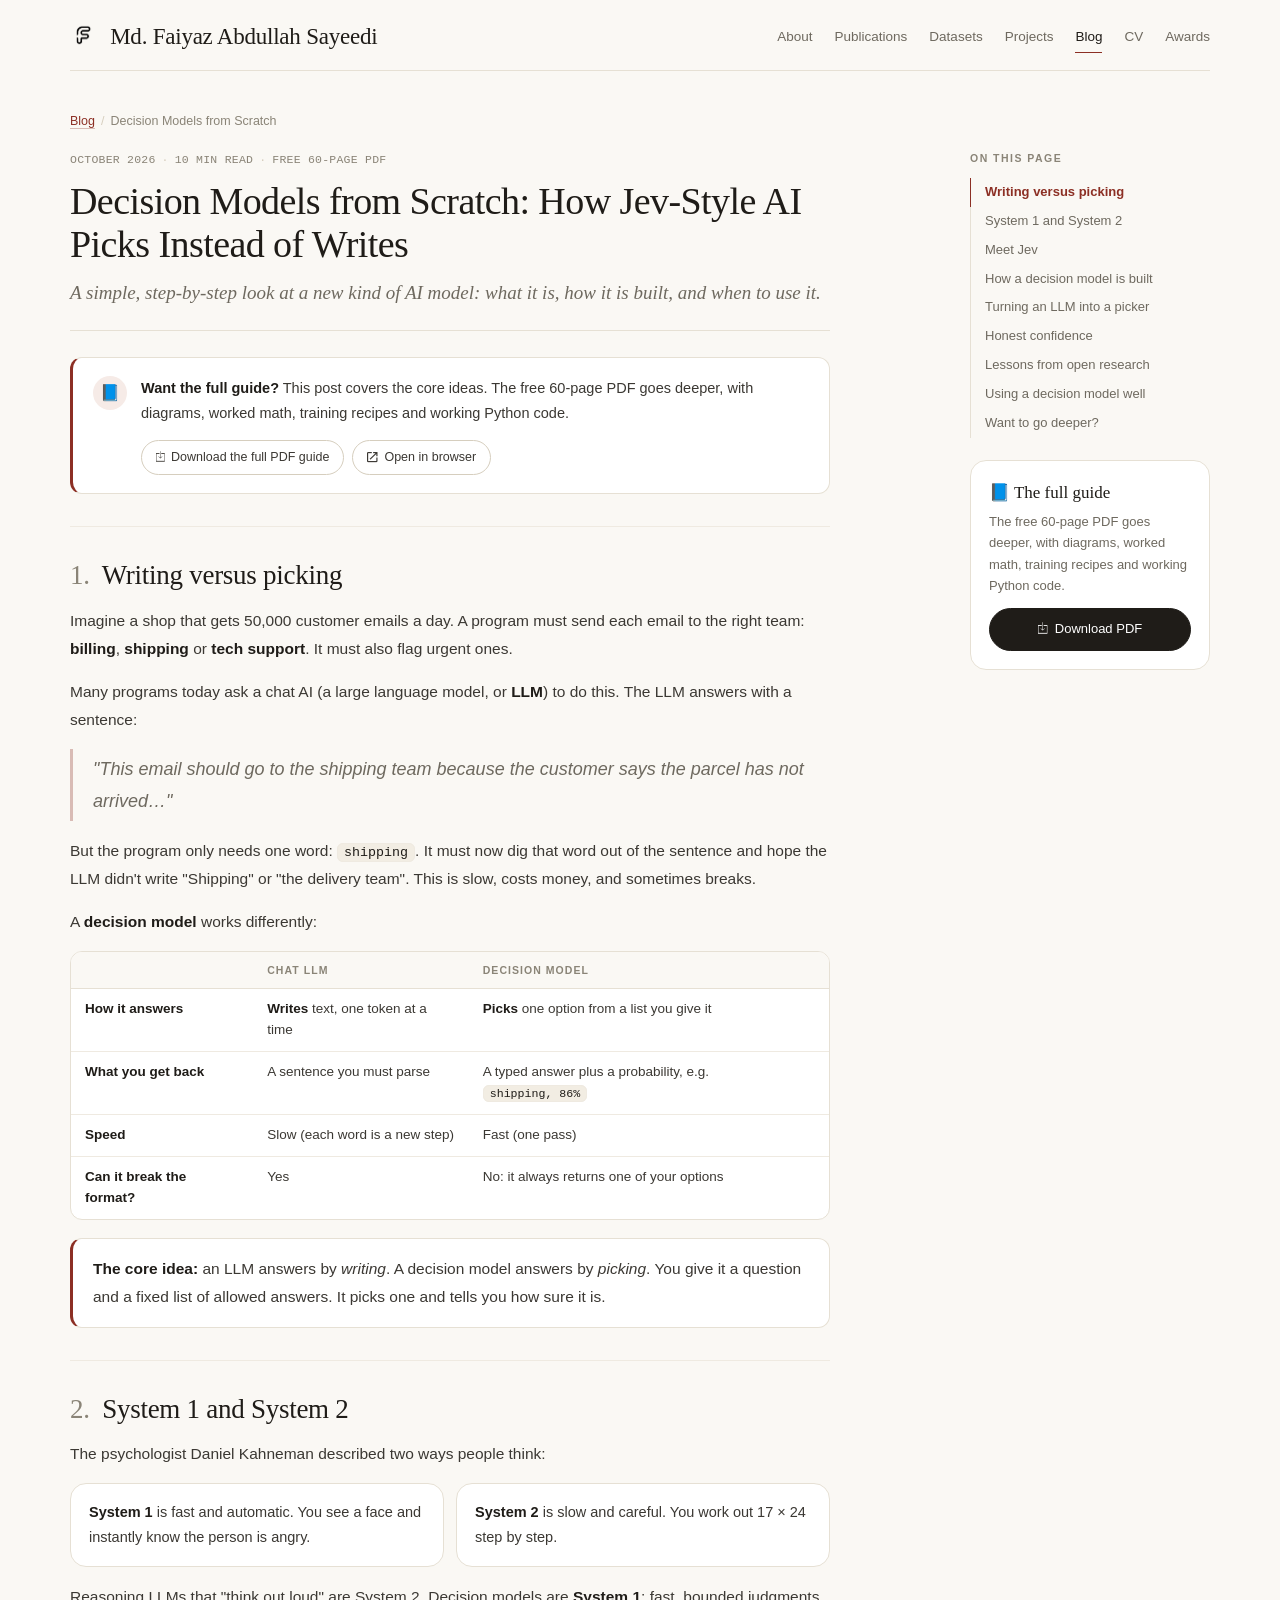
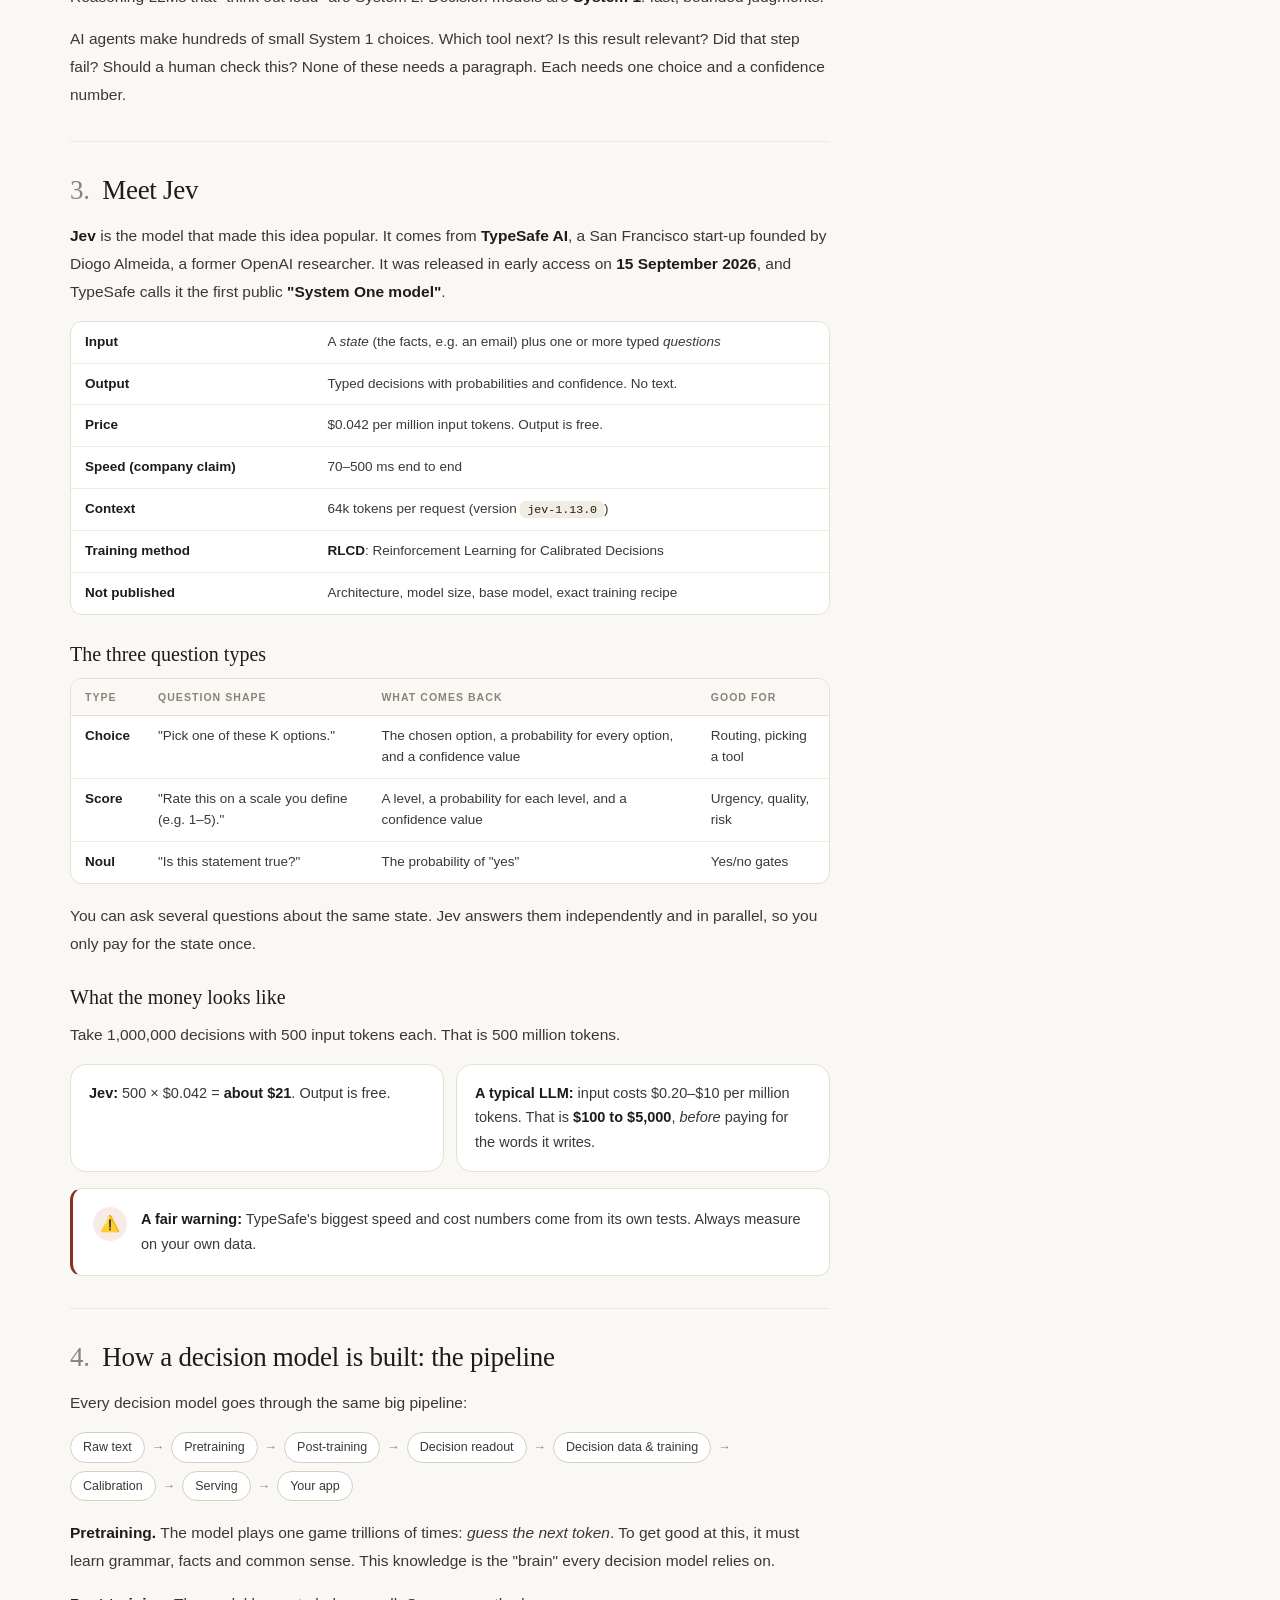
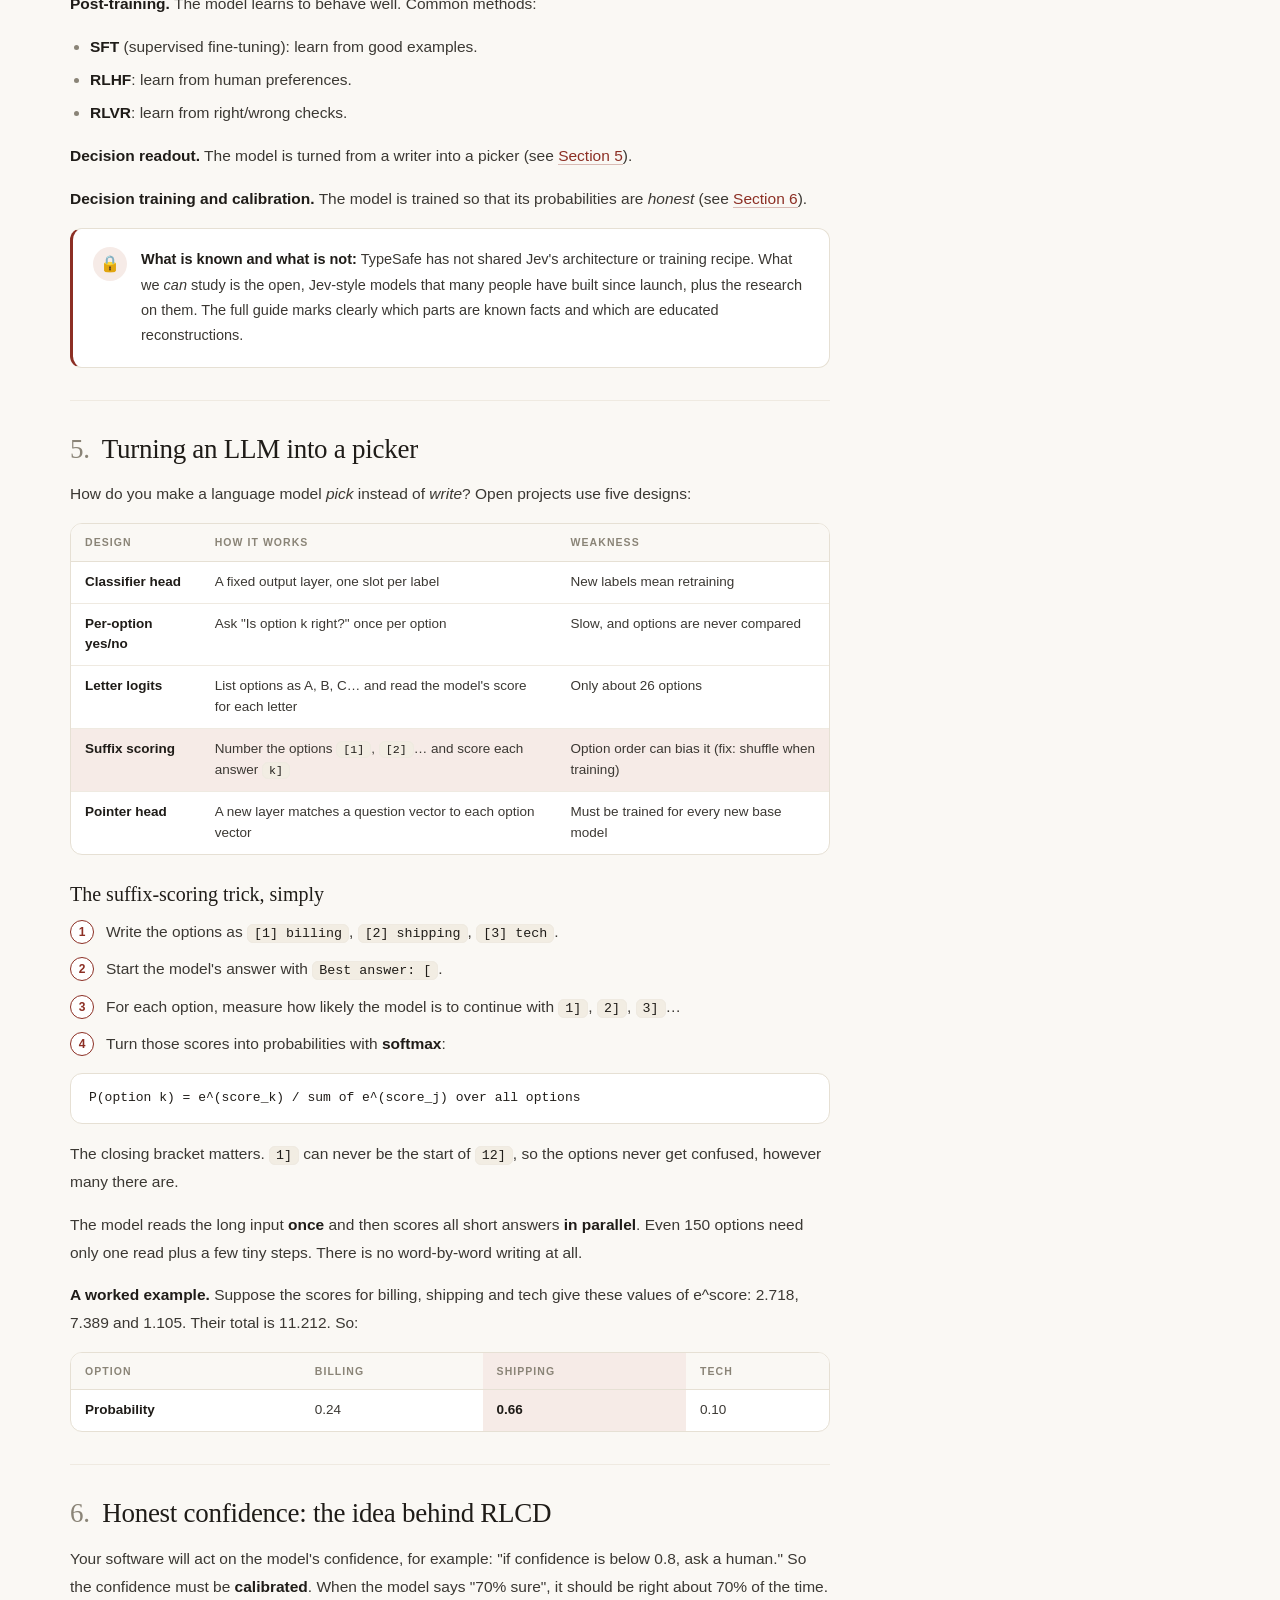
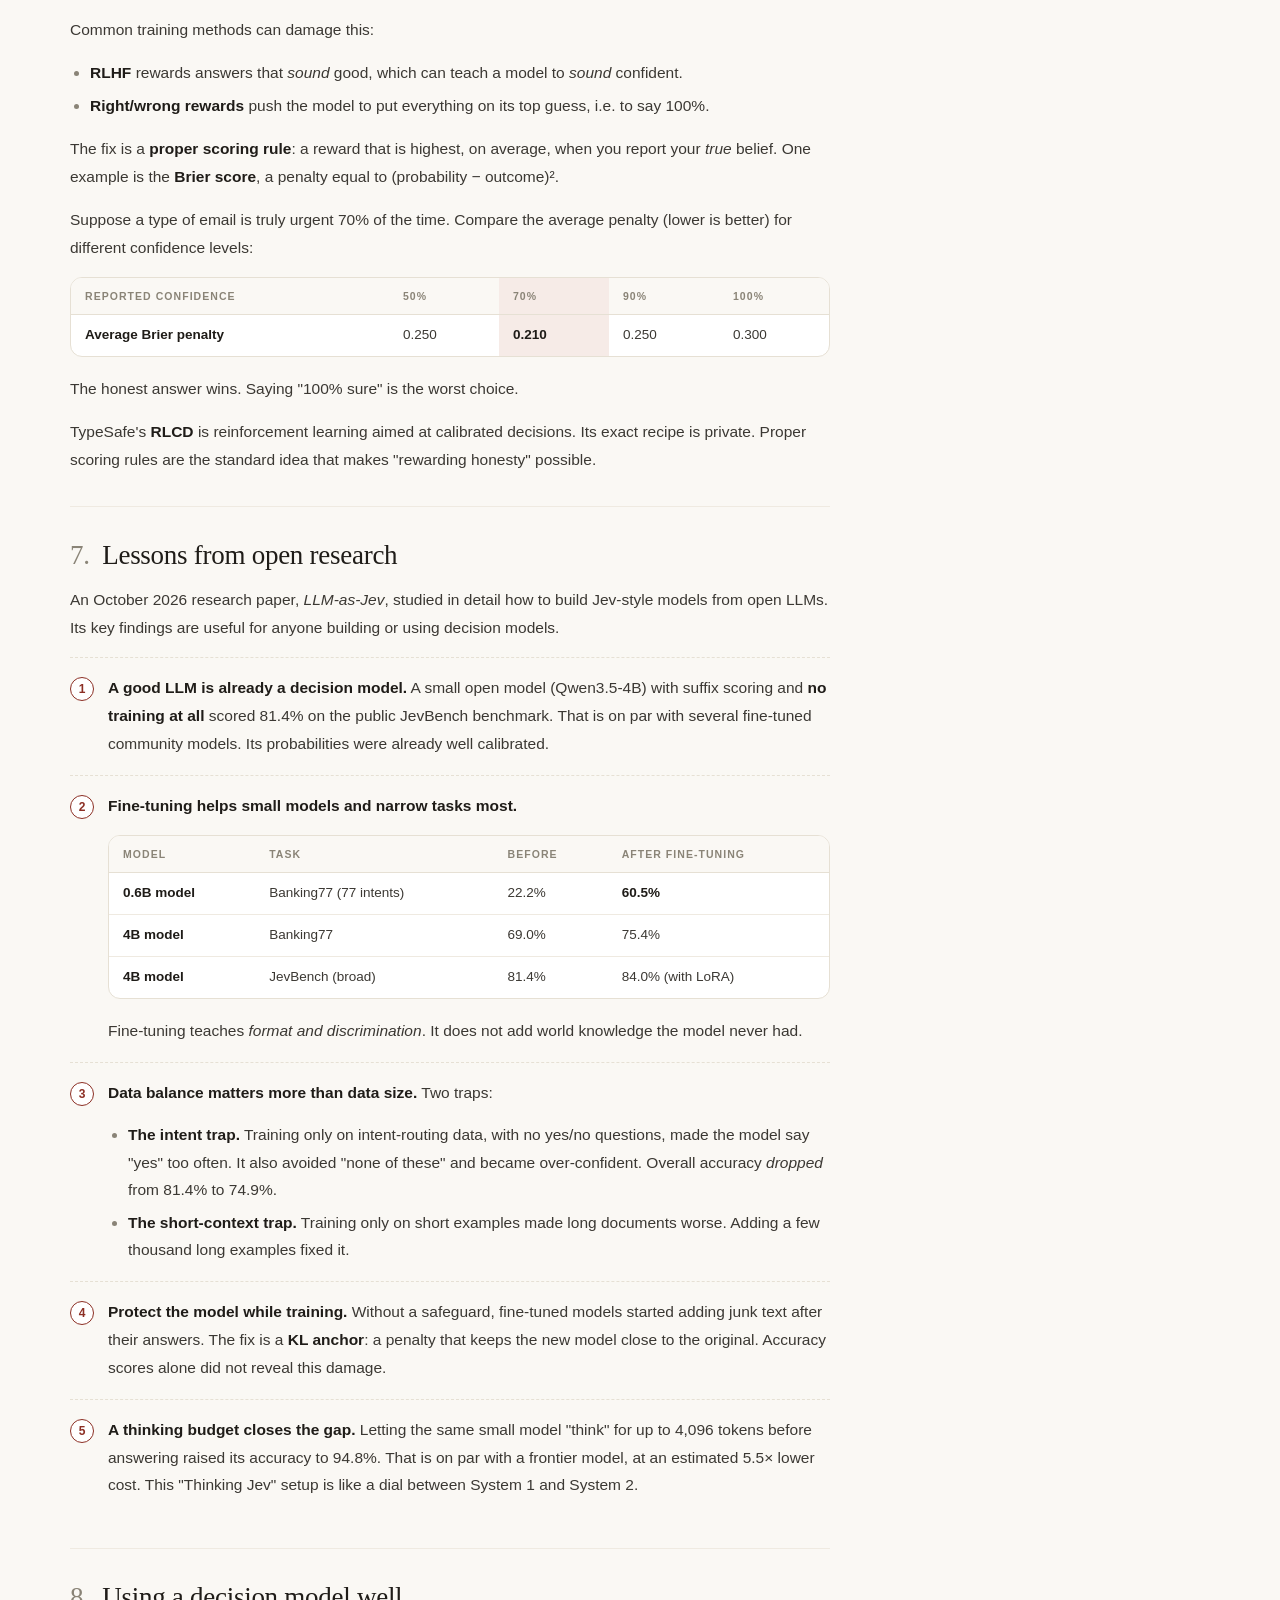
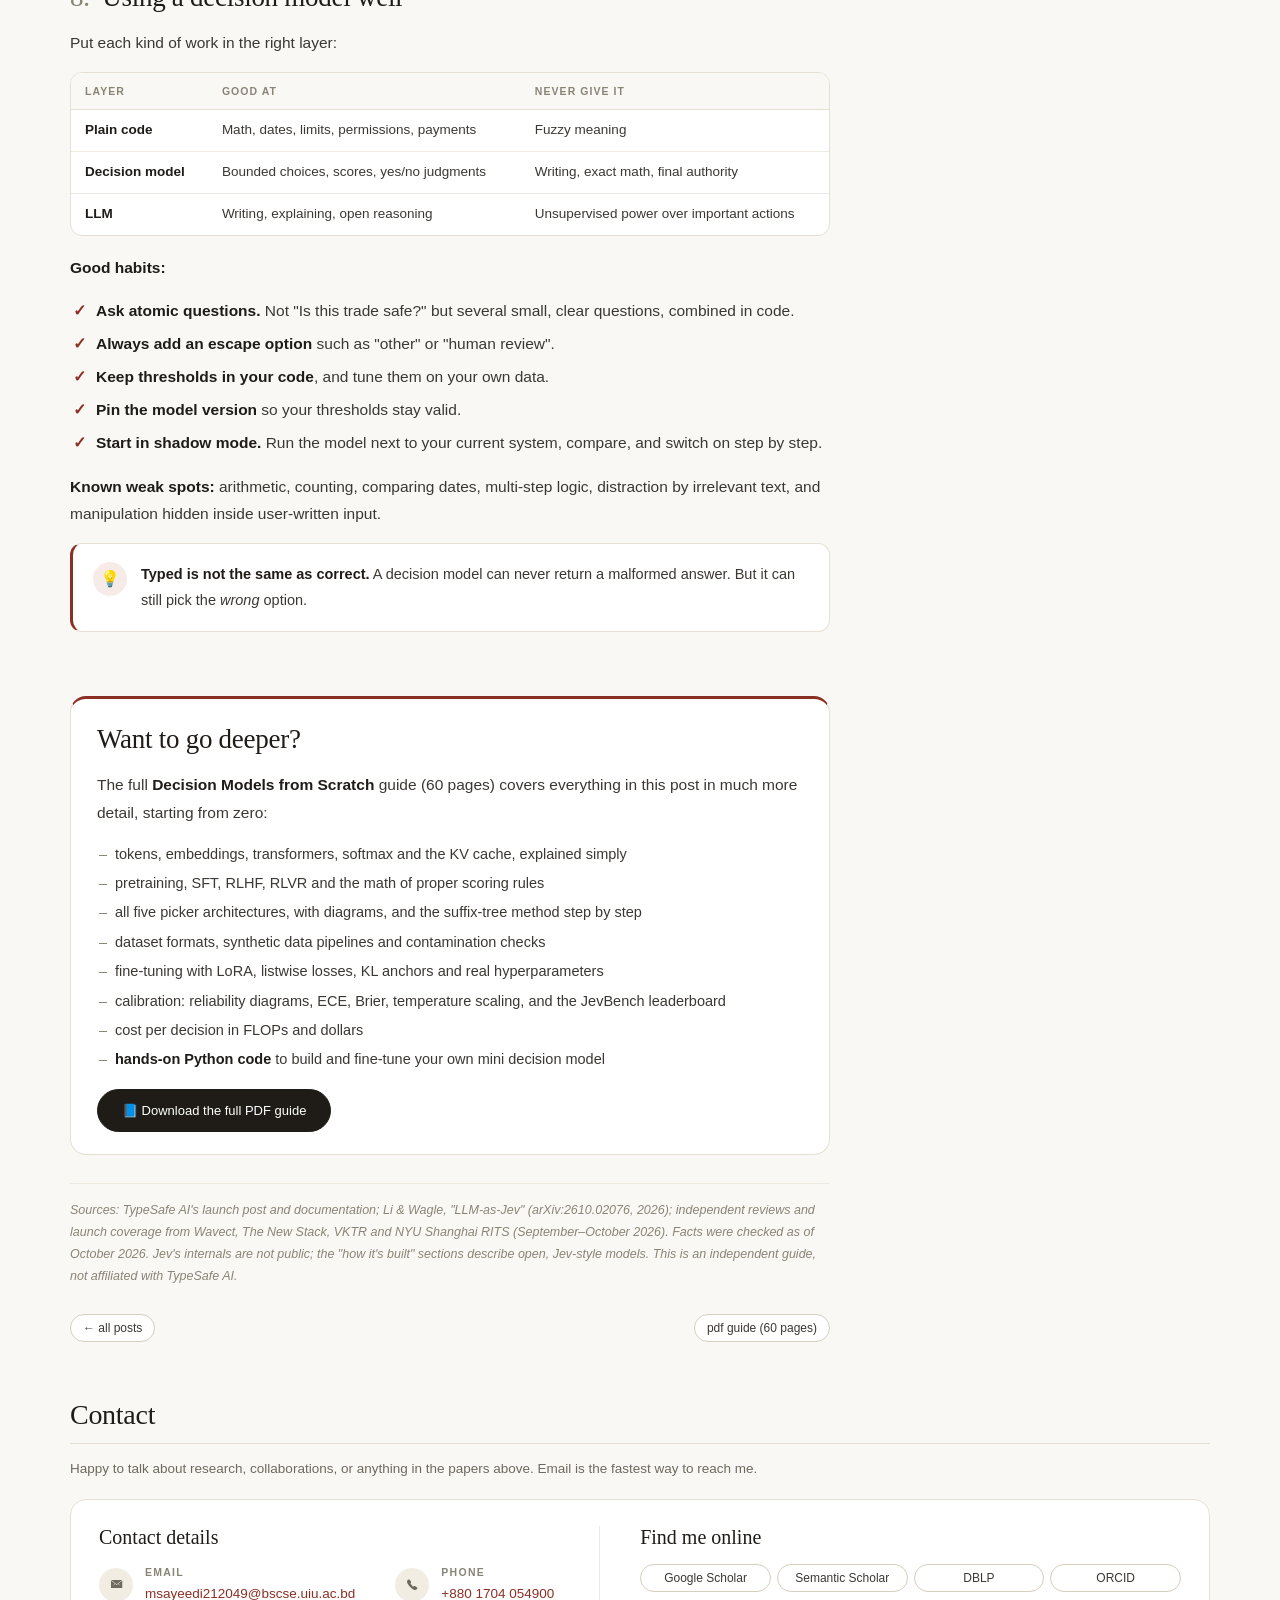
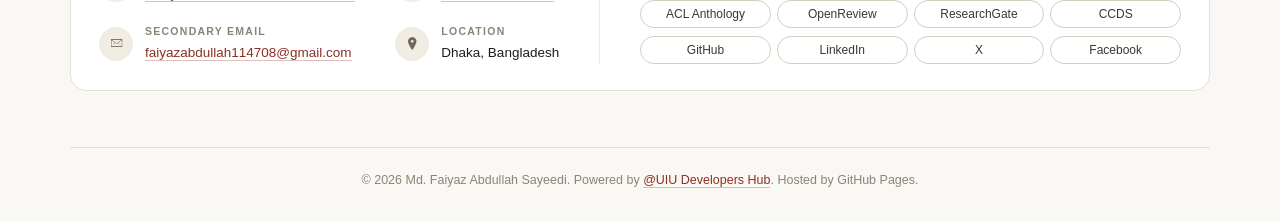
<file: blog/decision-models-from-scratch.html>
<!DOCTYPE html>
<html lang="en">

<head>
    <meta charset="UTF-8">
    <meta name="viewport" content="width=device-width, initial-scale=1">
    <!-- security: load scripts, styles and fonts only from this site and the services listed -->
    <meta http-equiv="Content-Security-Policy"
        content="default-src 'self'; script-src 'self'; style-src 'self' 'unsafe-inline' https://fonts.googleapis.com; font-src 'self' https://fonts.gstatic.com; img-src 'self' data: https:; form-action 'self'; object-src 'none'; base-uri 'self'">
    <title>Md. Faiyaz Abdullah Sayeedi - Decision Models from Scratch</title>
    <meta name="description" content="A simple, step-by-step look at a new kind of AI model: what it is, how it is built, and when to use it.">
    <link rel="icon" type="image/png" href="../img/icon.png">

    <!-- css -->
    <link rel="stylesheet" href="../css/bootstrap.min.css">
    <link rel="stylesheet" href="../css/ionicons.min.css">
    <link rel="stylesheet" href="../css/pace.css">
    <link rel="stylesheet" href="../css/custom.css">

    <!-- js -->
    <script src="../js/pace.min.js"></script>
</head>

<body class="graph-paper">

    <div class="read-progress" id="read-progress" aria-hidden="true"></div>

    <!-- header -->
    <div class="container">
        <header id="site-header">
            <a class="site-brand" href="../index.html">
                <img src="../img/icon.png" alt="" class="logo-icon">
                Md. Faiyaz Abdullah <span>Sayeedi</span>
            </a>
            <nav class="site-nav" aria-label="Main">
                <ul>
                    <li><a href="../index.html">About</a></li>
                    <li><a href="../publications.html">Publications</a></li>
                    <li><a href="../datasets.html">Datasets</a></li>
                    <li><a href="../projects.html">Projects</a></li>
                    <li><a class="current" href="index.html">Blog</a></li>
                    <li><a href="../curriculumvita.html">CV</a></li>
                    <li><a href="../honor_achievement.html">Awards</a></li>
                </ul>
            </nav>
            <button type="button" id="trigger-overlay" class="menu-toggle" aria-label="Open menu"
                aria-controls="site-menu" aria-expanded="false">
                <span class="ion-navicon"></span>
            </button>
        </header>
    </div>

    <div class="content-body">
        <div class="container">
            <p class="crumbs"><a href="index.html">Blog</a><span class="sep">/</span>Decision Models from Scratch</p>

            <div class="article-layout">
                <article class="article">
                    <header class="article-head">
                        <p class="blog-meta">October 2026<span class="dot">&middot;</span>10 min read<span class="dot">&middot;</span>Free 60-page PDF</p>
                        <h1 class="article-title">Decision Models from Scratch: How Jev-Style AI Picks Instead of Writes</h1>
                        <p class="article-dek">A simple, step-by-step look at a new kind of AI model: what it is, how it is built, and when to use it.</p>
                    </header>

                    <details class="toc-mobile">
                        <summary>On this page</summary>
                        <ol class="toc">
                            <li><a href="#writing-versus-picking">Writing versus picking</a></li>
                            <li><a href="#system-1-and-system-2">System 1 and System 2</a></li>
                            <li><a href="#meet-jev">Meet Jev</a></li>
                            <li><a href="#the-pipeline">How a decision model is built</a></li>
                            <li><a href="#llm-into-a-picker">Turning an LLM into a picker</a></li>
                            <li><a href="#honest-confidence">Honest confidence</a></li>
                            <li><a href="#lessons-from-open-research">Lessons from open research</a></li>
                            <li><a href="#using-a-decision-model-well">Using a decision model well</a></li>
                            <li><a href="#go-deeper">Want to go deeper?</a></li>
                        </ol>
                    </details>

                    <div class="article-body">
                        <aside class="callout">
                            <span class="callout-icon" aria-hidden="true">📘</span>
                            <div class="callout-body">
                                <p><strong>Want the full guide?</strong> This post covers the core ideas. The free 60-page PDF goes deeper, with diagrams, worked math, training recipes and working Python code.</p>
                                <div class="callout-actions">
                                    <a href="Decision_Models_from_Scratch.pdf" download><span class="ion-ios-download-outline"></span>Download the full PDF guide</a>
                                    <a href="Decision_Models_from_Scratch.pdf" target="_blank" rel="noopener"><span class="ion-android-open"></span>Open in browser</a>
                                </div>
                            </div>
                        </aside>

                        <!-- 1 -->
                        <section id="writing-versus-picking">
                            <h2><span class="num">1.</span> Writing versus picking</h2>
                            <p>Imagine a shop that gets 50,000 customer emails a day. A program must send each email to the right team: <strong>billing</strong>, <strong>shipping</strong> or <strong>tech support</strong>. It must also flag urgent ones.</p>
                            <p>Many programs today ask a chat AI (a large language model, or <strong>LLM</strong>) to do this. The LLM answers with a sentence:</p>
                            <blockquote>
                                <p>"This email should go to the shipping team because the customer says the parcel has not arrived…"</p>
                            </blockquote>
                            <p>But the program only needs one word: <code>shipping</code>. It must now dig that word out of the sentence and hope the LLM didn't write "Shipping" or "the delivery team". This is slow, costs money, and sometimes breaks.</p>
                            <p>A <strong>decision model</strong> works differently:</p>
                            <div class="table-wrap">
                                <table class="data-table">
                                    <thead>
                                        <tr><th></th><th>Chat LLM</th><th>Decision model</th></tr>
                                    </thead>
                                    <tbody>
                                        <tr><th scope="row">How it answers</th><td><strong>Writes</strong> text, one token at a time</td><td><strong>Picks</strong> one option from a list you give it</td></tr>
                                        <tr><th scope="row">What you get back</th><td>A sentence you must parse</td><td>A typed answer plus a probability, e.g. <code>shipping, 86%</code></td></tr>
                                        <tr><th scope="row">Speed</th><td>Slow (each word is a new step)</td><td>Fast (one pass)</td></tr>
                                        <tr><th scope="row">Can it break the format?</th><td>Yes</td><td>No: it always returns one of your options</td></tr>
                                    </tbody>
                                </table>
                            </div>
                            <p class="key-idea"><strong>The core idea:</strong> an LLM answers by <em>writing</em>. A decision model answers by <em>picking</em>. You give it a question and a fixed list of allowed answers. It picks one and tells you how sure it is.</p>
                        </section>

                        <!-- 2 -->
                        <section id="system-1-and-system-2">
                            <h2><span class="num">2.</span> System 1 and System 2</h2>
                            <p>The psychologist Daniel Kahneman described two ways people think:</p>
                            <ul class="duo">
                                <li><strong>System 1</strong> is fast and automatic. You see a face and instantly know the person is angry.</li>
                                <li><strong>System 2</strong> is slow and careful. You work out 17 × 24 step by step.</li>
                            </ul>
                            <p>Reasoning LLMs that "think out loud" are System 2. Decision models are <strong>System 1</strong>: fast, bounded judgments.</p>
                            <p>AI agents make hundreds of small System 1 choices. Which tool next? Is this result relevant? Did that step fail? Should a human check this? None of these needs a paragraph. Each needs one choice and a confidence number.</p>
                        </section>

                        <!-- 3 -->
                        <section id="meet-jev">
                            <h2><span class="num">3.</span> Meet Jev</h2>
                            <p><strong>Jev</strong> is the model that made this idea popular. It comes from <strong>TypeSafe AI</strong>, a San Francisco start-up founded by Diogo Almeida, a former OpenAI researcher. It was released in early access on <strong>15 September 2026</strong>, and TypeSafe calls it the first public <strong>"System One model"</strong>.</p>
                            <div class="table-wrap">
                                <table class="data-table kv">
                                    <tbody>
                                        <tr><th scope="row">Input</th><td>A <em>state</em> (the facts, e.g. an email) plus one or more typed <em>questions</em></td></tr>
                                        <tr><th scope="row">Output</th><td>Typed decisions with probabilities and confidence. No text.</td></tr>
                                        <tr><th scope="row">Price</th><td>$0.042 per million input tokens. Output is free.</td></tr>
                                        <tr><th scope="row">Speed (company claim)</th><td>70–500 ms end to end</td></tr>
                                        <tr><th scope="row">Context</th><td>64k tokens per request (version <code>jev-1.13.0</code>)</td></tr>
                                        <tr><th scope="row">Training method</th><td><strong>RLCD</strong>: Reinforcement Learning for Calibrated Decisions</td></tr>
                                        <tr><th scope="row">Not published</th><td>Architecture, model size, base model, exact training recipe</td></tr>
                                    </tbody>
                                </table>
                            </div>

                            <h3>The three question types</h3>
                            <div class="table-wrap">
                                <table class="data-table">
                                    <thead>
                                        <tr><th>Type</th><th>Question shape</th><th>What comes back</th><th>Good for</th></tr>
                                    </thead>
                                    <tbody>
                                        <tr><th scope="row">Choice</th><td>"Pick one of these K options."</td><td>The chosen option, a probability for every option, and a confidence value</td><td>Routing, picking a tool</td></tr>
                                        <tr><th scope="row">Score</th><td>"Rate this on a scale you define (e.g. 1–5)."</td><td>A level, a probability for each level, and a confidence value</td><td>Urgency, quality, risk</td></tr>
                                        <tr><th scope="row">Noul</th><td>"Is this statement true?"</td><td>The probability of "yes"</td><td>Yes/no gates</td></tr>
                                    </tbody>
                                </table>
                            </div>
                            <p>You can ask several questions about the same state. Jev answers them independently and in parallel, so you only pay for the state once.</p>

                            <h3>What the money looks like</h3>
                            <p>Take 1,000,000 decisions with 500 input tokens each. That is 500 million tokens.</p>
                            <ul class="duo">
                                <li><strong>Jev:</strong> 500 × $0.042 = <strong>about $21</strong>. Output is free.</li>
                                <li><strong>A typical LLM:</strong> input costs $0.20–$10 per million tokens. That is <strong>$100 to $5,000</strong>, <em>before</em> paying for the words it writes.</li>
                            </ul>
                            <aside class="callout">
                                <span class="callout-icon" aria-hidden="true">⚠️</span>
                                <div class="callout-body">
                                    <p><strong>A fair warning:</strong> TypeSafe's biggest speed and cost numbers come from its own tests. Always measure on your own data.</p>
                                </div>
                            </aside>
                        </section>

                        <!-- 4 -->
                        <section id="the-pipeline">
                            <h2><span class="num">4.</span> How a decision model is built: the pipeline</h2>
                            <p>Every decision model goes through the same big pipeline:</p>
                            <ol class="pipeline" aria-label="The decision model pipeline">
                                <li><span class="step">Raw text</span><span class="arr" aria-hidden="true">→</span></li>
                                <li><span class="step">Pretraining</span><span class="arr" aria-hidden="true">→</span></li>
                                <li><span class="step">Post-training</span><span class="arr" aria-hidden="true">→</span></li>
                                <li><span class="step">Decision readout</span><span class="arr" aria-hidden="true">→</span></li>
                                <li><span class="step">Decision data &amp; training</span><span class="arr" aria-hidden="true">→</span></li>
                                <li><span class="step">Calibration</span><span class="arr" aria-hidden="true">→</span></li>
                                <li><span class="step">Serving</span><span class="arr" aria-hidden="true">→</span></li>
                                <li><span class="step">Your app</span></li>
                            </ol>
                            <p><strong>Pretraining.</strong> The model plays one game trillions of times: <em>guess the next token</em>. To get good at this, it must learn grammar, facts and common sense. This knowledge is the "brain" every decision model relies on.</p>
                            <p><strong>Post-training.</strong> The model learns to behave well. Common methods:</p>
                            <ul>
                                <li><strong>SFT</strong> (supervised fine-tuning): learn from good examples.</li>
                                <li><strong>RLHF</strong>: learn from human preferences.</li>
                                <li><strong>RLVR</strong>: learn from right/wrong checks.</li>
                            </ul>
                            <p><strong>Decision readout.</strong> The model is turned from a writer into a picker (see <a href="#llm-into-a-picker">Section 5</a>).</p>
                            <p><strong>Decision training and calibration.</strong> The model is trained so that its probabilities are <em>honest</em> (see <a href="#honest-confidence">Section 6</a>).</p>
                            <aside class="callout">
                                <span class="callout-icon" aria-hidden="true">🔒</span>
                                <div class="callout-body">
                                    <p><strong>What is known and what is not:</strong> TypeSafe has not shared Jev's architecture or training recipe. What we <em>can</em> study is the open, Jev-style models that many people have built since launch, plus the research on them. The full guide marks clearly which parts are known facts and which are educated reconstructions.</p>
                                </div>
                            </aside>
                        </section>

                        <!-- 5 -->
                        <section id="llm-into-a-picker">
                            <h2><span class="num">5.</span> Turning an LLM into a picker</h2>
                            <p>How do you make a language model <em>pick</em> instead of <em>write</em>? Open projects use five designs:</p>
                            <div class="table-wrap">
                                <table class="data-table">
                                    <thead>
                                        <tr><th>Design</th><th>How it works</th><th>Weakness</th></tr>
                                    </thead>
                                    <tbody>
                                        <tr><th scope="row">Classifier head</th><td>A fixed output layer, one slot per label</td><td>New labels mean retraining</td></tr>
                                        <tr><th scope="row">Per-option yes/no</th><td>Ask "Is option k right?" once per option</td><td>Slow, and options are never compared</td></tr>
                                        <tr><th scope="row">Letter logits</th><td>List options as A, B, C… and read the model's score for each letter</td><td>Only about 26 options</td></tr>
                                        <tr class="is-key"><th scope="row">Suffix scoring</th><td>Number the options <code>[1]</code>, <code>[2]</code>… and score each answer <code>k]</code></td><td>Option order can bias it (fix: shuffle when training)</td></tr>
                                        <tr><th scope="row">Pointer head</th><td>A new layer matches a question vector to each option vector</td><td>Must be trained for every new base model</td></tr>
                                    </tbody>
                                </table>
                            </div>

                            <h3>The suffix-scoring trick, simply</h3>
                            <ol class="steps">
                                <li>Write the options as <code>[1] billing</code>, <code>[2] shipping</code>, <code>[3] tech</code>.</li>
                                <li>Start the model's answer with <code>Best answer: [</code>.</li>
                                <li>For each option, measure how likely the model is to continue with <code>1]</code>, <code>2]</code>, <code>3]</code>…</li>
                                <li>Turn those scores into probabilities with <strong>softmax</strong>:</li>
                            </ol>
                            <pre><code>P(option k) = e^(score_k) / sum of e^(score_j) over all options</code></pre>
                            <p>The closing bracket matters. <code>1]</code> can never be the start of <code>12]</code>, so the options never get confused, however many there are.</p>
                            <p>The model reads the long input <strong>once</strong> and then scores all short answers <strong>in parallel</strong>. Even 150 options need only one read plus a few tiny steps. There is no word-by-word writing at all.</p>
                            <p><strong>A worked example.</strong> Suppose the scores for billing, shipping and tech give these values of e^score: 2.718, 7.389 and 1.105. Their total is 11.212. So:</p>
                            <div class="table-wrap">
                                <table class="data-table">
                                    <thead>
                                        <tr><th>Option</th><th>billing</th><th class="is-key">shipping</th><th>tech</th></tr>
                                    </thead>
                                    <tbody>
                                        <tr><th scope="row">Probability</th><td>0.24</td><td class="is-key"><strong>0.66</strong></td><td>0.10</td></tr>
                                    </tbody>
                                </table>
                            </div>
                        </section>

                        <!-- 6 -->
                        <section id="honest-confidence">
                            <h2><span class="num">6.</span> Honest confidence: the idea behind RLCD</h2>
                            <p>Your software will act on the model's confidence, for example: "if confidence is below 0.8, ask a human." So the confidence must be <strong>calibrated</strong>. When the model says "70% sure", it should be right about 70% of the time.</p>
                            <p>Common training methods can damage this:</p>
                            <ul>
                                <li><strong>RLHF</strong> rewards answers that <em>sound</em> good, which can teach a model to <em>sound</em> confident.</li>
                                <li><strong>Right/wrong rewards</strong> push the model to put everything on its top guess, i.e. to say 100%.</li>
                            </ul>
                            <p>The fix is a <strong>proper scoring rule</strong>: a reward that is highest, on average, when you report your <em>true</em> belief. One example is the <strong>Brier score</strong>, a penalty equal to (probability − outcome)².</p>
                            <p>Suppose a type of email is truly urgent 70% of the time. Compare the average penalty (lower is better) for different confidence levels:</p>
                            <div class="table-wrap">
                                <table class="data-table">
                                    <thead>
                                        <tr><th>Reported confidence</th><th>50%</th><th class="is-key">70%</th><th>90%</th><th>100%</th></tr>
                                    </thead>
                                    <tbody>
                                        <tr><th scope="row">Average Brier penalty</th><td>0.250</td><td class="is-key"><strong>0.210</strong></td><td>0.250</td><td>0.300</td></tr>
                                    </tbody>
                                </table>
                            </div>
                            <p>The honest answer wins. Saying "100% sure" is the worst choice.</p>
                            <p>TypeSafe's <strong>RLCD</strong> is reinforcement learning aimed at calibrated decisions. Its exact recipe is private. Proper scoring rules are the standard idea that makes "rewarding honesty" possible.</p>
                        </section>

                        <!-- 7 -->
                        <section id="lessons-from-open-research">
                            <h2><span class="num">7.</span> Lessons from open research</h2>
                            <p>An October 2026 research paper, <em>LLM-as-Jev</em>, studied in detail how to build Jev-style models from open LLMs. Its key findings are useful for anyone building or using decision models.</p>

                            <div class="finding">
                                <span class="finding-num">1</span>
                                <div class="finding-body">
                                    <p><strong>A good LLM is already a decision model.</strong> A small open model (Qwen3.5-4B) with suffix scoring and <strong>no training at all</strong> scored 81.4% on the public JevBench benchmark. That is on par with several fine-tuned community models. Its probabilities were already well calibrated.</p>
                                </div>
                            </div>

                            <div class="finding">
                                <span class="finding-num">2</span>
                                <div class="finding-body">
                                    <p><strong>Fine-tuning helps small models and narrow tasks most.</strong></p>
                                    <div class="table-wrap">
                                        <table class="data-table">
                                            <thead>
                                                <tr><th>Model</th><th>Task</th><th>Before</th><th>After fine-tuning</th></tr>
                                            </thead>
                                            <tbody>
                                                <tr><th scope="row">0.6B model</th><td>Banking77 (77 intents)</td><td>22.2%</td><td><strong>60.5%</strong></td></tr>
                                                <tr><th scope="row">4B model</th><td>Banking77</td><td>69.0%</td><td>75.4%</td></tr>
                                                <tr><th scope="row">4B model</th><td>JevBench (broad)</td><td>81.4%</td><td>84.0% (with LoRA)</td></tr>
                                            </tbody>
                                        </table>
                                    </div>
                                    <p>Fine-tuning teaches <em>format and discrimination</em>. It does not add world knowledge the model never had.</p>
                                </div>
                            </div>

                            <div class="finding">
                                <span class="finding-num">3</span>
                                <div class="finding-body">
                                    <p><strong>Data balance matters more than data size.</strong> Two traps:</p>
                                    <ul>
                                        <li><strong>The intent trap.</strong> Training only on intent-routing data, with no yes/no questions, made the model say "yes" too often. It also avoided "none of these" and became over-confident. Overall accuracy <em>dropped</em> from 81.4% to 74.9%.</li>
                                        <li><strong>The short-context trap.</strong> Training only on short examples made long documents worse. Adding a few thousand long examples fixed it.</li>
                                    </ul>
                                </div>
                            </div>

                            <div class="finding">
                                <span class="finding-num">4</span>
                                <div class="finding-body">
                                    <p><strong>Protect the model while training.</strong> Without a safeguard, fine-tuned models started adding junk text after their answers. The fix is a <strong>KL anchor</strong>: a penalty that keeps the new model close to the original. Accuracy scores alone did not reveal this damage.</p>
                                </div>
                            </div>

                            <div class="finding">
                                <span class="finding-num">5</span>
                                <div class="finding-body">
                                    <p><strong>A thinking budget closes the gap.</strong> Letting the same small model "think" for up to 4,096 tokens before answering raised its accuracy to 94.8%. That is on par with a frontier model, at an estimated 5.5× lower cost. This "Thinking Jev" setup is like a dial between System 1 and System 2.</p>
                                </div>
                            </div>
                        </section>

                        <!-- 8 -->
                        <section id="using-a-decision-model-well">
                            <h2><span class="num">8.</span> Using a decision model well</h2>
                            <p>Put each kind of work in the right layer:</p>
                            <div class="table-wrap">
                                <table class="data-table">
                                    <thead>
                                        <tr><th>Layer</th><th>Good at</th><th>Never give it</th></tr>
                                    </thead>
                                    <tbody>
                                        <tr><th scope="row">Plain code</th><td>Math, dates, limits, permissions, payments</td><td>Fuzzy meaning</td></tr>
                                        <tr><th scope="row">Decision model</th><td>Bounded choices, scores, yes/no judgments</td><td>Writing, exact math, final authority</td></tr>
                                        <tr><th scope="row">LLM</th><td>Writing, explaining, open reasoning</td><td>Unsupervised power over important actions</td></tr>
                                    </tbody>
                                </table>
                            </div>
                            <p><strong>Good habits:</strong></p>
                            <ul class="checklist">
                                <li><strong>Ask atomic questions.</strong> Not "Is this trade safe?" but several small, clear questions, combined in code.</li>
                                <li><strong>Always add an escape option</strong> such as "other" or "human review".</li>
                                <li><strong>Keep thresholds in your code</strong>, and tune them on your own data.</li>
                                <li><strong>Pin the model version</strong> so your thresholds stay valid.</li>
                                <li><strong>Start in shadow mode.</strong> Run the model next to your current system, compare, and switch on step by step.</li>
                            </ul>
                            <p><strong>Known weak spots:</strong> arithmetic, counting, comparing dates, multi-step logic, distraction by irrelevant text, and manipulation hidden inside user-written input.</p>
                            <aside class="callout">
                                <span class="callout-icon" aria-hidden="true">💡</span>
                                <div class="callout-body">
                                    <p><strong>Typed is not the same as correct.</strong> A decision model can never return a malformed answer. But it can still pick the <em>wrong</em> option.</p>
                                </div>
                            </aside>
                        </section>

                        <!-- go deeper -->
                        <section id="go-deeper" class="cta-section">
                            <div class="cta">
                                <h2>Want to go deeper?</h2>
                                <p>The full <strong>Decision Models from Scratch</strong> guide (60 pages) covers everything in this post in much more detail, starting from zero:</p>
                                <ul>
                                    <li>tokens, embeddings, transformers, softmax and the KV cache, explained simply</li>
                                    <li>pretraining, SFT, RLHF, RLVR and the math of proper scoring rules</li>
                                    <li>all five picker architectures, with diagrams, and the suffix-tree method step by step</li>
                                    <li>dataset formats, synthetic data pipelines and contamination checks</li>
                                    <li>fine-tuning with LoRA, listwise losses, KL anchors and real hyperparameters</li>
                                    <li>calibration: reliability diagrams, ECE, Brier, temperature scaling, and the JevBench leaderboard</li>
                                    <li>cost per decision in FLOPs and dollars</li>
                                    <li><strong>hands-on Python code</strong> to build and fine-tune your own mini decision model</li>
                                </ul>
                                <a class="btn-ink" href="Decision_Models_from_Scratch.pdf" download>📘 Download the full PDF guide</a>
                            </div>
                        </section>
                    </div>

                    <p class="article-sources">Sources: TypeSafe AI's launch post and documentation; Li &amp; Wagle, "LLM-as-Jev" (arXiv:2610.02076, 2026); independent reviews and launch coverage from Wavect, The New Stack, VKTR and NYU Shanghai RITS (September–October 2026). Facts were checked as of October 2026. Jev's internals are not public; the "how it's built" sections describe open, Jev-style models. This is an independent guide, not affiliated with TypeSafe AI.</p>

                    <div class="article-foot">
                        <ul class="pub-links">
                            <li><a href="index.html">&larr; all posts</a></li>
                        </ul>
                        <ul class="pub-links">
                            <li><a href="Decision_Models_from_Scratch.pdf" target="_blank" rel="noopener">pdf guide (60 pages)</a></li>
                        </ul>
                    </div>
                </article>

                <aside class="article-aside" aria-label="On this page">
                    <p class="toc-label">On this page</p>
                    <ol class="toc">
                        <li><a href="#writing-versus-picking">Writing versus picking</a></li>
                        <li><a href="#system-1-and-system-2">System 1 and System 2</a></li>
                        <li><a href="#meet-jev">Meet Jev</a></li>
                        <li><a href="#the-pipeline">How a decision model is built</a></li>
                        <li><a href="#llm-into-a-picker">Turning an LLM into a picker</a></li>
                        <li><a href="#honest-confidence">Honest confidence</a></li>
                        <li><a href="#lessons-from-open-research">Lessons from open research</a></li>
                        <li><a href="#using-a-decision-model-well">Using a decision model well</a></li>
                        <li><a href="#go-deeper">Want to go deeper?</a></li>
                    </ol>
                    <div class="toc-card">
                        <p><strong>📘 The full guide</strong>The free 60-page PDF goes deeper, with diagrams, worked math, training recipes and working Python code.</p>
                        <a class="btn-ink" href="Decision_Models_from_Scratch.pdf" download><span class="ion-ios-download-outline"></span>Download PDF</a>
                    </div>
                </aside>
            </div>
        </div>

        <div class="container">
            <!-- Contact -->
            <div class="row">
                <div class="col-md-12 section" id="contact">
                    <h2 class="section-title">Contact</h2>
                    <p class="section-note">Happy to talk about research, collaborations, or anything in the papers above.
                        Email is the fastest way to reach me.</p>

                    <div class="contact-block">
                        <div class="contact-panel contact-wide">
                            <div class="contact-col">
                                <h3>Contact details</h3>
                                <ul class="contact-details">
                                    <li>
                                        <span class="ci ion-ios-email"></span>
                                        <span>
                                            <span class="cd-label">Email</span>
                                            <span class="cd-value"><a href="mailto:msayeedi212049@bscse.uiu.ac.bd">msayeedi212049@bscse.uiu.ac.bd</a></span>
                                        </span>
                                    </li>
                                    <li>
                                        <span class="ci ion-ios-email-outline"></span>
                                        <span>
                                            <span class="cd-label">Secondary email</span>
                                            <span class="cd-value"><a href="mailto:faiyazabdullah114708@gmail.com">faiyazabdullah114708@gmail.com</a></span>
                                        </span>
                                    </li>
                                    <li>
                                        <span class="ci ion-ios-telephone"></span>
                                        <span>
                                            <span class="cd-label">Phone</span>
                                            <span class="cd-value"><a href="tel:+8801704054900">+880 1704 054900</a></span>
                                        </span>
                                    </li>
                                    <li>
                                        <span class="ci ion-ios-location"></span>
                                        <span>
                                            <span class="cd-label">Location</span>
                                            <span class="cd-value">Dhaka, Bangladesh</span>
                                        </span>
                                    </li>
                                </ul>
                            </div>
                            <div class="contact-col contact-col-online">
                                <h3>Find me online</h3>
                                <ul class="profile-links">
                                    <li><a href="https://scholar.google.com/citations?user=gLTfVpwAAAAJ&hl=en" target="_blank" rel="noopener">Google Scholar</a></li>
                                    <li><a href="https://www.semanticscholar.org/author/Md.-Faiyaz-Abdullah-Sayeedi/2248826908" target="_blank" rel="noopener">Semantic Scholar</a></li>
                                    <li><a href="https://dblp.org/pid/374/6271.html" target="_blank" rel="noopener">DBLP</a></li>
                                    <li><a href="https://orcid.org/0009-0007-3079-7806" target="_blank" rel="noopener">ORCID</a></li>
                                    <li><a href="https://aclanthology.org/people/md-faiyaz-abdullah-sayeedi/" target="_blank" rel="noopener">ACL Anthology</a></li>
                                    <li><a href="https://openreview.net/profile?id=%7EMd._Faiyaz_Abdullah_Sayeedi1" target="_blank" rel="noopener">OpenReview</a></li>
                                    <li><a href="https://www.researchgate.net/profile/Md-Sayeedi" target="_blank" rel="noopener">ResearchGate</a></li>
                                    <li><a href="https://ccds.ai/people/faiyaz-abdullah-sayeedi" target="_blank" rel="noopener">CCDS</a></li>
                                    <li><a href="https://github.com/faiyazabdullah" target="_blank" rel="noopener">GitHub</a></li>
                                    <li><a href="https://www.linkedin.com/in/mdfaiyazabdullahsayeedi/" target="_blank" rel="noopener">LinkedIn</a></li>
                                    <li><a href="https://x.com/MFaiyazAS" target="_blank" rel="noopener">X</a></li>
                                    <li><a href="https://www.facebook.com/faiyazabdullah336908" target="_blank" rel="noopener">Facebook</a></li>
                                </ul>
                            </div>
                        </div>
                    </div>
                </div>
            </div>
        </div>

    </div>

    <!-- footer -->
    <footer id="site-footer">
        <div class="container">
            <p class="copyright">&copy; 2026 Md. Faiyaz Abdullah Sayeedi. Powered by <a
                href="https://github.com/UIU-Developers-Hub">@UIU Developers Hub</a>. Hosted by GitHub Pages.</p>
        </div>
    </footer>

    <button type="button" id="back-to-top" aria-label="Back to top"><span class="ion-chevron-up"></span></button>

    <!-- mobile menu -->
    <div class="overlay" id="site-menu">
        <button type="button" class="overlay-close" aria-label="Close menu"><span class="ion-ios-close-empty"></span></button>
        <nav aria-label="Mobile">
            <ul>
                <li><a href="../index.html">About</a></li>
                <li><a href="../publications.html">Publications</a></li>
                <li><a href="../datasets.html">Datasets</a></li>
                <li><a href="../projects.html">Projects</a></li>
                <li><a class="current" href="index.html">Blog</a></li>
                <li><a href="../curriculumvita.html">CV</a></li>
                <li><a href="../honor_achievement.html">Awards</a></li>
            </ul>
        </nav>
    </div>

    <script src="../js/script.js"></script>
</body>

</html>
</file>
<file: css/pace.css>
.pace .pace-progress {
  background: #000;
  position: fixed;
  z-index: 2000;
  top: 0;
  left: 0;
  height: 1px;
  transition: width 1s;
}

.pace-inactive {
  display: none;
}
</file>
<file: css/custom.css>
/*
Theme Name: Black & White
Theme URI: http://themewagon.com/demo/Black-And-White/
Author: ThemeWagon
Author URI: http://themewagon.com/
Description: Minimal Blogging Theme
Version: 1.0
License: GNU General Public License v3 or later
License URI: http://www.gnu.org/licenses/gpl-3.0.html
Tags: black, white, two-columns, right-sidebar, responsive-layout, accessibility-ready
Text Domain: blackandwhite
*/


/**
 * Table of Contents
 *
 * 1.0  - Fonts & design tokens
 * 2.0  - Base elements
 * 3.0  - Shared components (text links, chips, buttons, cards)
 * 4.0  - Header & navigation
 * 5.0  - Mobile menu
 * 6.0  - Page layout & section headings
 * 7.0  - Home: profile & PhD callout
 * 8.0  - Home: bio, facts & metrics
 * 9.0  - Home: news, interests & timeline
 * 10.0 - Item lists (publications, datasets, projects)
 * 11.0 - Curriculum vitae
 * 12.0 - Awards
 * 13.0 - Contact
 * 14.0 - Footer & back-to-top
 * 15.0 - Blog
 * 16.0 - Reduced motion
 * 17.0 - Legacy theme (only used by __templates__/blog.html)
 */

/**
 * 1.0 - Fonts & design tokens
 */

@import url(https://fonts.googleapis.com/css2?family=Inter:wght@400;500;600&family=Newsreader:ital,opsz,wght@0,6..72,400;0,6..72,500;1,6..72,400&display=swap);

:root {
	/* colour: warm off-white paper, white cards, near-black ink, one deep-red accent */
	--bg: #faf8f4;
	--surface: #ffffff;
	--ink: #1f1c18;
	--text: #3b3833;
	--muted: #6e695f;
	--subtle: #8a8477;
	--line: #e6e0d4;
	--line-soft: #efeae1;
	--line-strong: #d6cebe;
	--hover: #f6f2ea;
	--tint: #f2ede3;
	--accent: #8c2f24;
	--accent-line: rgba(140, 47, 36, 0.3);
	--accent-tint: #f6ebe7;

	/* one colour per research-interest card */
	--c-red: #8c2f24;
	--c-teal: #2e5f63;
	--c-navy: #33497d;
	--c-amber: #8a6418;

	/* type: serif for names and headings, sans for reading, mono for dates */
	--font-serif: 'Newsreader', Georgia, 'Times New Roman', serif;
	--font-sans: 'Inter', -apple-system, BlinkMacSystemFont, 'Segoe UI', Roboto, sans-serif;
	--font-mono: ui-monospace, SFMono-Regular, Menlo, Consolas, 'Liberation Mono', monospace;
	--fs-2xs: 10.5px;
	--fs-xs: 11.5px;
	--fs-sm: 12.5px;
	--fs-md: 13.5px;
	--fs-base: 14.5px;

	/* shape & motion */
	--radius-lg: 16px;
	--radius: 12px;
	--radius-sm: 8px;
	--pill: 999px;
	--shadow: 0 1px 2px rgba(31, 28, 24, 0.04), 0 10px 28px rgba(31, 28, 24, 0.07);
	--ease: 0.2s ease;
}

/**
 * 2.0 - Base elements
 */

html {
	scroll-behavior: smooth;
}

body {
	color: var(--text);
	background-color: var(--bg);
	font-family: var(--font-sans);
	font-size: var(--fs-base);
	line-height: 1.6;
	-webkit-font-smoothing: antialiased;
	-moz-osx-font-smoothing: grayscale;
}

/* the body keeps its old class name; the page is now plain off-white paper */
.graph-paper {
	background-color: var(--bg);
}

h1,
h2,
h3,
h4,
h5,
h6 {
	margin-top: 0;
}

a {
	color: var(--ink);
	transition: color var(--ease), border-color var(--ease), background-color var(--ease);
}

a:hover,
a:focus {
	color: var(--accent);
	text-decoration: none;
}

a:focus,
button:focus {
	outline: none;
}

a:focus-visible,
button:focus-visible,
summary:focus-visible {
	outline: 2px solid var(--accent);
	outline-offset: 2px;
	border-radius: 4px;
}

::selection {
	color: var(--ink);
	background-color: var(--accent-tint);
}

p {
	font-family: var(--font-sans);
	font-size: var(--fs-base);
	line-height: 1.7;
}

/**
 * 3.0 - Shared components
 */

/* links inside running text: accent colour with a light underline */
.bio a,
.fact-meta a,
.fact-value a,
.news-text a,
.section-note a,
.interest-grid p a,
.tl-where a,
.tl-meta a,
.cv-list a,
.pub-authors a,
.cd-value a,
.crumbs a,
.article-body p a,
.article-body li a,
.article-sources a,
.copyright a {
	color: var(--accent);
	border-bottom: 1px solid var(--accent-line);
}

.bio a:hover,
.fact-meta a:hover,
.fact-value a:hover,
.news-text a:hover,
.section-note a:hover,
.interest-grid p a:hover,
.tl-where a:hover,
.tl-meta a:hover,
.cv-list a:hover,
.pub-authors a:hover,
.cd-value a:hover,
.crumbs a:hover,
.article-body p a:hover,
.article-body li a:hover,
.article-sources a:hover,
.copyright a:hover {
	color: var(--accent);
	border-bottom-color: var(--accent);
}

/* pill chips: profile links, paper links, toggles, small actions */
.profile-links a,
.pub-links a,
.pub-toggle,
.phd-actions a,
.callout-actions a,
.venue {
	display: inline-block;
	padding: 4px 12px;
	font-family: var(--font-sans);
	font-size: 12px;
	font-weight: 500;
	line-height: 1.5;
	color: var(--text);
	background: var(--surface);
	border: 1px solid var(--line-strong);
	border-radius: var(--pill);
	transition: background-color var(--ease), border-color var(--ease), color var(--ease);
}

.profile-links a:hover,
.profile-links a:focus,
.pub-links a:hover,
.pub-links a:focus,
.pub-toggle:hover,
.pub-toggle:focus,
.pub-toggle[aria-expanded="true"],
.phd-actions a:hover,
.phd-actions a:focus,
.callout-actions a:hover,
.callout-actions a:focus,
.venue:hover {
	color: var(--accent);
	background: var(--accent-tint);
	border-color: var(--accent);
}

.pub-toggle {
	cursor: pointer;
}

.phd-actions a,
.callout-actions a {
	padding: 6px 14px;
	font-size: var(--fs-sm);
}

.callout-actions [class^="ion-"] {
	margin-right: 6px;
	font-size: 14px;
	vertical-align: -1px;
}

/* solid buttons */
.btn-cv,
.btn-ink {
	display: inline-block;
	padding: 11px 24px;
	font-family: var(--font-sans);
	font-size: 13px;
	font-weight: 500;
	line-height: 1.5;
	color: #fff;
	background: var(--ink);
	border: 1px solid var(--ink);
	border-radius: var(--pill);
	cursor: pointer;
	transition: background-color var(--ease), border-color var(--ease), color var(--ease);
}

.btn-cv:hover,
.btn-cv:focus,
.btn-ink:hover,
.btn-ink:focus {
	color: #fff;
	background: var(--accent);
	border-color: var(--accent);
}

.btn-ink [class^="ion-"] {
	margin-right: 8px;
	font-size: 15px;
	vertical-align: -1px;
}

/* white rounded cards on the off-white page */
.interest-grid li,
.award-grid li,
.metrics li,
.duo > li,
.fact {
	background: var(--surface);
	border: 1px solid var(--line);
	border-radius: var(--radius-lg);
	transition: border-color 0.25s ease, box-shadow 0.25s ease, transform 0.25s ease;
}

.interest-grid li:hover,
.award-grid li:hover,
.metrics li:hover,
.duo > li:hover,
.fact:hover {
	border-color: var(--line-strong);
	box-shadow: var(--shadow);
}

/* small cards also lift a little */
.interest-grid li:hover,
.award-grid li:hover,
.metrics li:hover,
.duo > li:hover {
	transform: translateY(-2px);
}

/**
 * 4.0 - Header & navigation
 */

#site-header {
	display: flex;
	align-items: center;
	justify-content: space-between;
	gap: 20px;
	padding: 22px 0 18px;
	border-bottom: 1px solid var(--line);
}

.site-brand {
	display: inline-block;
	font-family: var(--font-serif);
	font-size: 23px;
	font-weight: 500;
	line-height: 1.3;
	letter-spacing: -0.01em;
	color: var(--ink);
	white-space: nowrap;
}

.site-brand:hover,
.site-brand:focus {
	color: var(--ink);
}

.logo-icon {
	height: 1.05em;
	width: auto;
	margin-right: 10px;
	vertical-align: -0.15em;
	transition: transform 0.3s ease;
}

.site-brand:hover .logo-icon {
	transform: rotate(-8deg);
}

.site-nav ul {
	display: flex;
	gap: 22px;
	margin: 0;
	padding: 0;
	list-style: none;
}

.site-nav a,
.site-nav .current {
	position: relative;
	display: inline-block;
	padding: 4px 0;
	font-family: var(--font-sans);
	font-size: var(--fs-md);
	font-weight: 500;
	white-space: nowrap;
	color: var(--muted);
}

.site-nav a::after,
.site-nav .current::after {
	content: '';
	position: absolute;
	left: 0;
	right: 0;
	bottom: -1px;
	height: 1px;
	background: var(--accent);
	transform: scaleX(0);
	transform-origin: left center;
	transition: transform 0.25s ease;
}

.site-nav a:hover,
.site-nav a:focus,
.site-nav .current {
	color: var(--ink);
}

.site-nav a:hover::after,
.site-nav a:focus::after,
.site-nav .current::after {
	transform: scaleX(1);
}

.menu-toggle {
	display: none;
	padding: 0 2px;
	font-size: 30px;
	line-height: 1;
	color: var(--ink);
	background: none;
	border: 0;
	cursor: pointer;
}

@media (max-width: 1199px) {
	.site-brand {
		font-size: 21px;
	}

	.site-nav ul {
		gap: 16px;
	}

	.site-nav a,
	.site-nav .current {
		font-size: 13px;
	}
}

@media (max-width: 991px) {
	#site-header {
		padding: 16px 0 12px;
	}

	.site-brand {
		font-size: 20px;
	}

	.site-nav {
		display: none;
	}

	.menu-toggle {
		display: block;
	}
}

@media (max-width: 380px) {
	.site-brand {
		font-size: 17px;
	}

	.logo-icon {
		margin-right: 7px;
	}
}

/**
 * 5.0 - Mobile menu
 */

.overlay {
	position: fixed;
	top: 0;
	right: 0;
	bottom: 0;
	left: 0;
	z-index: 1000;
	display: flex;
	align-items: center;
	justify-content: center;
	background: var(--bg);
	opacity: 0;
	visibility: hidden;
	transition: opacity 0.3s ease, visibility 0s linear 0.3s;
}

.overlay.open {
	opacity: 1;
	visibility: visible;
	transition: opacity 0.3s ease;
}

.overlay-close {
	position: absolute;
	top: 10px;
	right: 14px;
	padding: 0 6px;
	font-size: 46px;
	line-height: 1;
	color: var(--ink);
	background: none;
	border: 0;
	cursor: pointer;
}

.overlay nav ul {
	margin: 0;
	padding: 0;
	list-style: none;
	text-align: center;
}

.overlay nav li {
	margin: 4px 0;
	opacity: 0;
	transform: translateY(8px);
	transition: opacity 0.3s ease, transform 0.3s ease;
}

.overlay.open nav li {
	opacity: 1;
	transform: none;
}

.overlay.open nav li:nth-child(2) { transition-delay: 0.03s; }
.overlay.open nav li:nth-child(3) { transition-delay: 0.06s; }
.overlay.open nav li:nth-child(4) { transition-delay: 0.09s; }
.overlay.open nav li:nth-child(5) { transition-delay: 0.12s; }
.overlay.open nav li:nth-child(6) { transition-delay: 0.15s; }
.overlay.open nav li:nth-child(7) { transition-delay: 0.18s; }

.overlay nav a,
.overlay nav .current {
	display: inline-block;
	padding: 6px 2px;
	font-family: var(--font-serif);
	font-size: 26px;
	font-weight: 400;
	color: var(--muted);
	border-bottom: 1px solid transparent;
}

.overlay nav a:hover,
.overlay nav a:focus {
	color: var(--ink);
	border-bottom-color: var(--accent);
}

.overlay nav .current {
	font-weight: 500;
	color: var(--ink);
	border-bottom-color: var(--accent);
}

body.menu-open {
	overflow: hidden;
}

/**
 * 6.0 - Page layout & section headings
 */

.content-body {
	padding: 40px 0 56px;
}

.section {
	margin-top: 56px;
}

.section-title {
	display: flex;
	flex-wrap: wrap;
	align-items: baseline;
	justify-content: space-between;
	gap: 8px;
	margin: 0 0 18px;
	padding-bottom: 12px;
	font-family: var(--font-serif);
	font-size: 28px;
	font-weight: 400;
	line-height: 1.2;
	letter-spacing: -0.01em;
	color: var(--ink);
	border-bottom: 1px solid var(--line);
}

/* later headings on single-column pages (CV, awards) */
.section-title ~ .section-title {
	margin-top: 52px;
}

.section-more {
	font-family: var(--font-sans);
	font-size: 13px;
	letter-spacing: 0;
	white-space: nowrap;
	color: var(--muted);
}

a.section-more {
	border-bottom: 1px solid var(--line-strong);
}

a.section-more:hover,
a.section-more:focus {
	color: var(--accent);
	border-bottom-color: var(--accent);
}

.section-note {
	margin: -4px 0 18px;
	font-family: var(--font-sans);
	font-size: var(--fs-md);
	color: var(--muted);
}

.list-wrap {
	min-height: 40vh;
	margin-top: 26px;
}

/* two-column rows on the home page */
@media (min-width: 992px) {
	.split {
		display: flex;
	}

	.split > [class*="col-md-"] {
		display: flex;
		flex-direction: column;
	}

	.feed-fill {
		position: relative;
		flex: 1 1 auto;
		min-height: 320px;
	}

	.feed-fill > .news-feed {
		position: absolute;
		top: 0;
		right: 0;
		bottom: 0;
		left: 0;
		max-height: none;
	}
}

@media (max-width: 991px) {
	.split > [class*="col-md-"] + [class*="col-md-"] {
		margin-top: 56px;
	}
}

@media (max-width: 767px) {
	.section-title {
		font-size: 24px;
	}
}

/**
 * 7.0 - Home: profile & PhD callout
 */

/* the introduction sits directly on the page: photo and links beside the bio */
.profile-grid {
	display: grid;
	grid-template-columns: minmax(0, 1fr);
	gap: 30px;
}

.profile-main {
	min-width: 0;
}

.profile-photo-wrap {
	margin-bottom: 22px;
	text-align: center;
}

.profile-photo {
	width: 100%;
	max-width: 200px;
	border-radius: var(--radius-lg);
	box-shadow: var(--shadow);
	transition: transform 0.3s ease, box-shadow 0.3s ease;
}

.profile-photo:hover {
	box-shadow: 0 14px 34px rgba(31, 28, 24, 0.13);
	transform: translateY(-2px);
}

/* the role line, set as a small accent kicker above the bio */
.profile-affiliation {
	margin: 0 0 16px;
	font-family: var(--font-sans);
	font-size: 12px;
	font-weight: 600;
	line-height: 1.6;
	letter-spacing: 0.14em;
	text-transform: uppercase;
	color: var(--accent);
}

.profile-link-groups {
	display: grid;
	gap: 18px;
}

.link-group-label {
	display: block;
	margin-bottom: 8px;
	font-family: var(--font-sans);
	font-size: var(--fs-2xs);
	font-weight: 600;
	letter-spacing: 0.14em;
	text-transform: uppercase;
	color: var(--subtle);
}

/* icon + label list, one profile per line */
.icon-links {
	margin: 0;
	padding: 0;
	list-style: none;
}

.icon-links li {
	margin: 0 0 3px;
}

.icon-links a {
	display: inline-flex;
	align-items: center;
	gap: 10px;
	font-size: var(--fs-md);
	color: var(--text);
}

.icon-links .icon {
	flex: 0 0 18px;
	font-size: 16px;
	line-height: 1;
	text-align: center;
	color: var(--subtle);
	transition: color var(--ease);
}

.icon-links .icon-x {
	font-family: var(--font-sans);
	font-size: 14px;
	font-weight: 600;
}

.icon-links a:hover,
.icon-links a:focus,
.icon-links a:hover .icon,
.icon-links a:focus .icon {
	color: var(--accent);
}

/* the contact panel keeps its links as chips */
.profile-links {
	display: flex;
	flex-wrap: wrap;
	gap: 6px;
	margin: 0;
	padding: 0;
	list-style: none;
}

/* PhD callout and blog callouts share one look */
.phd-callout,
.callout {
	display: flex;
	align-items: flex-start;
	gap: 14px;
	padding: 18px 20px;
	background: var(--surface);
	border: 1px solid var(--line);
	border-left: 3px solid var(--accent);
	border-radius: var(--radius);
}

.phd-icon,
.callout-icon {
	flex: 0 0 auto;
	width: 36px;
	height: 36px;
	line-height: 36px;
	text-align: center;
	font-size: 17px;
	color: var(--accent);
	background: var(--accent-tint);
	border-radius: 50%;
	transition: background-color var(--ease), color var(--ease);
}

.phd-callout:hover .phd-icon {
	color: #fff;
	background: var(--accent);
}

.phd-body,
.callout-body {
	flex: 1 1 auto;
	min-width: 0;
}

.phd-label {
	display: inline-block;
	margin-bottom: 6px;
	font-family: var(--font-sans);
	font-size: var(--fs-2xs);
	font-weight: 600;
	letter-spacing: 0.14em;
	text-transform: uppercase;
	color: var(--accent);
}

.phd-title {
	margin: 0 0 6px;
	font-family: var(--font-serif);
	font-size: 21px;
	font-weight: 500;
	line-height: 1.3;
	color: var(--ink);
}

.phd-text {
	margin: 0;
	font-size: 14px;
	line-height: 1.7;
	color: var(--text);
}

.phd-text strong {
	font-weight: 600;
	color: var(--ink);
}

.phd-actions,
.callout-actions {
	display: flex;
	flex-wrap: wrap;
	gap: 8px;
	margin-top: 14px;
}

/* tablet: one identity row (photo | links), then the bio at full width */
@media (min-width: 768px) and (max-width: 991px) {
	.profile-side {
		display: grid;
		grid-template-columns: 180px minmax(0, 1fr);
		column-gap: 30px;
		align-items: start;
	}

	.profile-side .profile-photo-wrap {
		grid-row: 1 / span 2;
		margin-bottom: 0;
	}

	.profile-photo {
		max-width: none;
	}

	.profile-link-groups {
		grid-template-columns: 1fr 1fr;
	}
}

/* desktop: photo and links in a column beside the bio */
@media (min-width: 992px) {
	.profile-grid {
		grid-template-columns: 230px minmax(0, 1fr);
		gap: 48px;
	}

	.profile-photo-wrap {
		text-align: left;
	}

	.profile-photo {
		max-width: none;
	}
}

@media (max-width: 767px) {
	.profile-photo {
		max-width: 170px;
	}

	.profile-link-groups {
		grid-template-columns: 1fr 1fr;
	}

	.phd-callout {
		padding: 16px;
	}
}

/**
 * 8.0 - Home: bio, facts & metrics
 */

.bio p {
	margin: 0 0 14px;
	font-size: 15px;
	line-height: 1.75;
	color: var(--text);
}

.bio p:last-child {
	margin-bottom: 0;
}

.bio strong {
	font-weight: 600;
	color: var(--ink);
}

/* a project name inside running text, set in the serif face */
.project-title {
	font-family: var(--font-serif);
	font-size: 1.1em;
	font-weight: 500;
	color: var(--ink);
}

/* citation marker such as [C1]; links to the paper on the Publications page */
a.cite,
.bio a.cite {
	font-family: var(--font-mono);
	font-size: 0.82em;
	white-space: nowrap;
	color: var(--accent);
	border-bottom: 1px dotted var(--accent-line);
}

a.cite:hover,
a.cite:focus,
.bio a.cite:hover,
.bio a.cite:focus {
	border-bottom-style: solid;
	border-bottom-color: var(--accent);
}

/* one bracket holding one or more citations, e.g. [C1, C2, C8] */
.cite-group {
	font-family: var(--font-mono);
	font-size: 0.82em;
	white-space: nowrap;
	color: var(--accent);
}

.cite-group a.cite,
.bio .cite-group a.cite {
	font-size: inherit;
	border-bottom: 1px dotted var(--accent-line);
}

.cite-group a.cite:hover,
.cite-group a.cite:focus {
	border-bottom-style: solid;
	border-bottom-color: var(--accent);
}

/* soft marker highlight */
.hl {
	padding: 0 1px;
	font-weight: 500;
	color: var(--ink);
	background-image: linear-gradient(var(--accent-tint), var(--accent-tint));
	background-repeat: no-repeat;
	background-position: 0 88%;
	background-size: 100% 40%;
	transition: background-size 0.28s ease;
}

.bio:hover .hl,
.hl:hover {
	background-size: 100% 100%;
}

.bio-aside {
	margin: 20px 0 22px;
	padding-top: 18px;
	border-top: 1px dashed var(--line);
}

.aside-text {
	margin: 0;
	font-size: 14px;
	line-height: 1.75;
	color: var(--muted);
}

.aside-text strong {
	font-weight: 600;
	color: var(--ink);
}

.hobby-chips {
	display: flex;
	flex-wrap: wrap;
	gap: 8px;
	margin: 14px 0 0;
	padding: 0;
	list-style: none;
}

.hobby-chips li {
	display: inline-flex;
	align-items: center;
	gap: 7px;
	padding: 5px 14px 5px 11px;
	font-size: 12.5px;
	font-weight: 500;
	color: var(--text);
	background: var(--surface);
	border: 1px solid var(--line-strong);
	border-radius: var(--pill);
	cursor: default;
	transition: background-color 0.25s ease, border-color 0.25s ease, color 0.25s ease, transform 0.25s ease;
}

.hobby-chips li:hover {
	color: var(--accent);
	background: var(--accent-tint);
	border-color: var(--accent);
	transform: translateY(-2px);
}

.hobby-emoji {
	display: inline-block;
	font-size: 13px;
	line-height: 1;
	transition: transform 0.3s cubic-bezier(0.34, 1.56, 0.64, 1);
}

.hobby-chips li:hover .hobby-emoji {
	transform: scale(1.3) rotate(-8deg);
}

.fact-grid {
	display: grid;
	grid-template-columns: 1fr;
	gap: 12px;
	margin: 40px 0 0;
	padding: 0;
	list-style: none;
}

.fact {
	display: flex;
	align-items: flex-start;
	gap: 14px;
	padding: 18px 20px;
}

.fact-icon {
	flex: 0 0 auto;
	width: 36px;
	height: 36px;
	line-height: 36px;
	text-align: center;
	font-size: 17px;
	color: var(--muted);
	background: var(--tint);
	border-radius: 50%;
	transition: background-color var(--ease), color var(--ease);
}

.fact:hover .fact-icon {
	color: #fff;
	background: var(--accent);
}

.fact-body {
	flex: 1 1 auto;
	min-width: 0;
}

.fact-label {
	display: block;
	margin-bottom: 5px;
	font-size: var(--fs-2xs);
	font-weight: 600;
	letter-spacing: 0.14em;
	text-transform: uppercase;
	color: var(--subtle);
}

.fact-value {
	display: block;
	font-size: 14.5px;
	font-weight: 600;
	line-height: 1.5;
	color: var(--ink);
}

.fact-meta {
	display: block;
	margin-top: 5px;
	font-size: 13px;
	line-height: 1.65;
	color: var(--muted);
}

.venue-row {
	margin-top: 2px;
}

.venue {
	margin: 0 5px 5px 0;
	padding: 2px 10px;
	font-size: var(--fs-xs);
	cursor: default;
}

.metrics {
	display: grid;
	grid-template-columns: repeat(4, 1fr);
	gap: 12px;
	margin: 12px 0 0;
	padding: 0;
	list-style: none;
}

.metrics li {
	padding: 18px 12px 16px;
	text-align: center;
}

.metrics .num {
	display: block;
	font-family: var(--font-serif);
	font-size: 32px;
	font-weight: 500;
	line-height: 1.1;
	color: var(--ink);
}

/* overrides Bootstrap's .label badge */
.metrics .label {
	display: block;
	margin-top: 6px;
	padding: 0;
	font-family: var(--font-sans);
	font-size: var(--fs-2xs);
	font-weight: 600;
	line-height: 1.4;
	letter-spacing: 0.12em;
	text-transform: uppercase;
	white-space: normal;
	color: var(--subtle);
	border-radius: 0;
}

@media (min-width: 768px) {
	.fact-grid {
		grid-template-columns: 1fr 1fr;
	}

	.fact-wide {
		grid-column: 1 / -1;
	}
}

@media (max-width: 767px) {
	.fact {
		flex-direction: column;
		gap: 10px;
	}

	.metrics {
		grid-template-columns: repeat(2, 1fr);
	}
}

/**
 * 9.0 - Home: news, interests & timeline
 */

.news-feed {
	max-height: 440px;
	overflow-y: auto;
	padding: 0 10px 0 0;
	scrollbar-width: thin;
	scrollbar-color: var(--line-strong) transparent;
}

.news-feed::-webkit-scrollbar {
	width: 5px;
}

.news-feed::-webkit-scrollbar-track {
	background: transparent;
}

.news-feed::-webkit-scrollbar-thumb {
	background: var(--line-strong);
	border-radius: 4px;
}

.news-feed::-webkit-scrollbar-thumb:hover {
	background: var(--subtle);
}

.news-list {
	margin: 0;
	padding: 0;
	list-style: none;
}

.news-list li {
	display: flex;
	align-items: flex-start;
	gap: 12px;
	padding: 13px 10px;
	font-size: var(--fs-md);
	line-height: 1.65;
	color: var(--text);
	border-bottom: 1px dashed var(--line);
	transition: background-color var(--ease);
}

.news-list li:last-child {
	border-bottom: none;
}

.news-list li:hover {
	background: var(--hover);
}

.news-emoji {
	flex: 0 0 auto;
	font-size: 15px;
	line-height: 1.5;
}

.news-body {
	display: flex;
	flex: 1 1 auto;
	align-items: stretch;
	min-width: 0;
}

.news-date {
	flex: 0 0 76px;
	margin-right: 14px;
	padding-top: 1px;
	font-family: var(--font-mono);
	font-size: 12px;
	white-space: nowrap;
	color: var(--subtle);
}

.news-text {
	flex: 1 1 auto;
	min-width: 0;
}

.news-text strong {
	font-weight: 600;
	color: var(--ink);
}

.news-text em {
	color: var(--muted);
}

/* a news item that lists several papers: [1], [2], ... with a hanging indent */
.news-papers {
	display: block;
	margin-top: 4px;
}

.news-paper {
	position: relative;
	display: block;
	padding: 2px 0 2px 38px;
}

.news-num {
	position: absolute;
	left: 0;
	top: 3px;
	font-family: var(--font-mono);
	font-size: 12px;
	color: var(--subtle);
}

.interest-grid {
	display: grid;
	grid-template-columns: repeat(auto-fit, minmax(240px, 1fr));
	gap: 12px;
	margin: 0;
	padding: 0;
	list-style: none;
}

.interest-grid li {
	padding: 20px 22px;
}

/* research interests: a coloured top edge per area */
#research .interest-grid li {
	border-top-width: 3px;
}

#research .interest-grid li:nth-child(4n + 1) { border-top-color: var(--c-red); }
#research .interest-grid li:nth-child(4n + 2) { border-top-color: var(--c-teal); }
#research .interest-grid li:nth-child(4n + 3) { border-top-color: var(--c-navy); }
#research .interest-grid li:nth-child(4n + 4) { border-top-color: var(--c-amber); }

.interest-grid h4 {
	margin: 0 0 6px;
	font-family: var(--font-serif);
	font-size: 19px;
	font-weight: 500;
	line-height: 1.3;
	color: var(--ink);
}

.interest-grid h4 a {
	color: var(--ink);
	border-bottom: 1px solid var(--line-strong);
}

.interest-grid h4 a:hover,
.interest-grid h4 a:focus {
	color: var(--accent);
	border-bottom-color: var(--accent);
}

.interest-grid p {
	margin: 0;
	font-size: var(--fs-md);
	line-height: 1.65;
	color: var(--muted);
}

/* research mentorship cards: period, then one paper per line (venue tag + citation) */
.interest-grid .mentee-since {
	margin: 0 0 14px;
	font-family: var(--font-mono);
	font-size: 12px;
	color: var(--subtle);
}

.interest-grid .mentee-papers {
	display: flex;
	flex-direction: column;
	gap: 8px;
}

.mentee-paper {
	display: flex;
	flex-wrap: wrap;
	align-items: center;
	gap: 8px;
}

/* collaborators: cards drift right to left in a seamless loop (the list is in the
   track twice; moving the track by half its width lands exactly on the copy) */
.collab-marquee {
	overflow: hidden;
	padding: 4px 0;
	-webkit-mask-image: linear-gradient(to right, transparent, #000 5%, #000 95%, transparent);
	mask-image: linear-gradient(to right, transparent, #000 5%, #000 95%, transparent);
}

.collab-track {
	display: flex;
	width: max-content;
	animation: collab-scroll 48s linear infinite;
}

.collab-marquee:hover .collab-track,
.collab-marquee:focus-within .collab-track {
	animation-play-state: paused;
}

@keyframes collab-scroll {
	from {
		transform: translateX(0);
	}

	to {
		transform: translateX(-50%);
	}
}

/* with JavaScript the script moves the strip instead (so the buttons can steer it) */
.collab-marquee.is-js .collab-track {
	animation: none;
	will-change: transform;
}

/* previous / pause-play / next buttons under the strip */
.collab-controls {
	display: flex;
	justify-content: center;
	gap: 10px;
	margin-top: 16px;
}

.collab-controls[hidden] {
	display: none;
}

.collab-btn {
	display: inline-flex;
	align-items: center;
	justify-content: center;
	width: 38px;
	height: 38px;
	padding: 0;
	font-size: 16px;
	line-height: 1;
	color: var(--text);
	background: var(--surface);
	border: 1px solid var(--line-strong);
	border-radius: 50%;
	cursor: pointer;
	transition: background-color var(--ease), border-color var(--ease), color var(--ease);
}

.collab-btn:hover,
.collab-btn:focus-visible,
.collab-btn[aria-pressed="true"] {
	color: var(--accent);
	background: var(--accent-tint);
	border-color: var(--accent);
}

.collab-btn:focus-visible {
	outline: 2px solid var(--accent-line);
	outline-offset: 2px;
}

.collab-list {
	display: flex;
	gap: 14px;
	margin: 0;
	padding: 0 14px 0 0;
	list-style: none;
}

.collab-card {
	display: flex;
	flex-direction: column;
	align-items: center;
	gap: 14px;
	width: 230px;
	padding: 22px 18px 18px;
	text-align: center;
	background: var(--surface);
	border: 1px solid var(--line);
	border-radius: var(--radius);
	transition: border-color var(--ease);
}

.collab-card:hover {
	border-color: var(--accent-line);
}

/* every logo keeps its own shape inside the same 64px-tall band */
.collab-logo {
	display: block;
	flex: 0 0 auto;
	width: auto;
	max-width: 100%;
	height: 64px;
	object-fit: contain;
}

.collab-org {
	margin: 0;
	font-family: var(--font-sans);
	font-size: var(--fs-sm);
	font-weight: 500;
	line-height: 1.45;
	color: var(--text);
}

@media (max-width: 767px) {
	.collab-card {
		width: 200px;
		padding: 18px 14px 14px;
	}

	.collab-logo {
		height: 56px;
	}
}

/* timeline: date in a mono column on the left, the role on the right */
.timeline {
	margin: 0;
	padding: 0;
	list-style: none;
}

.timeline > li {
	position: relative;
	display: grid;
	grid-template-columns: 136px minmax(0, 1fr);
	column-gap: 20px;
	padding: 16px 0;
	border-bottom: 1px solid var(--line-soft);
}

.timeline > li:first-child {
	padding-top: 4px;
}

.timeline > li:last-child {
	border-bottom: 0;
	padding-bottom: 0;
}

.timeline > li > * {
	grid-column: 2;
}

.timeline > li > .tl-when {
	grid-column: 1;
	grid-row: 1 / span 4;
	margin: 0;
	padding: 3px 0 0 18px;
	font-family: var(--font-mono);
	font-size: 12px;
	line-height: 1.6;
	letter-spacing: 0;
	color: var(--subtle);
}

/* status dot in front of the date: green = current role, red = past role */
.timeline > li::before {
	content: '';
	position: absolute;
	left: 0;
	top: 23px;
	width: 8px;
	height: 8px;
	background: var(--line-strong);
	border-radius: 50%;
	transition: transform var(--ease);
}

.timeline > li:first-child::before {
	top: 11px;
}

.timeline > li:hover::before {
	transform: scale(1.3);
}

.timeline > li.tl-current::before {
	background: #22c55e;
	box-shadow: 0 0 0 3px rgba(34, 197, 94, 0.16), 0 0 9px 1px rgba(34, 197, 94, 0.6);
	animation: tl-pulse 2.4s ease-in-out infinite;
}

.timeline > li.tl-past::before {
	background: #ef4444;
	box-shadow: 0 0 0 3px rgba(239, 68, 68, 0.12);
}

@keyframes tl-pulse {

	0%,
	100% {
		box-shadow: 0 0 0 3px rgba(34, 197, 94, 0.16), 0 0 9px 1px rgba(34, 197, 94, 0.6);
	}

	50% {
		box-shadow: 0 0 0 5px rgba(34, 197, 94, 0.08), 0 0 13px 2px rgba(34, 197, 94, 0.85);
	}
}

.tl-role {
	display: block;
	font-family: var(--font-serif);
	font-size: 18px;
	font-weight: 500;
	line-height: 1.35;
	color: var(--ink);
}

.tl-where {
	display: block;
	margin-top: 2px;
	font-size: var(--fs-md);
	line-height: 1.6;
	color: var(--muted);
}

.tl-meta {
	display: block;
	margin-top: 6px;
	font-size: var(--fs-md);
	line-height: 1.75;
	color: var(--text);
}

.tl-meta strong {
	font-weight: 600;
	color: var(--ink);
}

.tl-points {
	margin: 8px 0 0;
	padding: 0;
	list-style: none;
}

.tl-points li {
	position: relative;
	padding: 0 0 4px 18px;
	font-size: var(--fs-md);
	line-height: 1.7;
	color: var(--text);
}

/* hollow bullet */
.tl-points li::before {
	content: '';
	position: absolute;
	left: 2px;
	top: 0.62em;
	width: 6px;
	height: 6px;
	border: 1px solid var(--subtle);
	border-radius: 50%;
}

@media (max-width: 600px) {
	.timeline > li {
		display: block;
		padding-left: 18px;
	}

	.timeline > li > .tl-when {
		display: block;
		margin-bottom: 4px;
		padding: 0;
	}

	.timeline > li::before,
	.timeline > li:first-child::before {
		top: 22px;
	}

	.timeline > li:first-child::before {
		top: 10px;
	}
}

@media (max-width: 767px) {
	.news-list li {
		gap: 10px;
		padding-left: 6px;
	}

	.news-body {
		display: block;
	}

	.news-date {
		display: block;
		margin: 0 0 2px;
	}
}

/**
 * 10.0 - Item lists (publications, datasets, projects)
 */

.pub-search {
	width: 100%;
	padding: 11px 18px 11px 42px;
	font-family: var(--font-sans);
	font-size: 14px;
	color: var(--ink);
	background: var(--surface) url("data:image/svg+xml,%3Csvg xmlns='http://www.w3.org/2000/svg' viewBox='0 0 24 24' fill='none' stroke='%238a8477' stroke-width='2' stroke-linecap='round'%3E%3Ccircle cx='11' cy='11' r='7'/%3E%3Cline x1='16.5' y1='16.5' x2='21' y2='21'/%3E%3C/svg%3E") no-repeat 16px 50%;
	background-size: 15px 15px;
	border: 1px solid var(--line);
	border-radius: var(--pill);
	transition: border-color var(--ease), box-shadow var(--ease);
}

.pub-search:focus {
	border-color: var(--accent);
	box-shadow: 0 0 0 3px var(--accent-tint);
	outline: none;
}

.pub-search::placeholder {
	color: var(--subtle);
}

.pub-empty {
	padding: 30px 0;
	text-align: center;
	color: var(--muted);
}

.pub-group {
	margin-bottom: 36px;
}

.pub-group-title {
	margin: 0 0 12px;
	font-family: var(--font-sans);
	font-size: var(--fs-xs);
	font-weight: 600;
	letter-spacing: 0.14em;
	text-transform: uppercase;
	color: var(--subtle);
}

.pub-group-title .count {
	letter-spacing: 0;
	color: var(--line-strong);
}

.pub-list {
	margin: 0;
	padding: 0;
	list-style: none;
}

/* list rows, styled like the news feed: no card, a dashed divider, a light tint on hover */
.pub-item {
	display: flex;
	gap: 20px;
	padding: 18px 12px;
	border-bottom: 1px dashed var(--line);
	scroll-margin-top: 24px;
	transition: background-color var(--ease), box-shadow var(--ease);
}

.pub-item:last-child {
	border-bottom: none;
}

.pub-item:hover {
	background: var(--hover);
}

/* the paper a citation jumps to */
.pub-item:target {
	background: var(--accent-tint);
	box-shadow: inset 3px 0 0 var(--accent);
}

.pub-id {
	display: flex;
	flex: 0 0 116px;
	flex-direction: column;
	align-items: flex-start;
	gap: 8px;
	padding-top: 3px;
	font-family: var(--font-mono);
	font-size: 12px;
	color: var(--subtle);
}

.pub-tag {
	position: relative;
	display: inline-block;
	max-width: 100%;
	padding: 3px 9px;
	font-family: var(--font-sans);
	font-size: var(--fs-2xs);
	font-weight: 500;
	line-height: 1.4;
	color: var(--text);
	background: var(--tint);
	border: 1px solid var(--line);
	border-radius: var(--pill);
	cursor: help;
	transition: background-color var(--ease), border-color var(--ease), color var(--ease);
}

.pub-tag.acl {
	color: #a33a3a;
	background: #fdeeee;
	border-color: #f0c4c4;
}

.pub-tag.iclr {
	color: #35743a;
	background: #eef8ee;
	border-color: #c2e2c2;
}

.pub-tag.neurips {
	color: #266b66;
	background: #e9f6f5;
	border-color: #b8dedb;
}

.pub-tag.cvf {
	color: #5c3f96;
	background: #f4effa;
	border-color: #d6c8ec;
}

.pub-tag.ieee {
	color: #24548f;
	background: #eaf2fb;
	border-color: #c2d8f0;
}

.pub-tag.elsevier {
	color: #9c5514;
	background: #fdf1e7;
	border-color: #f3d2b4;
}

.pub-tag.mdpi {
	color: #8a6d12;
	background: #fdf8e3;
	border-color: #ecddaa;
}

.pub-tag.springer {
	color: #414a9c;
	background: #eeeffb;
	border-color: #cbcdee;
}

.pub-tag.pending {
	border-style: dashed;
}

.pub-tag:hover,
.pub-tag:focus {
	color: #fff;
	background: var(--ink);
	border-color: var(--ink);
	outline: none;
}

/* venue tooltip */
.pub-tag::before,
.pub-tag::after {
	opacity: 0;
	visibility: hidden;
	pointer-events: none;
	transform: translateY(-4px);
	transition: opacity 0.2s ease-in, transform 0.2s ease-in;
}

.pub-tag::after {
	content: attr(data-venue);
	position: absolute;
	z-index: 30;
	left: 0;
	top: calc(100% + 9px);
	width: max-content;
	max-width: 270px;
	padding: 8px 11px;
	font-size: 12px;
	font-style: normal;
	font-weight: 400;
	line-height: 1.55;
	text-align: left;
	color: #fff;
	background: var(--ink);
	border-radius: var(--radius-sm);
	box-shadow: 0 8px 22px rgba(31, 28, 24, 0.18);
}

.pub-tag::before {
	content: "";
	position: absolute;
	z-index: 31;
	left: 13px;
	top: calc(100% + 4px);
	border: 5px solid transparent;
	border-bottom-color: var(--ink);
}

.pub-tag:hover::before,
.pub-tag:hover::after,
.pub-tag:focus::before,
.pub-tag:focus::after {
	opacity: 1;
	visibility: visible;
	transform: translateY(0);
}

.pub-body {
	flex: 1 1 auto;
	min-width: 0;
}

.pub-title {
	margin: 0 0 6px;
	font-family: var(--font-serif);
	font-size: 18px;
	font-weight: 500;
	line-height: 1.35;
	color: var(--ink);
}

.pub-title a {
	color: var(--ink);
	border-bottom: 1px solid var(--line-strong);
}

.pub-title a:hover,
.pub-title a:focus {
	color: var(--accent);
	border-bottom-color: var(--accent);
}

/* second line under a short title, e.g. what a dataset is */
.pub-subtitle {
	margin: -2px 0 6px;
	font-size: 14px;
	font-weight: 400;
	line-height: 1.55;
	color: var(--text);
}

.pub-authors {
	margin: 0 0 4px;
	font-size: var(--fs-md);
	line-height: 1.65;
	color: var(--muted);
}

.pub-authors .me {
	font-weight: 600;
	color: var(--ink);
	border-bottom: 1px solid var(--accent-line);
}

.pub-venue {
	margin: 0 0 10px;
	font-size: 13px;
	font-style: italic;
	line-height: 1.6;
	color: var(--muted);
}

.pub-links {
	display: flex;
	flex-wrap: wrap;
	gap: 6px;
	margin: 0;
	padding: 0;
	list-style: none;
}

.pub-abstract {
	margin: 12px 0 2px;
	padding: 12px 16px;
	font-size: var(--fs-md);
	line-height: 1.75;
	color: var(--text);
	background: var(--surface);
	border: 1px solid var(--line);
	border-radius: var(--radius-sm);
}

.pub-abstract[hidden] {
	display: none;
}

/* dataset fact sheet: key–value rows inside the details panel */
.ds-details {
	padding: 4px 18px;
}

.ds-facts {
	display: grid;
	grid-template-columns: 150px minmax(0, 1fr);
	margin: 0;
}

.ds-facts dt,
.ds-facts dd {
	padding: 9px 0;
	border-bottom: 1px dashed var(--line);
}

.ds-facts dt:last-of-type,
.ds-facts dd:last-of-type {
	border-bottom: 0;
}

.ds-facts dt {
	padding-right: 16px;
	font-size: var(--fs-2xs);
	font-weight: 600;
	line-height: 2;
	letter-spacing: 0.1em;
	text-transform: uppercase;
	color: var(--subtle);
}

.ds-facts dd {
	margin: 0;
	font-size: var(--fs-md);
	line-height: 1.65;
	color: var(--text);
}

@media (max-width: 600px) {
	.ds-facts {
		grid-template-columns: minmax(0, 1fr);
	}

	.ds-facts dt {
		padding: 9px 0 0;
		border-bottom: 0;
	}

	.ds-facts dd {
		padding-top: 2px;
	}
}

@media (max-width: 767px) {
	.pub-item {
		flex-direction: column;
		gap: 8px;
		padding: 16px 8px;
	}

	.pub-id {
		flex: 0 0 auto;
		flex-direction: row;
		align-items: center;
		gap: 10px;
		padding-top: 0;
	}
}

/**
 * 11.0 - Curriculum vitae
 */

.cv-lead {
	margin: 0;
	padding: 18px 22px;
	font-size: var(--fs-base);
	line-height: 1.8;
	color: var(--text);
	background: var(--surface);
	border: 1px solid var(--line);
	border-left: 3px solid var(--accent);
	border-radius: var(--radius);
}

.cv-lead strong {
	font-weight: 600;
	color: var(--ink);
}

.cv-actions {
	margin-top: 22px;
	text-align: center;
}

.skill-list {
	margin: 0;
}

.skill-row {
	display: flex;
	gap: 20px;
	padding: 13px 12px;
	border-bottom: 1px dashed var(--line);
	transition: background-color var(--ease);
}

.skill-row:last-child {
	border-bottom: 0;
}

.skill-row:hover {
	background: var(--hover);
}

.skill-row dt {
	flex: 0 0 180px;
	padding-top: 1px;
	font-size: 13px;
	font-weight: 600;
	color: var(--ink);
}

.skill-row dd {
	flex: 1 1 auto;
	margin: 0;
	font-size: var(--fs-md);
	line-height: 1.7;
	color: var(--text);
}

.cv-list {
	margin: 0;
	padding: 0;
	list-style: none;
}

.cv-list li {
	position: relative;
	padding: 11px 12px 11px 32px;
	font-size: 14px;
	line-height: 1.7;
	color: var(--text);
	border-bottom: 1px dashed var(--line);
	transition: background-color var(--ease);
}

.cv-list li:last-child {
	border-bottom: none;
}

.cv-list li:hover {
	background: var(--hover);
}

.cv-list li::before {
	content: '▹';
	position: absolute;
	left: 12px;
	top: 11px;
	color: var(--subtle);
	transition: color var(--ease), transform var(--ease);
}

.cv-list li:hover::before {
	color: var(--accent);
	transform: translateX(2px);
}

.cv-list li strong {
	font-weight: 600;
	color: var(--ink);
}

@media (max-width: 767px) {
	.cv-lead {
		padding: 14px 16px;
	}

	.skill-row {
		flex-direction: column;
		gap: 2px;
		padding: 12px 8px;
	}

	.skill-row dt {
		flex: none;
	}
}

/**
 * 12.0 - Awards
 */

.award-grid {
	display: grid;
	grid-template-columns: repeat(auto-fit, minmax(280px, 1fr));
	gap: 12px;
	margin: 0;
	padding: 0;
	list-style: none;
}

.award-grid li {
	display: flex;
	flex-direction: column;
	padding: 20px 22px;
}

.award-kind {
	display: inline-block;
	align-self: flex-start;
	margin-bottom: 12px;
	padding: 3px 10px;
	font-size: var(--fs-2xs);
	font-weight: 600;
	letter-spacing: 0.1em;
	text-transform: uppercase;
	color: var(--accent);
	background: var(--accent-tint);
	border-radius: var(--pill);
}

.award-kind.grant {
	color: var(--c-amber);
	background: #f6eedc;
}

.award-title {
	margin: 0 0 6px;
	font-family: var(--font-serif);
	font-size: 19px;
	font-weight: 500;
	line-height: 1.35;
	color: var(--ink);
}

.award-detail {
	margin: 0;
	font-size: var(--fs-md);
	line-height: 1.7;
	color: var(--muted);
}

/**
 * 13.0 - Contact
 */

.contact-block {
	margin-top: 4px;
}

.contact-panel {
	padding: 26px 28px;
	background: var(--surface);
	border: 1px solid var(--line);
	border-radius: var(--radius-lg);
}

.contact-panel h3 {
	margin: 0 0 16px;
	font-family: var(--font-serif);
	font-size: 20px;
	font-weight: 500;
	color: var(--ink);
}

/* one wide card: contact details on the left, profile links on the right */
.contact-wide {
	display: grid;
	grid-template-columns: auto minmax(0, 1fr);
	column-gap: 40px;
}

.contact-col-online {
	padding-left: 40px;
	border-left: 1px solid var(--line-soft);
}

/* desktop: the twelve links sit in three even rows of four */
@media (min-width: 1200px) {
	.contact-col-online .profile-links {
		display: grid;
		grid-template-columns: repeat(4, minmax(max-content, 1fr));
		gap: 8px 6px;
	}

	.contact-col-online .profile-links a {
		display: block;
		text-align: center;
	}
}

/* the four details sit in a 2 x 2 grid (emails in the first column) */
.contact-details {
	display: grid;
	grid-template-rows: repeat(2, auto);
	grid-auto-flow: column;
	gap: 18px 40px;
	margin: 0;
	padding: 0;
	list-style: none;
}

.contact-details li {
	display: flex;
	align-items: center;
	gap: 12px;
}

.contact-details .ci {
	flex: 0 0 auto;
	width: 34px;
	height: 34px;
	line-height: 34px;
	text-align: center;
	font-size: 15px;
	color: var(--muted);
	background: var(--tint);
	border-radius: 50%;
	transition: background-color var(--ease), color var(--ease);
}

.contact-details li:hover .ci {
	color: #fff;
	background: var(--accent);
}

.contact-details .cd-label {
	display: block;
	margin-bottom: 1px;
	font-size: var(--fs-2xs);
	font-weight: 600;
	letter-spacing: 0.12em;
	text-transform: uppercase;
	color: var(--subtle);
}

.contact-details .cd-value,
.contact-details .cd-value a {
	font-size: var(--fs-md);
	line-height: 1.6;
	word-break: break-word;
}

.contact-details .cd-value {
	color: var(--ink);
}

/* laptop and smaller: the links move under the details */
@media (max-width: 1199px) {
	.contact-wide {
		grid-template-columns: minmax(0, 1fr);
		row-gap: 22px;
	}

	.contact-col-online {
		padding: 22px 0 0;
		border-left: 0;
		border-top: 1px solid var(--line-soft);
	}
}

@media (max-width: 767px) {
	.contact-panel {
		padding: 20px 18px;
	}
}

/* phone: one detail per row */
@media (max-width: 559px) {
	.contact-details {
		grid-template-rows: none;
		grid-auto-flow: row;
		row-gap: 14px;
	}
}

/**
 * 14.0 - Footer & back-to-top
 */

#site-footer {
	padding: 0 0 30px;
}

.copyright {
	margin: 0;
	padding-top: 22px;
	font-size: var(--fs-sm);
	text-align: center;
	color: var(--subtle);
	border-top: 1px solid var(--line);
}

#back-to-top {
	position: fixed;
	right: 20px;
	bottom: 20px;
	z-index: 998;
	width: 40px;
	height: 40px;
	padding: 0;
	line-height: 38px;
	text-align: center;
	font-size: 16px;
	color: var(--text);
	background: var(--surface);
	border: 1px solid var(--line);
	border-radius: 50%;
	box-shadow: var(--shadow);
	cursor: pointer;
	opacity: 0;
	visibility: hidden;
	transition: opacity 0.3s, visibility 0.3s, background-color var(--ease), color var(--ease);
}

#back-to-top.show {
	opacity: 1;
	visibility: visible;
}

#back-to-top:hover,
#back-to-top:focus {
	color: #fff;
	background: var(--accent);
	border-color: var(--accent);
}

/**
 * 15.0 - Blog
 */

/* listing */
.blog-list {
	margin: 0;
	padding: 0;
	list-style: none;
}

/* posts are list rows like the news feed */
.blog-card {
	position: relative;
	padding: 20px 12px;
	border-bottom: 1px dashed var(--line);
	transition: background-color var(--ease);
}

.blog-card:last-child {
	border-bottom: none;
}

.blog-card:hover {
	background: var(--hover);
}

.blog-meta {
	margin: 0 0 10px;
	font-family: var(--font-mono);
	font-size: var(--fs-xs);
	letter-spacing: 0.02em;
	text-transform: uppercase;
	color: var(--subtle);
}

.blog-meta .dot {
	padding: 0 6px;
	color: var(--line-strong);
}

.blog-card-title {
	margin: 0 0 8px;
	font-family: var(--font-serif);
	font-size: 18px;
	font-weight: 500;
	line-height: 1.3;
	color: var(--ink);
}

.blog-card-title a {
	color: var(--ink);
}

.blog-card:hover .blog-card-title a {
	color: var(--accent);
}

/* the whole card is clickable through the title link */
.blog-card-title a::after {
	content: '';
	position: absolute;
	top: 0;
	right: 0;
	bottom: 0;
	left: 0;
}

.blog-excerpt {
	margin: 0 0 14px;
	font-size: 14.5px;
	line-height: 1.7;
	color: var(--text);
}

.blog-card .pub-links {
	position: relative;
	z-index: 1;
}

/* reading progress */
.read-progress {
	position: fixed;
	top: 0;
	left: 0;
	right: 0;
	z-index: 1500;
	height: 2px;
	background: var(--accent);
	transform: scaleX(0);
	transform-origin: 0 50%;
}

.crumbs {
	margin: 0 0 18px;
	font-size: var(--fs-sm);
	color: var(--subtle);
}

.crumbs .sep {
	padding: 0 6px;
	color: var(--line-strong);
}

/* article layout: text column + sticky contents */
.article-layout {
	display: block;
}

.article-aside {
	display: none;
}

@media (min-width: 992px) {
	.article-layout {
		display: grid;
		grid-template-columns: minmax(0, 760px) 240px;
		justify-content: space-between;
		align-items: start;
		column-gap: 40px;
	}

	.article-aside {
		display: block;
		position: sticky;
		top: 24px;
	}

	.toc-mobile {
		display: none;
	}
}

.article-head {
	margin-bottom: 26px;
	padding-bottom: 22px;
	border-bottom: 1px solid var(--line);
}

.article-title {
	margin: 10px 0 12px;
	font-family: var(--font-serif);
	font-size: 38px;
	font-weight: 500;
	line-height: 1.15;
	letter-spacing: -0.015em;
	color: var(--ink);
}

.article-dek {
	margin: 0;
	font-family: var(--font-serif);
	font-size: 19px;
	font-style: italic;
	line-height: 1.5;
	color: var(--muted);
}

.article-body {
	font-size: 15.5px;
	color: var(--text);
}

.article-body section {
	margin-top: 32px;
	padding-top: 32px;
	border-top: 1px solid var(--line-soft);
	scroll-margin-top: 16px;
}

.article-body h2 {
	margin: 0 0 14px;
	font-family: var(--font-serif);
	font-size: 27px;
	font-weight: 500;
	line-height: 1.25;
	letter-spacing: -0.01em;
	color: var(--ink);
}

.article-body h2 .num {
	margin-right: 6px;
	font-weight: 400;
	color: var(--subtle);
}

.article-body h3 {
	margin: 26px 0 10px;
	font-family: var(--font-serif);
	font-size: 20px;
	font-weight: 500;
	line-height: 1.35;
	color: var(--ink);
}

.article-body p {
	margin: 0 0 15px;
	font-size: 15.5px;
	line-height: 1.8;
}

.article-body ul,
.article-body ol {
	margin: 0 0 16px;
	padding-left: 20px;
}

.article-body li {
	margin-bottom: 6px;
	font-size: 15.5px;
	line-height: 1.75;
}

.article-body li::marker {
	color: var(--subtle);
}

.article-body strong {
	font-weight: 600;
	color: var(--ink);
}

.article-body code {
	padding: 1px 6px;
	font-family: var(--font-mono);
	font-size: 0.86em;
	white-space: nowrap;
	color: var(--ink);
	background: var(--tint);
	border: 1px solid var(--line-soft);
	border-radius: 6px;
}

.article-body pre {
	margin: 0 0 16px;
	padding: 14px 18px;
	overflow-x: auto;
	font-family: var(--font-mono);
	font-size: 13px;
	line-height: 1.6;
	white-space: pre-wrap;
	word-break: normal;
	color: var(--ink);
	background: var(--surface);
	border: 1px solid var(--line);
	border-radius: var(--radius);
}

.article-body pre code {
	padding: 0;
	font-size: inherit;
	white-space: inherit;
	background: none;
	border: 0;
}

.article-body blockquote {
	margin: 0 0 16px;
	padding: 4px 0 4px 20px;
	font-family: var(--font-serif);
	font-size: 18px;
	font-style: italic;
	color: var(--muted);
	border-left: 3px solid var(--accent-line);
}

.article-body blockquote p {
	margin: 0;
	font-size: inherit;
}

/* math (KaTeX); wide equations scroll sideways instead of breaking the layout */
.article-body .math {
	margin: 0 0 14px;
	overflow-x: auto;
	overflow-y: hidden;
}

.article-body .math .katex-display {
	margin: 6px 0;
}

.article-body .katex {
	font-size: 1.1em;
}

/* the one-line takeaway */
.key-idea {
	padding: 16px 20px;
	background: var(--surface);
	border: 1px solid var(--line);
	border-left: 3px solid var(--accent);
	border-radius: var(--radius);
}

.article-body .key-idea {
	margin-bottom: 0;
}

/* callouts */
.callout {
	margin: 4px 0 20px;
}

.callout-icon {
	width: 34px;
	height: 34px;
	line-height: 34px;
	font-size: 16px;
}

.article-body .callout p {
	margin: 0;
	font-size: 14.5px;
	line-height: 1.75;
	color: var(--text);
}

/* tables */
.table-wrap {
	margin: 4px 0 18px;
	overflow-x: auto;
	background: var(--surface);
	border: 1px solid var(--line);
	border-radius: var(--radius);
}

.data-table {
	width: 100%;
	font-size: var(--fs-md);
	line-height: 1.55;
	border-collapse: collapse;
}

.data-table th,
.data-table td {
	padding: 10px 14px;
	text-align: left;
	vertical-align: top;
	border-bottom: 1px solid var(--line-soft);
}

.data-table thead th {
	font-size: var(--fs-2xs);
	font-weight: 600;
	letter-spacing: 0.1em;
	text-transform: uppercase;
	white-space: nowrap;
	color: var(--subtle);
	background: var(--bg);
	border-bottom-color: var(--line);
}

.data-table tbody th {
	font-weight: 600;
	color: var(--ink);
}

.data-table tbody tr:last-child > * {
	border-bottom: 0;
}

.data-table tbody tr {
	transition: background-color 0.15s ease;
}

.data-table tbody tr:hover {
	background: var(--hover);
}

.data-table .is-key {
	background: var(--accent-tint);
}

.data-table.kv tbody th {
	width: 32%;
}

/* two side-by-side cards */
.article-body .duo {
	display: grid;
	grid-template-columns: 1fr 1fr;
	gap: 12px;
	margin: 0 0 16px;
	padding: 0;
	list-style: none;
}

.article-body .duo > li {
	margin: 0;
	padding: 16px 18px;
	font-size: 14.5px;
	line-height: 1.7;
}

/* pipeline */
.article-body .pipeline {
	display: flex;
	flex-wrap: wrap;
	align-items: center;
	gap: 8px 0;
	margin: 4px 0 18px;
	padding: 0;
	list-style: none;
}

.article-body .pipeline li {
	margin: 0;
	font-size: 12.5px;
	line-height: 1.5;
}

.pipeline .step {
	display: inline-block;
	padding: 5px 12px;
	font-weight: 500;
	color: var(--text);
	background: var(--surface);
	border: 1px solid var(--line-strong);
	border-radius: var(--pill);
	transition: background-color var(--ease), border-color var(--ease), color var(--ease);
}

.pipeline .step:hover {
	color: var(--accent);
	background: var(--accent-tint);
	border-color: var(--accent);
}

.pipeline .arr {
	padding: 0 7px;
	color: var(--subtle);
}

/* numbered steps and findings */
.article-body .steps {
	padding: 0;
	list-style: none;
	counter-reset: step;
}

.article-body .steps > li {
	position: relative;
	margin-bottom: 10px;
	padding-left: 36px;
	counter-increment: step;
}

.steps > li::before,
.finding-num {
	display: inline-block;
	width: 24px;
	height: 24px;
	font-family: var(--font-sans);
	font-size: 12px;
	font-style: normal;
	font-weight: 600;
	line-height: 22px;
	text-align: center;
	color: var(--accent);
	background: var(--surface);
	border: 1px solid var(--accent);
	border-radius: 50%;
	transition: background-color var(--ease), color var(--ease);
}

.steps > li::before {
	content: counter(step);
	position: absolute;
	left: 0;
	top: 2px;
}

.steps > li:hover::before,
.finding:hover .finding-num {
	color: #fff;
	background: var(--accent);
}

.finding {
	display: flex;
	gap: 14px;
	padding: 16px 0 2px;
	border-top: 1px dashed var(--line);
}

.finding-num {
	flex: 0 0 auto;
	margin-top: 3px;
}

.finding-body {
	flex: 1 1 auto;
	min-width: 0;
}

.article-body .checklist {
	padding: 0;
	list-style: none;
}

.article-body .checklist li {
	position: relative;
	padding-left: 26px;
}

.article-body .checklist li::before {
	content: '\2713';
	position: absolute;
	left: 3px;
	top: 0;
	font-weight: 700;
	color: var(--accent);
}

/* closing call to action */
.cta {
	padding: 24px 26px 22px;
	background: var(--surface);
	border: 1px solid var(--line);
	border-top: 3px solid var(--accent);
	border-radius: var(--radius-lg);
}

.article-body section.cta-section {
	border-top: 0;
}

.article-body .cta ul {
	padding: 0;
	list-style: none;
}

.article-body .cta li {
	position: relative;
	margin-bottom: 4px;
	padding-left: 18px;
	font-size: 14.5px;
}

.article-body .cta li::before {
	content: '–';
	position: absolute;
	left: 2px;
	color: var(--subtle);
}

.article-sources {
	margin: 28px 0 0;
	padding-top: 16px;
	font-size: var(--fs-sm);
	font-style: italic;
	line-height: 1.75;
	color: var(--subtle);
	border-top: 1px solid var(--line-soft);
}

.article-foot {
	display: flex;
	flex-wrap: wrap;
	justify-content: space-between;
	gap: 10px;
	margin-top: 26px;
}

/* contents */
.toc-label {
	margin: 0 0 10px;
	font-size: var(--fs-2xs);
	font-weight: 600;
	letter-spacing: 0.14em;
	text-transform: uppercase;
	color: var(--subtle);
}

.toc {
	margin: 0;
	padding: 0;
	list-style: none;
	border-left: 1px solid var(--line);
}

.toc a {
	display: block;
	margin-left: -1px;
	padding: 5px 0 5px 14px;
	font-size: 13px;
	line-height: 1.45;
	color: var(--muted);
	border-left: 1px solid transparent;
}

.toc a:hover,
.toc a:focus {
	color: var(--ink);
	border-left-color: var(--line-strong);
}

.toc a.is-active {
	font-weight: 600;
	color: var(--accent);
	border-left-color: var(--accent);
}

.toc-card {
	margin-top: 22px;
	padding: 18px;
	background: var(--surface);
	border: 1px solid var(--line);
	border-radius: var(--radius-lg);
	transition: border-color 0.25s ease, box-shadow 0.25s ease;
}

.toc-card:hover {
	border-color: var(--line-strong);
	box-shadow: var(--shadow);
}

.toc-card p {
	margin: 0 0 12px;
	font-size: 13px;
	line-height: 1.65;
	color: var(--muted);
}

.toc-card strong {
	display: block;
	margin-bottom: 4px;
	font-family: var(--font-serif);
	font-size: 17px;
	font-weight: 500;
	color: var(--ink);
}

.toc-card .btn-ink {
	display: block;
	padding: 9px 12px;
	text-align: center;
}

.toc-mobile {
	margin: 0 0 18px;
	padding: 12px 16px;
	background: var(--surface);
	border: 1px solid var(--line);
	border-radius: var(--radius);
}

.toc-mobile summary {
	font-size: var(--fs-xs);
	font-weight: 600;
	letter-spacing: 0.1em;
	text-transform: uppercase;
	color: var(--muted);
	list-style: none;
	cursor: pointer;
}

.toc-mobile summary::-webkit-details-marker {
	display: none;
}

.toc-mobile summary::after {
	content: '+';
	float: right;
	color: var(--subtle);
}

.toc-mobile[open] summary::after {
	content: '\2013';
}

.toc-mobile .toc {
	margin-top: 10px;
}

@media (max-width: 767px) {
	.article-title {
		font-size: 29px;
	}

	.article-dek {
		font-size: 17px;
	}

	.article-body h2 {
		font-size: 23px;
	}

	.article-body .duo {
		grid-template-columns: 1fr;
	}

	.callout {
		padding: 14px 16px;
	}

	.cta {
		padding: 18px 16px;
	}
}

/**
 * 16.0 - Reduced motion
 */

@media (prefers-reduced-motion: reduce) {
	html {
		scroll-behavior: auto;
	}

	*,
	*::before,
	*::after {
		animation: none !important;
		transition-duration: 0.01ms !important;
		transition-delay: 0s !important;
	}

	/* collaborators without JavaScript: no drifting; one copy of the cards to scroll sideways
	   (with JavaScript the strip starts paused and the arrow buttons step through it) */
	.collab-marquee:not(.is-js) {
		overflow-x: auto;
		-webkit-mask-image: none;
		mask-image: none;
	}

	.collab-marquee:not(.is-js) .collab-list[aria-hidden="true"] {
		display: none;
	}
}

/**
 * 17.0 - Legacy theme (only used by __templates__/blog.html)
 */

b {
	font-weight: 400;
}

.title {
	margin-bottom: 30px;
}

figure {
	margin-bottom: 25px;
}

.logo h1 {
	margin: 0;
	font-family: 'Lato', sans-serif;
	font-weight: 300;
}

.logo h1 a {
	color: #000;
}

.logo h1 a:hover {
	text-decoration: none;
	border-bottom: none;
}

.whatsapp-float {
	position: fixed;
	bottom: 20px;
	right: 20px;
	z-index: 999;
	border-radius: 50%;
	padding: 12px;
	box-shadow: 0 4px 8px rgba(0, 0, 0, 0.2);
	transition: transform 0.3s ease;
}

.whatsapp-float:hover {
	transform: scale(1.1);
}

.whatsapp-float img {
	width: 32px;
	height: 32px;
}

.post {
	background: #ffffffa9;
	padding: 30px;
}

.entry-title {
	text-align: center;
	font-size: 1.9em;
	margin-bottom: 20px;
	line-height: 1.6;
	padding: 10px 20px 0;
}

h1.entry-title a:hover {
	color: gray;
}

.entry-meta {
	text-align: center;
	color: #DDDDDD;
	font-size: 13px;
	letter-spacing: 1px;
	margin-bottom: 30px;
}

.entry-content {
	font-size: 18px;
	line-height: 1.9;
	font-weight: 300;
	color: #000;
}

.post-category,
.post-date {
	position: relative;
	padding-right: 15px;
	color: #000;
}

.post-category::after {
	position: absolute;
	content: '.';
	color: #000;
	font-size: 30px;
	top: -22px;
	right: 1px;
}

.widget {
	background: #ffffffa9;
	padding: 30px 0 0;
}

.widget-title {
	font-size: 1.5em;
	margin-bottom: 20px;
	line-height: 1.6;
	padding: 10px 0 0;
	font-weight: 400;
}

.widget-link ul,
.widget-nav ul,
.widget-info ul {
	padding: 0;
	margin: 0;
	padding-left: 25px;
}

.widget-link ul li,
.widget-nav ul li,
.widget-info ul li {
	list-style-type: none;
	position: relative;
	line-height: 170%;
	margin-bottom: 10px;
}

.widget-link ul li::before,
.widget-nav ul li::before,
.widget-info ul li::before {
	font-family: "Ionicons";
	position: absolute;
	left: -25px;
	top: 1px;
	font-size: 18px;
	color: #000;
}

.widget-link ul li::before {
	content: '🌐';
}

.widget-nav ul li::before {
	content: '↖';
}

.widget-info ul li::before {
	content: 'ⓘ';
}

.site-navigation .nav-list {
	display: flex;
	flex-wrap: wrap;
	justify-content: center;
	list-style: none;
	padding: 0;
	margin: 0;
}

.site-navigation .nav-list li {
	margin: 0 10px;
}

.site-navigation .nav-list li::before {
	content: '↖';
	font-family: "Ionicons";
	margin-right: 10px;
}

.site-navigation .nav-list a {
	text-decoration: none;
	color: #333;
}

.site-navigation .nav-list a:hover {
	text-decoration: underline;
}

.social {
	list-style-type: none;
	padding: 0;
	margin: 0;
	text-align: center;
}

.social li {
	display: inline-block;
	margin-right: 10px;
	margin-bottom: 20px;
}

.social li a {
	border: 1px solid #888;
	font-size: 22px;
	color: #888;
	transition: all 0.3s ease-in;
}

.social li a:hover {
	background-color: #333;
	color: #fff;
}

.facebook a {
	padding: 12px 21px;
}

.linkedin a,
.github a {
	padding: 12px 16px;
}

.post .contact-form input,
.post .contact-form textarea {
	border: 1px solid #aaa;
	margin-bottom: 15px;
	width: 100%;
	padding: 15px 15px;
	font-size: 16px;
	transition: 0.4s border-color linear;
}

.post .contact-form input {
	line-height: 100%;
}

.post .contact-form textarea {
	line-height: 20px;
	min-height: 183px;
}

.post .contact-form input:focus,
.post .contact-form textarea:focus {
	border-color: #666;
}

.btn-send {
	background: none;
	border: 1px solid #aaa;
	cursor: pointer;
	padding: 25px 80px;
	display: inline-block;
	letter-spacing: 1px;
	position: relative;
	transition: all 0.3s;
}

.btn-5 {
	color: #666;
	height: 70px;
	min-width: 260px;
	line-height: 15px;
	font-size: 16px;
	overflow: hidden;
	backface-visibility: hidden;
}

.btn-5 span {
	display: inline-block;
	width: 100%;
	height: 100%;
	transition: all 0.3s;
	backface-visibility: hidden;
}

.btn-5:before {
	position: absolute;
	height: 100%;
	width: 100%;
	line-height: 2.5;
	font-size: 180%;
	transition: all 0.3s;
}

.btn-5:active:before {
	color: #703b87;
}

.btn-5b:hover span {
	transform: translateX(200%);
}

.btn-5b:before {
	left: -100%;
	top: 0;
}

.btn-5b:hover:before {
	left: 0;
}

@media (max-width: 767px) {
	.btn-5 span {
		display: none;
	}

	.btn-5b:before {
		left: 0;
	}
}

@media (max-width: 431px) {
	.logo h1 {
		margin-top: 8px;
		font-size: 24px;
	}

	.post {
		padding: 0 10px;
	}
}
</file>
